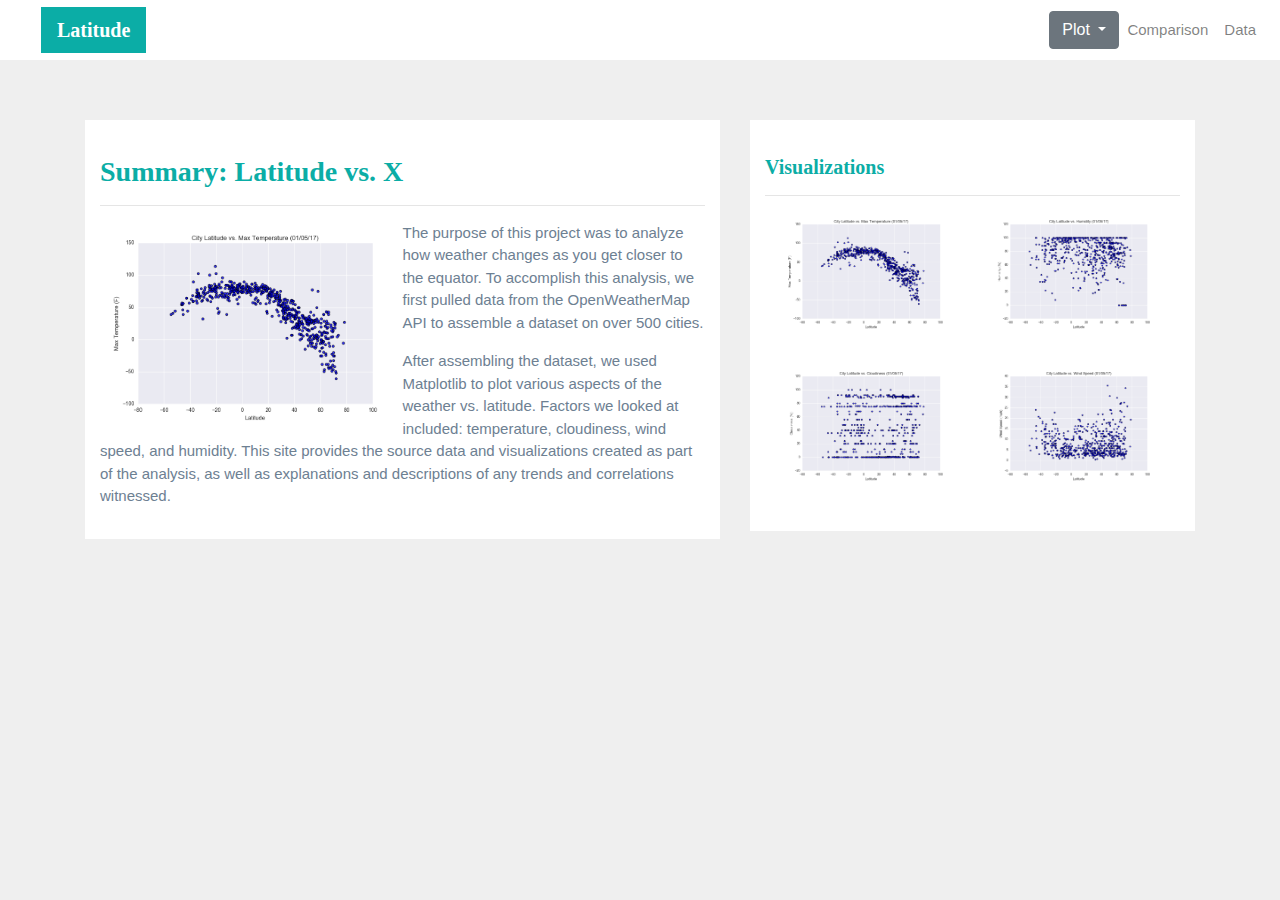
<file: HTML/index.html>
<!DOCTYPE html>
<html>

<head>
  <meta charset="utf-8" />
  <title>Bootstrap Visualization Dashboard</title>
  <meta name="viewport" content="width=device-width, initial-scale=1">

  <!-- Bootstrap CSS -->
  <link rel="stylesheet" href="https://maxcdn.bootstrapcdn.com/bootstrap/4.0.0/css/bootstrap.min.css" integrity="sha384-Gn5384xqQ1aoWXA+058RXPxPg6fy4IWvTNh0E263XmFcJlSAwiGgFAW/dAiS6JXm"
    crossorigin="anonymous">

  <!--CSS Link-->
  <link rel="stylesheet" type="text/css" href="style.css">

</head>

<body>
  <!-- Navigation Section -->
  <div class="navigation">
    <nav class="navbar navbar-expand-lg navbar-light">
      <a class="navbar-brand" style="background-color:  rgb(11, 173, 166);" href="index.html">Latitude</a>
      <button class="navbar-toggler  border border-white" type="button" data-toggle="collapse" data-target="#navbarNavDropdown"
        aria-controls="navbarNavDropdown" aria-expanded="false" aria-label="Toggle navigation">
        <span class="navbar-toggler-icon"></span>
      </button>
      <div class="collapse navbar-collapse" id="navbarNavDropdown">
        <ul class="navbar-nav ml-auto">
                <div class="dropdown">
                        <button class="btn btn-secondary dropdown-toggle" type="button" id="dropdownMenuButton" data-toggle="dropdown" aria-haspopup="true" aria-expanded="false">
                          Plot
                        </button>
                        <div class="dropdown-menu" aria-labelledby="dropdownMenuButton">
                          <a class="dropdown-item" href="maxtemp.html">Max Temperature</a>
                          <a class="dropdown-item" href="humidity.html">Humidity</a>
                          <a class="dropdown-item" href="cloud.html">Cloudiness</a>
                          <a class="dropdown-item" href="wind.html">Wind Speed</a>
                        </div>
                      </div>
          
            <!-- <li class="nav-item dropdown">
            <a class="nav-link dropdown-toggle" href="#" id="navbarDropdownMenuLink" data-toggle="dropdown"
              aria-haspopup="true" aria-expanded="false">
              Plots
              <span class="caret"></span>
            </a>
            <ul class="dropdown-menu" aria-labelledby="navbarDropdownMenuLink">
                <li>
                    <a class="dropdown-item" href="maxtemp.html">Max Temperature</a>
                </li>
                <li>
                    <a class="dropdown-item" href="humidity.html">Humidity</a>
                </li>
                <li>
                    <a class="dropdown-item" href="cloud.html">Cloudiness</a>
                </li>
                <li>
                    <a class="dropdown-item" href="wind.html">Wind Speed</a>
                </li>                              
            </ul> -->
          </li>
          <li class="nav-item">
            <a class="nav-link" href="comparisons.html">Comparison</a>
          </li>
          <li class="nav-item">
            <a class="nav-link" href="data.html">Data</a>
          </li>

        </ul>
      </div>
    </nav>
  </div>
  <!-- Content Section -->
  <div class="container">
    <div class="row">
      <div class="col-lg-7 col-md-12">
        <!-- Left box  -->
        <div class="box">
          <h3 class="title">Summary: Latitude vs. X</h3>
          <hr>
          <img src="Resources/assets/images/Fig1.png" class="vizualization rounded float-left" alt="Max Temperature Graph">
          <p>The purpose of this project was to analyze how weather changes as you get closer to the equator. To
            accomplish this analysis, we first pulled data from the OpenWeatherMap API to assemble a dataset on over
            500 cities.</p>
          <p>After assembling the dataset, we used Matplotlib to plot various aspects of the weather vs. latitude.
            Factors we looked at included: temperature, cloudiness, wind speed, and humidity. This site provides the
            source data and visualizations created as part of the analysis, as well as explanations and descriptions of
            any trends and correlations witnessed.</p>
        </div>
      </div>
      <div class="col-lg-5 col-md-12">
        <!-- Right Box -->
        <div class="box">
          <h5 class="title">Visualizations</h5>
          <hr>


          <div class="container">
            <div class="row" style="padding-bottom: 30px;">
              <div class="col-6">
                <a href="max_temperature.html">
                  <img class="panel" src="Resources/assets/images/Fig1.png" alt="Max Temperature Image">
                </a>
              </div>
              <div class="col-6">
                <a href="humidity.html">
                  <img class="panel" src="Resources/assets/images/Fig2.png" alt="Humidity Graph">
                </a>
              </div>
            </div>

            <div class="row" style="padding-bottom: 30px;">
              <div class="col-6">
                <a href="cloudiness.html">
                  <img class="panel" src="Resources/assets/images/Fig3.png" alt="Cloudiness Graph">
                </a>
              </div>
              <div class="col-6">
                <a href="wind_speed.html">
                  <img class="panel" src="Resources/assets/images/Fig4.png" alt="Wind Speed Graph">
                </a>
              </div>


            </div>
          </div>


        </div>
      </div>
    </div>
  </div>

 <!-- Bootstrap JS -->
 <script src="https://code.jquery.com/jquery-3.2.1.slim.min.js" integrity="sha384-KJ3o2DKtIkvYIK3UENzmM7KCkRr/rE9/Qpg6aAZGJwFDMVNA/GpGFF93hXpG5KkN"
 crossorigin="anonymous"></script>
<script src="https://cdnjs.cloudflare.com/ajax/libs/popper.js/1.12.9/umd/popper.min.js" integrity="sha384-ApNbgh9B+Y1QKtv3Rn7W3mgPxhU9K/ScQsAP7hUibX39j7fakFPskvXusvfa0b4Q"
 crossorigin="anonymous"></script>
<script src="https://maxcdn.bootstrapcdn.com/bootstrap/4.0.0/js/bootstrap.min.js" integrity="sha384-JZR6Spejh4U02d8jOt6vLEHfe/JQGiRRSQQxSfFWpi1MquVdAyjUar5+76PVCmYl"
 crossorigin="anonymous"></script>


</body>



</html>
</file>
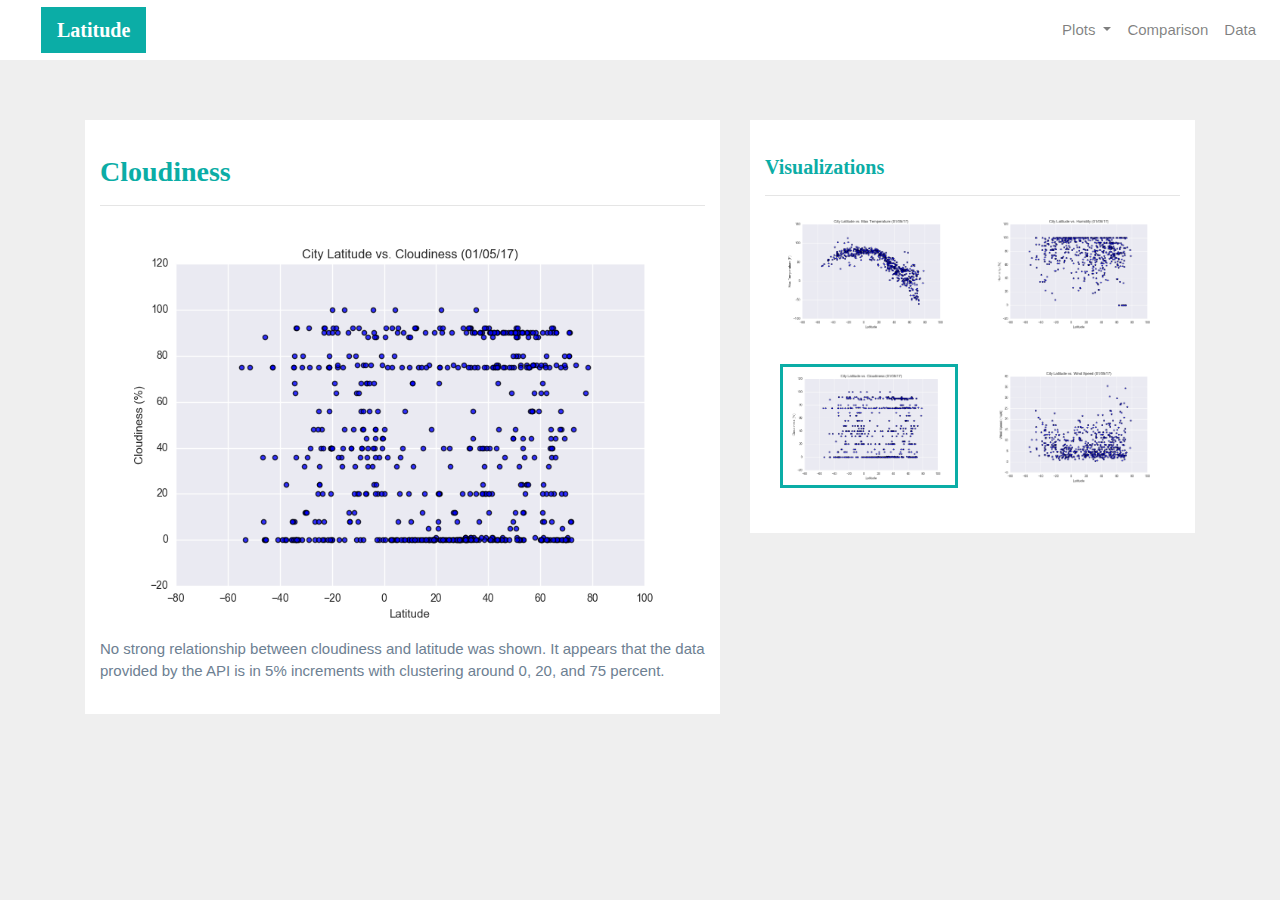
<file: HTML/cloud.html>
<!DOCTYPE html>
<html>

<head>
  <meta charset="utf-8" />
  <meta http-equiv="X-UA-Compatible" content="IE=edge">
  <title>Cloudiness</title>
  <meta name="viewport" content="width=device-width, initial-scale=1">

  <!-- Bootstrap CSS -->
  <link rel="stylesheet" href="https://maxcdn.bootstrapcdn.com/bootstrap/4.0.0/css/bootstrap.min.css" integrity="sha384-Gn5384xqQ1aoWXA+058RXPxPg6fy4IWvTNh0E263XmFcJlSAwiGgFAW/dAiS6JXm"
    crossorigin="anonymous">

  <!--CSS Link-->
  <link rel="stylesheet" type="text/css" href="style.css">

</head>

<body>
  <!-- Navigation Section -->
  <div class="navigation">
    <nav class="navbar navbar-expand-lg navbar-light">
      <a class="navbar-brand" style="background-color:  rgb(11, 173, 166);" href="index.html">Latitude</a>
      <button class="navbar-toggler border border-white" type="button" data-toggle="collapse" data-target="#navbarNavDropdown"
        aria-controls="navbarNavDropdown" aria-expanded="false" aria-label="Toggle navigation">
        <span class="navbar-toggler-icon"></span>
      </button>
      <div class="collapse navbar-collapse" id="navbarNavDropdown">
        <ul class="navbar-nav ml-auto">
          <li class="nav-item dropdown">
            <a class="nav-link dropdown-toggle" href="#" id="navbarDropdownMenuLink" data-toggle="dropdown"
              aria-haspopup="true" aria-expanded="false">
              Plots
            </a>
            <div class="dropdown-menu" aria-labelledby="navbarDropdownMenuLink">
              <a class="dropdown-item" href="maxtemp.html">Max Temperature</a>
              <a class="dropdown-item" href="humidity.html">Humidity</a>
              <a class="dropdown-item active" href="cloud.html">Cloudiness</a>
              <a class="dropdown-item" href="wind.html">Wind Speed</a>
            </div>
          </li>
          <li class="nav-item">
            <a class="nav-link" href="comparisons.html">Comparison</a>
          </li>
          <li class="nav-item">
            <a class="nav-link" href="data.html">Data</a>
          </li>

        </ul>
      </div>
    </nav>
  </div>
  <!-- Content Section -->
  <div class="container">
    <div class="row">
      <div class="col-lg-7 col-md-12">
        <!-- Left box  -->
        <div class="box">
          <h3 class="title">Cloudiness</h3>
          <hr>
          <img src="Resources/assets/images/Fig3.png" alt="Cloudines Graph">
          <p>No strong relationship between cloudiness and latitude was shown. It appears that the data provided by the API is in 5% increments with clustering around 0, 20, and 75 percent.</p>
        </div>
      </div>
      <div class="col-lg-5 col-md-12">
        <!-- Right Box -->
        <div class="box">
          <h5 class="title">Visualizations</h5>
          <hr>


          <div class="container">
            <div class="row" style="padding-bottom: 30px;">
              <div class="col-6">
                <a href="maxtemp.html">
                  <img class="panel" src="Resources/assets/images/Fig1.png" alt="Max Temperature Image">
                </a>
              </div>
              <div class="col-6">
                <a href="humidity.html">
                  <img class="panel" src="Resources/assets/images/Fig2.png" alt="Humidity Graph">
                </a>
              </div>
            </div>

            <div class="row" style="padding-bottom: 30px;">
              <div class="col-6">
                <a href="cloud.html">
                  <img class="panel active" src="Resources/assets/images/Fig3.png" alt="Cloudiness Graph">
                </a>
              </div>
              <div class="col-6">
                <a href="wind.html">
                  <img class="panel" src="Resources/assets/images/Fig4.png" alt="Wind Speed Graph">
                </a>
              </div>


            </div>
          </div>


        </div>
      </div>
    </div>
  </div>
  
  <!-- Bootstrap JS -->
  <script src="https://code.jquery.com/jquery-3.2.1.slim.min.js" integrity="sha384-KJ3o2DKtIkvYIK3UENzmM7KCkRr/rE9/Qpg6aAZGJwFDMVNA/GpGFF93hXpG5KkN"
  crossorigin="anonymous"></script>
 <script src="https://cdnjs.cloudflare.com/ajax/libs/popper.js/1.12.9/umd/popper.min.js" integrity="sha384-ApNbgh9B+Y1QKtv3Rn7W3mgPxhU9K/ScQsAP7hUibX39j7fakFPskvXusvfa0b4Q"
  crossorigin="anonymous"></script>
 <script src="https://maxcdn.bootstrapcdn.com/bootstrap/4.0.0/js/bootstrap.min.js" integrity="sha384-JZR6Spejh4U02d8jOt6vLEHfe/JQGiRRSQQxSfFWpi1MquVdAyjUar5+76PVCmYl"
  crossorigin="anonymous"></script>
</body>

</html>
</file>
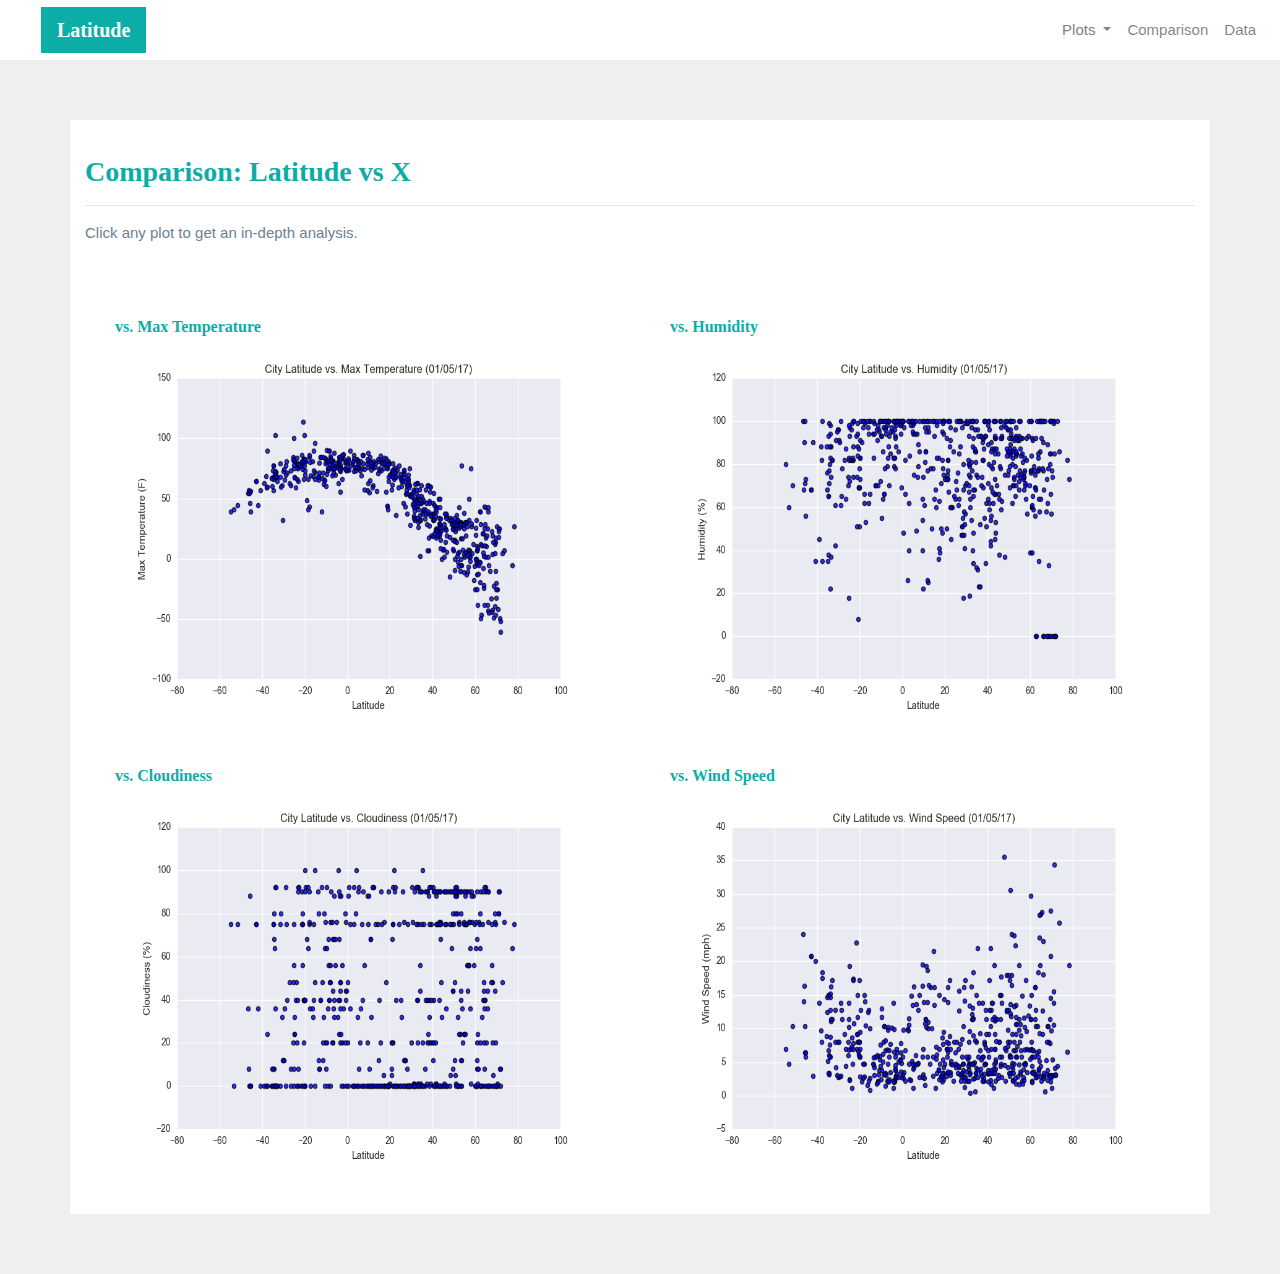
<file: HTML/comparisons.html>
<!DOCTYPE html>
<html>

<head>
  <meta charset="utf-8" />
  <meta http-equiv="X-UA-Compatible" content="IE=edge">
  <title>Comparisons</title>
  <meta name="viewport" content="width=device-width, initial-scale=1">

  <!-- Bootstrap CSS -->
  <link rel="stylesheet" href="https://maxcdn.bootstrapcdn.com/bootstrap/4.0.0/css/bootstrap.min.css" integrity="sha384-Gn5384xqQ1aoWXA+058RXPxPg6fy4IWvTNh0E263XmFcJlSAwiGgFAW/dAiS6JXm"
    crossorigin="anonymous">

  <!--CSS Link-->
  <link rel="stylesheet" type="text/css" href="style.css">

</head>

<body>
  <!-- Navigation Section -->
  <div class="navigation">
    <nav class="navbar navbar-expand-lg navbar-light">
      <a class="navbar-brand" style="background-color: rgb(11, 173, 166);" href="index.html">Latitude</a>
      <button class="navbar-toggler  border border-white" type="button" data-toggle="collapse" data-target="#navbarNavDropdown"
        aria-controls="navbarNavDropdown" aria-expanded="false" aria-label="Toggle navigation">
        <span class="navbar-toggler-icon"></span>
      </button>
      <div class="collapse navbar-collapse" id="navbarNavDropdown">
        <ul class="navbar-nav ml-auto">
          <li class="nav-item dropdown">
            <a class="nav-link dropdown-toggle" href="#" id="navbarDropdownMenuLink" data-toggle="dropdown"
              aria-haspopup="true" aria-expanded="false" style="color: gray">
              Plots
            </a>
            <div class="dropdown-menu" aria-labelledby="navbarDropdownMenuLink">
              <a class="dropdown-item" href="maxtemp.html">Max Temperature</a>
              <a class="dropdown-item" href="humidity.html">Humidity</a>
              <a class="dropdown-item" href="cloud.html">Cloudiness</a>
              <a class="dropdown-item" href="wind.html">Wind Speed</a>
            </div>
          </li>
          <li class="nav-item">
            <a class="nav-link" href="comparisons.html">Comparison</a>
          </li>
          <li class="nav-item">
            <a class="nav-link" href="data.html">Data</a>
          </li>

        </ul>
      </div>
    </nav>
  </div>
  <!-- Content Section -->
  <div class="container">
    <div class="row">
      <div>
        <!-- Left box  -->
        <div class="box">
          <h3 class="title">Comparison: Latitude vs X</h3>
          <hr>
          <p>Click any plot to get an in-depth analysis.</p>
          <div class="container" style="padding-bottom: 40px;">
            <div class="row">
              <div class="col-lg-6" style="padding: 30px;">
                <div class="title">vs. Max Temperature</div>
                <a href="maxtemp.html">
                  <img class="panel" src="Resources/assets/images/Fig1.png" alt="Max Temperature Image">
                </a>
              </div>
              <div class="col-lg-6" style="padding: 30px;">
                <div class="title">vs. Humidity</div>
                <a href="humidity.html">
                  <img class="panel" src="Resources/assets/images/Fig2.png" alt="Humidity Graph">
                </a>
              </div>
            </div>

            <div class="row">
              <div class="col-lg-6" style="padding: 30px;">
                <div class="title">vs. Cloudiness</div>
                <a href="cloud.html">
                  <img class="panel" src="Resources/assets/images/Fig3.png" alt="Cloudiness Graph">
                </a>

              </div>
              <div class="col-lg-6" style="padding: 30px;">
                <div class="title">vs. Wind Speed</div>
                <a href="wind.html">
                  <img class="panel" src="Resources/assets/images/Fig4.png" alt="Wind Speed Graph">
                </a>
              </div>
            </div>
          </div>
        </div>
      </div>
    </div>
  </div>

 <!-- Bootstrap JS -->
<script src="https://code.jquery.com/jquery-3.2.1.slim.min.js" integrity="sha384-KJ3o2DKtIkvYIK3UENzmM7KCkRr/rE9/Qpg6aAZGJwFDMVNA/GpGFF93hXpG5KkN"
 crossorigin="anonymous"></script>
<script src="https://cdnjs.cloudflare.com/ajax/libs/popper.js/1.12.9/umd/popper.min.js" integrity="sha384-ApNbgh9B+Y1QKtv3Rn7W3mgPxhU9K/ScQsAP7hUibX39j7fakFPskvXusvfa0b4Q"
 crossorigin="anonymous"></script>
<script src="https://maxcdn.bootstrapcdn.com/bootstrap/4.0.0/js/bootstrap.min.js" integrity="sha384-JZR6Spejh4U02d8jOt6vLEHfe/JQGiRRSQQxSfFWpi1MquVdAyjUar5+76PVCmYl"
 crossorigin="anonymous"></script>
</body>

</html>
</file>
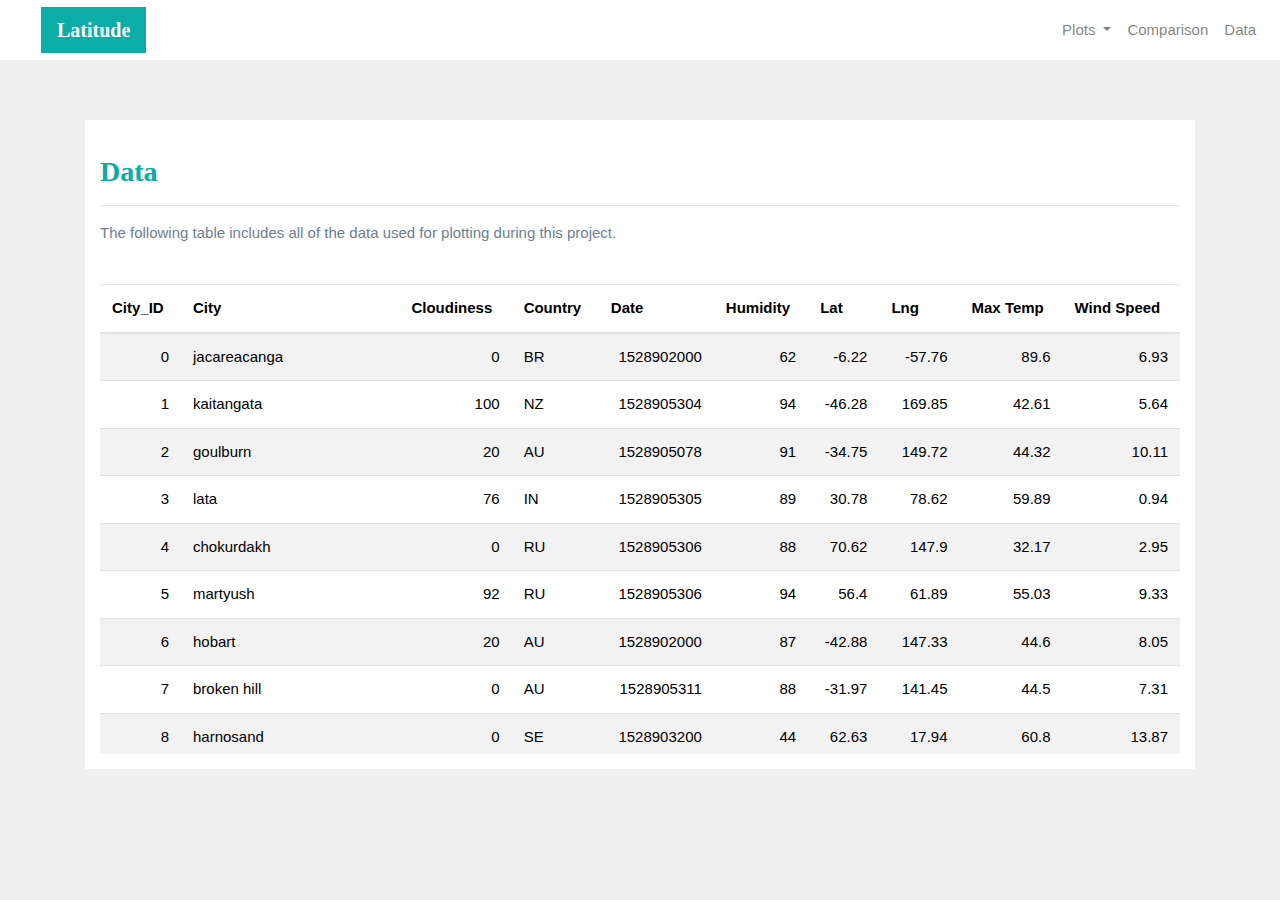
<file: HTML/data.html>
<!DOCTYPE html>
<html>

<head>
  <meta charset="utf-8" />
   <title>Data</title>
    <!-- Bootstrap CSS -->
  <link rel="stylesheet" href="https://maxcdn.bootstrapcdn.com/bootstrap/4.0.0/css/bootstrap.min.css" integrity="sha384-Gn5384xqQ1aoWXA+058RXPxPg6fy4IWvTNh0E263XmFcJlSAwiGgFAW/dAiS6JXm"
    crossorigin="anonymous">

  <!--CSS Link-->
  <link rel="stylesheet" type="text/css" href="style.css">

</head>

<body>
  <!-- Navigation Section -->
  <div class="navigation">
    <nav class="navbar navbar-expand-lg navbar-light">
      <a class="navbar-brand" style="background-color: rgb(11, 173, 166);" href="index.html">Latitude</a>
      <button class="navbar-toggler border border-white" type="button" data-toggle="collapse" data-target="#navbarNavDropdown"
        aria-controls="navbarNavDropdown" aria-expanded="false" aria-label="Toggle navigation">
        <span class="navbar-toggler-icon"></span>
      </button>
      <div class="collapse navbar-collapse" id="navbarNavDropdown">
        <ul class="navbar-nav ml-auto">
          <li class="nav-item dropdown">
            <a class="nav-link dropdown-toggle" href="#" id="navbarDropdownMenuLink" data-toggle="dropdown"
              aria-haspopup="true" aria-expanded="false">
              Plots
            </a>
            <div class="dropdown-menu" aria-labelledby="navbarDropdownMenuLink">
              <a class="dropdown-item" href="max_temperature.html">Max Temperature</a>
              <a class="dropdown-item" href="humidity.html">Humidity</a>
              <a class="dropdown-item" href="cloudiness.html">Cloudiness</a>
              <a class="dropdown-item" href="wind_speed.html">Wind Speed</a>
            </div>
          </li>
          <li class="nav-item">
            <a class="nav-link" href="comparisons.html">Comparison</a>
          </li>
          <li class="nav-item">
            <a class="nav-link" href="data.html">Data</a>
          </li>

        </ul>
      </div>
    </nav>
  </div>
  <!-- Content Section -->
  <div class="container">
    <div class="box">
      <h3 class="title">Data</h3>
      <hr>
      <p>The following table includes all of the data used for plotting during this project.</p>
      <br>
      <div class="table-responsive" style="overflow-x:auto; overflow-y:auto; max-height:470px; max-width: auto;">
        <table class="table table-striped">
          <thead>
            <tr>
              <th title="Field #1">City_ID</th>
              <th title="Field #2">City</th>
              <th title="Field #3">Cloudiness</th>
              <th title="Field #4">Country</th>
              <th title="Field #5">Date</th>
              <th title="Field #6">Humidity</th>
              <th title="Field #7">Lat</th>
              <th title="Field #8">Lng</th>
              <th title="Field #9">Max Temp</th>
              <th title="Field #10">Wind Speed</th>
            </tr>
          </thead>
          <tbody>
            <tr>
              <td align="right">0</td>
              <td>jacareacanga</td>
              <td align="right">0</td>
              <td>BR</td>
              <td align="right">1528902000</td>
              <td align="right">62</td>
              <td align="right">-6.22</td>
              <td align="right">-57.76</td>
              <td align="right">89.6</td>
              <td align="right">6.93</td>
            </tr>
            <tr>
              <td align="right">1</td>
              <td>kaitangata</td>
              <td align="right">100</td>
              <td>NZ</td>
              <td align="right">1528905304</td>
              <td align="right">94</td>
              <td align="right">-46.28</td>
              <td align="right">169.85</td>
              <td align="right">42.61</td>
              <td align="right">5.64</td>
            </tr>
            <tr>
              <td align="right">2</td>
              <td>goulburn</td>
              <td align="right">20</td>
              <td>AU</td>
              <td align="right">1528905078</td>
              <td align="right">91</td>
              <td align="right">-34.75</td>
              <td align="right">149.72</td>
              <td align="right">44.32</td>
              <td align="right">10.11</td>
            </tr>
            <tr>
              <td align="right">3</td>
              <td>lata</td>
              <td align="right">76</td>
              <td>IN</td>
              <td align="right">1528905305</td>
              <td align="right">89</td>
              <td align="right">30.78</td>
              <td align="right">78.62</td>
              <td align="right">59.89</td>
              <td align="right">0.94</td>
            </tr>
            <tr>
              <td align="right">4</td>
              <td>chokurdakh</td>
              <td align="right">0</td>
              <td>RU</td>
              <td align="right">1528905306</td>
              <td align="right">88</td>
              <td align="right">70.62</td>
              <td align="right">147.9</td>
              <td align="right">32.17</td>
              <td align="right">2.95</td>
            </tr>
            <tr>
              <td align="right">5</td>
              <td>martyush</td>
              <td align="right">92</td>
              <td>RU</td>
              <td align="right">1528905306</td>
              <td align="right">94</td>
              <td align="right">56.4</td>
              <td align="right">61.89</td>
              <td align="right">55.03</td>
              <td align="right">9.33</td>
            </tr>
            <tr>
              <td align="right">6</td>
              <td>hobart</td>
              <td align="right">20</td>
              <td>AU</td>
              <td align="right">1528902000</td>
              <td align="right">87</td>
              <td align="right">-42.88</td>
              <td align="right">147.33</td>
              <td align="right">44.6</td>
              <td align="right">8.05</td>
            </tr>
            <tr>
              <td align="right">7</td>
              <td>broken hill</td>
              <td align="right">0</td>
              <td>AU</td>
              <td align="right">1528905311</td>
              <td align="right">88</td>
              <td align="right">-31.97</td>
              <td align="right">141.45</td>
              <td align="right">44.5</td>
              <td align="right">7.31</td>
            </tr>
            <tr>
              <td align="right">8</td>
              <td>harnosand</td>
              <td align="right">0</td>
              <td>SE</td>
              <td align="right">1528903200</td>
              <td align="right">44</td>
              <td align="right">62.63</td>
              <td align="right">17.94</td>
              <td align="right">60.8</td>
              <td align="right">13.87</td>
            </tr>
            <tr>
              <td align="right">9</td>
              <td>tuatapere</td>
              <td align="right">0</td>
              <td>NZ</td>
              <td align="right">1528905312</td>
              <td align="right">100</td>
              <td align="right">-46.13</td>
              <td align="right">167.69</td>
              <td align="right">38.92</td>
              <td align="right">3.4</td>
            </tr>
            <tr>
              <td align="right">10</td>
              <td>puerto ayora</td>
              <td align="right">90</td>
              <td>EC</td>
              <td align="right">1528902000</td>
              <td align="right">69</td>
              <td align="right">-0.74</td>
              <td align="right">-90.35</td>
              <td align="right">77.0</td>
              <td align="right">13.87</td>
            </tr>
            <tr>
              <td align="right">11</td>
              <td>havre-saint-pierre</td>
              <td align="right">75</td>
              <td>CA</td>
              <td align="right">1528902000</td>
              <td align="right">58</td>
              <td align="right">50.23</td>
              <td align="right">-63.6</td>
              <td align="right">53.6</td>
              <td align="right">19.46</td>
            </tr>
            <tr>
              <td align="right">12</td>
              <td>punta arenas</td>
              <td align="right">0</td>
              <td>CL</td>
              <td align="right">1528902000</td>
              <td align="right">100</td>
              <td align="right">-53.16</td>
              <td align="right">-70.91</td>
              <td align="right">35.6</td>
              <td align="right">9.17</td>
            </tr>
            <tr>
              <td align="right">13</td>
              <td>tasiilaq</td>
              <td align="right">75</td>
              <td>GL</td>
              <td align="right">1528901400</td>
              <td align="right">60</td>
              <td align="right">65.61</td>
              <td align="right">-37.64</td>
              <td align="right">39.2</td>
              <td align="right">2.24</td>
            </tr>
            <tr>
              <td align="right">14</td>
              <td>chapais</td>
              <td align="right">40</td>
              <td>CA</td>
              <td align="right">1528902000</td>
              <td align="right">38</td>
              <td align="right">49.78</td>
              <td align="right">-74.86</td>
              <td align="right">59.0</td>
              <td align="right">10.29</td>
            </tr>
            <tr>
              <td align="right">15</td>
              <td>avarua</td>
              <td align="right">40</td>
              <td>CK</td>
              <td align="right">1528902000</td>
              <td align="right">56</td>
              <td align="right">-21.21</td>
              <td align="right">-159.78</td>
              <td align="right">73.4</td>
              <td align="right">10.29</td>
            </tr>
            <tr>
              <td align="right">16</td>
              <td>hofn</td>
              <td align="right">75</td>
              <td>IS</td>
              <td align="right">1528902000</td>
              <td align="right">87</td>
              <td align="right">64.25</td>
              <td align="right">-15.21</td>
              <td align="right">51.8</td>
              <td align="right">8.05</td>
            </tr>
            <tr>
              <td align="right">17</td>
              <td>yukamenskoye</td>
              <td align="right">92</td>
              <td>RU</td>
              <td align="right">1528905315</td>
              <td align="right">98</td>
              <td align="right">57.89</td>
              <td align="right">52.24</td>
              <td align="right">56.65</td>
              <td align="right">10.22</td>
            </tr>
            <tr>
              <td align="right">18</td>
              <td>khandbari</td>
              <td align="right">80</td>
              <td>NP</td>
              <td align="right">1528905315</td>
              <td align="right">67</td>
              <td align="right">27.38</td>
              <td align="right">87.21</td>
              <td align="right">44.59</td>
              <td align="right">1.39</td>
            </tr>
            <tr>
              <td align="right">19</td>
              <td>bethel</td>
              <td align="right">1</td>
              <td>US</td>
              <td align="right">1528901580</td>
              <td align="right">93</td>
              <td align="right">60.79</td>
              <td align="right">-161.76</td>
              <td align="right">44.6</td>
              <td align="right">8.05</td>
            </tr>
            <tr>
              <td align="right">20</td>
              <td>ushuaia</td>
              <td align="right">75</td>
              <td>AR</td>
              <td align="right">1528902000</td>
              <td align="right">64</td>
              <td align="right">-54.81</td>
              <td align="right">-68.31</td>
              <td align="right">41.0</td>
              <td align="right">3.36</td>
            </tr>
            <tr>
              <td align="right">21</td>
              <td>east london</td>
              <td align="right">0</td>
              <td>ZA</td>
              <td align="right">1528902000</td>
              <td align="right">37</td>
              <td align="right">-33.02</td>
              <td align="right">27.91</td>
              <td align="right">69.8</td>
              <td align="right">5.82</td>
            </tr>
            <tr>
              <td align="right">22</td>
              <td>bluff</td>
              <td align="right">76</td>
              <td>AU</td>
              <td align="right">1528905321</td>
              <td align="right">76</td>
              <td align="right">-23.58</td>
              <td align="right">149.07</td>
              <td align="right">61.96</td>
              <td align="right">4.74</td>
            </tr>
            <tr>
              <td align="right">23</td>
              <td>mount isa</td>
              <td align="right">75</td>
              <td>AU</td>
              <td align="right">1528902000</td>
              <td align="right">100</td>
              <td align="right">-20.73</td>
              <td align="right">139.49</td>
              <td align="right">64.4</td>
              <td align="right">3.29</td>
            </tr>
            <tr>
              <td align="right">24</td>
              <td>pevek</td>
              <td align="right">0</td>
              <td>RU</td>
              <td align="right">1528905321</td>
              <td align="right">71</td>
              <td align="right">69.7</td>
              <td align="right">170.27</td>
              <td align="right">36.94</td>
              <td align="right">6.98</td>
            </tr>
            <tr>
              <td align="right">25</td>
              <td>gao</td>
              <td align="right">24</td>
              <td>ML</td>
              <td align="right">1528905321</td>
              <td align="right">16</td>
              <td align="right">16.28</td>
              <td align="right">-0.04</td>
              <td align="right">110.02</td>
              <td align="right">4.97</td>
            </tr>
            <tr>
              <td align="right">26</td>
              <td>cabo san lucas</td>
              <td align="right">75</td>
              <td>MX</td>
              <td align="right">1528901160</td>
              <td align="right">74</td>
              <td align="right">22.89</td>
              <td align="right">-109.91</td>
              <td align="right">84.2</td>
              <td align="right">10.29</td>
            </tr>
            <tr>
              <td align="right">27</td>
              <td>sao filipe</td>
              <td align="right">0</td>
              <td>CV</td>
              <td align="right">1528905323</td>
              <td align="right">88</td>
              <td align="right">14.9</td>
              <td align="right">-24.5</td>
              <td align="right">75.73</td>
              <td align="right">13.02</td>
            </tr>
            <tr>
              <td align="right">28</td>
              <td>tiksi</td>
              <td align="right">44</td>
              <td>RU</td>
              <td align="right">1528905298</td>
              <td align="right">58</td>
              <td align="right">71.64</td>
              <td align="right">128.87</td>
              <td align="right">57.73</td>
              <td align="right">10.11</td>
            </tr>
            <tr>
              <td align="right">29</td>
              <td>busselton</td>
              <td align="right">92</td>
              <td>AU</td>
              <td align="right">1528905323</td>
              <td align="right">100</td>
              <td align="right">-33.64</td>
              <td align="right">115.35</td>
              <td align="right">60.43</td>
              <td align="right">10.56</td>
            </tr>
            <tr>
              <td align="right">30</td>
              <td>alofi</td>
              <td align="right">76</td>
              <td>NU</td>
              <td align="right">1528902000</td>
              <td align="right">88</td>
              <td align="right">-19.06</td>
              <td align="right">-169.92</td>
              <td align="right">71.6</td>
              <td align="right">3.36</td>
            </tr>
            <tr>
              <td align="right">31</td>
              <td>ola</td>
              <td align="right">75</td>
              <td>RU</td>
              <td align="right">1528902000</td>
              <td align="right">100</td>
              <td align="right">59.58</td>
              <td align="right">151.3</td>
              <td align="right">42.8</td>
              <td align="right">7.76</td>
            </tr>
            <tr>
              <td align="right">32</td>
              <td>atar</td>
              <td align="right">20</td>
              <td>MR</td>
              <td align="right">1528902000</td>
              <td align="right">19</td>
              <td align="right">20.52</td>
              <td align="right">-13.05</td>
              <td align="right">91.4</td>
              <td align="right">9.17</td>
            </tr>
            <tr>
              <td align="right">33</td>
              <td>rikitea</td>
              <td align="right">0</td>
              <td>PF</td>
              <td align="right">1528905325</td>
              <td align="right">100</td>
              <td align="right">-23.12</td>
              <td align="right">-134.97</td>
              <td align="right">73.57</td>
              <td align="right">8.66</td>
            </tr>
            <tr>
              <td align="right">34</td>
              <td>hermanus</td>
              <td align="right">0</td>
              <td>ZA</td>
              <td align="right">1528905325</td>
              <td align="right">24</td>
              <td align="right">-34.42</td>
              <td align="right">19.24</td>
              <td align="right">77.17</td>
              <td align="right">8.66</td>
            </tr>
            <tr>
              <td align="right">35</td>
              <td>ponta delgada</td>
              <td align="right">75</td>
              <td>PT</td>
              <td align="right">1528903800</td>
              <td align="right">88</td>
              <td align="right">37.73</td>
              <td align="right">-25.67</td>
              <td align="right">71.6</td>
              <td align="right">12.75</td>
            </tr>
            <tr>
              <td align="right">36</td>
              <td>bambari</td>
              <td align="right">24</td>
              <td>CF</td>
              <td align="right">1528905326</td>
              <td align="right">84</td>
              <td align="right">5.77</td>
              <td align="right">20.68</td>
              <td align="right">81.85</td>
              <td align="right">7.65</td>
            </tr>
            <tr>
              <td align="right">37</td>
              <td>cap malheureux</td>
              <td align="right">75</td>
              <td>MU</td>
              <td align="right">1528902000</td>
              <td align="right">69</td>
              <td align="right">-19.98</td>
              <td align="right">57.61</td>
              <td align="right">75.2</td>
              <td align="right">14.99</td>
            </tr>
            <tr>
              <td align="right">38</td>
              <td>puerto escondido</td>
              <td align="right">75</td>
              <td>MX</td>
              <td align="right">1528901100</td>
              <td align="right">65</td>
              <td align="right">15.86</td>
              <td align="right">-97.07</td>
              <td align="right">80.6</td>
              <td align="right">3.36</td>
            </tr>
            <tr>
              <td align="right">39</td>
              <td>qaanaaq</td>
              <td align="right">32</td>
              <td>GL</td>
              <td align="right">1528905330</td>
              <td align="right">100</td>
              <td align="right">77.48</td>
              <td align="right">-69.36</td>
              <td align="right">31.45</td>
              <td align="right">6.31</td>
            </tr>
            <tr>
              <td align="right">40</td>
              <td>new norfolk</td>
              <td align="right">20</td>
              <td>AU</td>
              <td align="right">1528902000</td>
              <td align="right">87</td>
              <td align="right">-42.78</td>
              <td align="right">147.06</td>
              <td align="right">44.6</td>
              <td align="right">8.05</td>
            </tr>
            <tr>
              <td align="right">41</td>
              <td>najran</td>
              <td align="right">40</td>
              <td>SA</td>
              <td align="right">1528902000</td>
              <td align="right">13</td>
              <td align="right">17.54</td>
              <td align="right">44.22</td>
              <td align="right">98.6</td>
              <td align="right">11.41</td>
            </tr>
            <tr>
              <td align="right">42</td>
              <td>isla mujeres</td>
              <td align="right">90</td>
              <td>MX</td>
              <td align="right">1528904340</td>
              <td align="right">100</td>
              <td align="right">21.23</td>
              <td align="right">-86.73</td>
              <td align="right">75.2</td>
              <td align="right">16.11</td>
            </tr>
            <tr>
              <td align="right">43</td>
              <td>mar del plata</td>
              <td align="right">0</td>
              <td>AR</td>
              <td align="right">1528905297</td>
              <td align="right">100</td>
              <td align="right">-46.43</td>
              <td align="right">-67.52</td>
              <td align="right">32.53</td>
              <td align="right">7.31</td>
            </tr>
            <tr>
              <td align="right">44</td>
              <td>provideniya</td>
              <td align="right">0</td>
              <td>RU</td>
              <td align="right">1528905332</td>
              <td align="right">91</td>
              <td align="right">64.42</td>
              <td align="right">-173.23</td>
              <td align="right">40.63</td>
              <td align="right">10.78</td>
            </tr>
            <tr>
              <td align="right">45</td>
              <td>jamestown</td>
              <td align="right">12</td>
              <td>AU</td>
              <td align="right">1528905333</td>
              <td align="right">88</td>
              <td align="right">-33.21</td>
              <td align="right">138.6</td>
              <td align="right">43.15</td>
              <td align="right">10.89</td>
            </tr>
            <tr>
              <td align="right">46</td>
              <td>medicine hat</td>
              <td align="right">20</td>
              <td>CA</td>
              <td align="right">1528902000</td>
              <td align="right">34</td>
              <td align="right">50.04</td>
              <td align="right">-110.68</td>
              <td align="right">66.2</td>
              <td align="right">14.99</td>
            </tr>
            <tr>
              <td align="right">47</td>
              <td>katsuura</td>
              <td align="right">8</td>
              <td>JP</td>
              <td align="right">1528905334</td>
              <td align="right">88</td>
              <td align="right">33.93</td>
              <td align="right">134.5</td>
              <td align="right">62.05</td>
              <td align="right">7.54</td>
            </tr>
            <tr>
              <td align="right">48</td>
              <td>aklavik</td>
              <td align="right">20</td>
              <td>CA</td>
              <td align="right">1528902000</td>
              <td align="right">53</td>
              <td align="right">68.22</td>
              <td align="right">-135.01</td>
              <td align="right">51.8</td>
              <td align="right">11.41</td>
            </tr>
            <tr>
              <td align="right">49</td>
              <td>tuktoyaktuk</td>
              <td align="right">20</td>
              <td>CA</td>
              <td align="right">1528902000</td>
              <td align="right">61</td>
              <td align="right">69.44</td>
              <td align="right">-133.03</td>
              <td align="right">46.4</td>
              <td align="right">6.93</td>
            </tr>
            <tr>
              <td align="right">50</td>
              <td>kapaa</td>
              <td align="right">90</td>
              <td>US</td>
              <td align="right">1528901760</td>
              <td align="right">88</td>
              <td align="right">22.08</td>
              <td align="right">-159.32</td>
              <td align="right">75.2</td>
              <td align="right">14.99</td>
            </tr>
            <tr>
              <td align="right">51</td>
              <td>mildura</td>
              <td align="right">0</td>
              <td>AU</td>
              <td align="right">1528905300</td>
              <td align="right">92</td>
              <td align="right">-34.18</td>
              <td align="right">142.16</td>
              <td align="right">45.67</td>
              <td align="right">9.66</td>
            </tr>
            <tr>
              <td align="right">52</td>
              <td>souillac</td>
              <td align="right">75</td>
              <td>FR</td>
              <td align="right">1528903800</td>
              <td align="right">49</td>
              <td align="right">45.6</td>
              <td align="right">-0.6</td>
              <td align="right">73.4</td>
              <td align="right">10.29</td>
            </tr>
            <tr>
              <td align="right">53</td>
              <td>lorengau</td>
              <td align="right">100</td>
              <td>PG</td>
              <td align="right">1528905336</td>
              <td align="right">100</td>
              <td align="right">-2.02</td>
              <td align="right">147.27</td>
              <td align="right">80.59</td>
              <td align="right">3.85</td>
            </tr>
            <tr>
              <td align="right">54</td>
              <td>praia</td>
              <td align="right">20</td>
              <td>BR</td>
              <td align="right">1528902000</td>
              <td align="right">47</td>
              <td align="right">-20.25</td>
              <td align="right">-43.81</td>
              <td align="right">82.4</td>
              <td align="right">3.36</td>
            </tr>
            <tr>
              <td align="right">55</td>
              <td>port alfred</td>
              <td align="right">0</td>
              <td>ZA</td>
              <td align="right">1528905338</td>
              <td align="right">50</td>
              <td align="right">-33.59</td>
              <td align="right">26.89</td>
              <td align="right">76.54</td>
              <td align="right">7.2</td>
            </tr>
            <tr>
              <td align="right">56</td>
              <td>barranca</td>
              <td align="right">0</td>
              <td>PE</td>
              <td align="right">1528905339</td>
              <td align="right">98</td>
              <td align="right">-10.75</td>
              <td align="right">-77.76</td>
              <td align="right">61.87</td>
              <td align="right">9.89</td>
            </tr>
            <tr>
              <td align="right">57</td>
              <td>nome</td>
              <td align="right">40</td>
              <td>US</td>
              <td align="right">1528902900</td>
              <td align="right">70</td>
              <td align="right">30.04</td>
              <td align="right">-94.42</td>
              <td align="right">87.8</td>
              <td align="right">3.36</td>
            </tr>
            <tr>
              <td align="right">58</td>
              <td>matay</td>
              <td align="right">0</td>
              <td>EG</td>
              <td align="right">1528905339</td>
              <td align="right">23</td>
              <td align="right">28.42</td>
              <td align="right">30.79</td>
              <td align="right">97.69</td>
              <td align="right">6.98</td>
            </tr>
            <tr>
              <td align="right">59</td>
              <td>saskylakh</td>
              <td align="right">48</td>
              <td>RU</td>
              <td align="right">1528905339</td>
              <td align="right">55</td>
              <td align="right">71.97</td>
              <td align="right">114.09</td>
              <td align="right">59.53</td>
              <td align="right">5.86</td>
            </tr>
            <tr>
              <td align="right">60</td>
              <td>itarema</td>
              <td align="right">0</td>
              <td>BR</td>
              <td align="right">1528905340</td>
              <td align="right">61</td>
              <td align="right">-2.92</td>
              <td align="right">-39.92</td>
              <td align="right">88.33</td>
              <td align="right">12.57</td>
            </tr>
            <tr>
              <td align="right">61</td>
              <td>butaritari</td>
              <td align="right">56</td>
              <td>KI</td>
              <td align="right">1528905340</td>
              <td align="right">100</td>
              <td align="right">3.07</td>
              <td align="right">172.79</td>
              <td align="right">81.13</td>
              <td align="right">7.31</td>
            </tr>
            <tr>
              <td align="right">62</td>
              <td>peniche</td>
              <td align="right">20</td>
              <td>PT</td>
              <td align="right">1528903800</td>
              <td align="right">64</td>
              <td align="right">39.36</td>
              <td align="right">-9.38</td>
              <td align="right">75.2</td>
              <td align="right">12.75</td>
            </tr>
            <tr>
              <td align="right">63</td>
              <td>beloha</td>
              <td align="right">0</td>
              <td>MG</td>
              <td align="right">1528905340</td>
              <td align="right">57</td>
              <td align="right">-25.17</td>
              <td align="right">45.06</td>
              <td align="right">71.95</td>
              <td align="right">16.37</td>
            </tr>
            <tr>
              <td align="right">64</td>
              <td>anadyr</td>
              <td align="right">0</td>
              <td>RU</td>
              <td align="right">1528902000</td>
              <td align="right">57</td>
              <td align="right">64.73</td>
              <td align="right">177.51</td>
              <td align="right">48.2</td>
              <td align="right">4.47</td>
            </tr>
            <tr>
              <td align="right">65</td>
              <td>luderitz</td>
              <td align="right">12</td>
              <td>NA</td>
              <td align="right">1528905342</td>
              <td align="right">64</td>
              <td align="right">-26.65</td>
              <td align="right">15.16</td>
              <td align="right">64.03</td>
              <td align="right">17.38</td>
            </tr>
            <tr>
              <td align="right">66</td>
              <td>rochester</td>
              <td align="right">1</td>
              <td>US</td>
              <td align="right">1528902960</td>
              <td align="right">37</td>
              <td align="right">44.02</td>
              <td align="right">-92.46</td>
              <td align="right">73.4</td>
              <td align="right">6.93</td>
            </tr>
            <tr>
              <td align="right">67</td>
              <td>bosaso</td>
              <td align="right">0</td>
              <td>SO</td>
              <td align="right">1528905347</td>
              <td align="right">86</td>
              <td align="right">11.28</td>
              <td align="right">49.18</td>
              <td align="right">89.77</td>
              <td align="right">3.96</td>
            </tr>
            <tr>
              <td align="right">68</td>
              <td>faanui</td>
              <td align="right">0</td>
              <td>PF</td>
              <td align="right">1528905347</td>
              <td align="right">100</td>
              <td align="right">-16.48</td>
              <td align="right">-151.75</td>
              <td align="right">79.96</td>
              <td align="right">11.79</td>
            </tr>
            <tr>
              <td align="right">69</td>
              <td>grindavik</td>
              <td align="right">75</td>
              <td>IS</td>
              <td align="right">1528902000</td>
              <td align="right">70</td>
              <td align="right">63.84</td>
              <td align="right">-22.43</td>
              <td align="right">48.2</td>
              <td align="right">5.82</td>
            </tr>
            <tr>
              <td align="right">70</td>
              <td>margate</td>
              <td align="right">20</td>
              <td>AU</td>
              <td align="right">1528902000</td>
              <td align="right">87</td>
              <td align="right">-43.03</td>
              <td align="right">147.26</td>
              <td align="right">44.6</td>
              <td align="right">8.05</td>
            </tr>
            <tr>
              <td align="right">71</td>
              <td>marsh harbour</td>
              <td align="right">88</td>
              <td>BS</td>
              <td align="right">1528905349</td>
              <td align="right">95</td>
              <td align="right">26.54</td>
              <td align="right">-77.06</td>
              <td align="right">82.39</td>
              <td align="right">10.0</td>
            </tr>
            <tr>
              <td align="right">72</td>
              <td>comodoro rivadavia</td>
              <td align="right">40</td>
              <td>AR</td>
              <td align="right">1528902000</td>
              <td align="right">60</td>
              <td align="right">-45.87</td>
              <td align="right">-67.48</td>
              <td align="right">42.8</td>
              <td align="right">9.17</td>
            </tr>
            <tr>
              <td align="right">73</td>
              <td>upernavik</td>
              <td align="right">92</td>
              <td>GL</td>
              <td align="right">1528905350</td>
              <td align="right">100</td>
              <td align="right">72.79</td>
              <td align="right">-56.15</td>
              <td align="right">29.29</td>
              <td align="right">3.74</td>
            </tr>
            <tr>
              <td align="right">74</td>
              <td>uige</td>
              <td align="right">0</td>
              <td>AO</td>
              <td align="right">1528905350</td>
              <td align="right">29</td>
              <td align="right">-7.61</td>
              <td align="right">15.06</td>
              <td align="right">86.8</td>
              <td align="right">3.18</td>
            </tr>
            <tr>
              <td align="right">75</td>
              <td>bredasdorp</td>
              <td align="right">0</td>
              <td>ZA</td>
              <td align="right">1528902000</td>
              <td align="right">23</td>
              <td align="right">-34.53</td>
              <td align="right">20.04</td>
              <td align="right">82.4</td>
              <td align="right">5.82</td>
            </tr>
            <tr>
              <td align="right">76</td>
              <td>bodden town</td>
              <td align="right">40</td>
              <td>KY</td>
              <td align="right">1528902000</td>
              <td align="right">78</td>
              <td align="right">19.28</td>
              <td align="right">-81.25</td>
              <td align="right">80.6</td>
              <td align="right">16.11</td>
            </tr>
            <tr>
              <td align="right">77</td>
              <td>guerrero negro</td>
              <td align="right">44</td>
              <td>MX</td>
              <td align="right">1528905350</td>
              <td align="right">88</td>
              <td align="right">27.97</td>
              <td align="right">-114.04</td>
              <td align="right">63.85</td>
              <td align="right">3.74</td>
            </tr>
            <tr>
              <td align="right">78</td>
              <td>bilma</td>
              <td align="right">0</td>
              <td>NE</td>
              <td align="right">1528905351</td>
              <td align="right">12</td>
              <td align="right">18.69</td>
              <td align="right">12.92</td>
              <td align="right">110.47</td>
              <td align="right">4.63</td>
            </tr>
            <tr>
              <td align="right">79</td>
              <td>carnarvon</td>
              <td align="right">0</td>
              <td>ZA</td>
              <td align="right">1528905351</td>
              <td align="right">30</td>
              <td align="right">-30.97</td>
              <td align="right">22.13</td>
              <td align="right">60.43</td>
              <td align="right">14.25</td>
            </tr>
            <tr>
              <td align="right">80</td>
              <td>ponta do sol</td>
              <td align="right">12</td>
              <td>BR</td>
              <td align="right">1528905352</td>
              <td align="right">72</td>
              <td align="right">-20.63</td>
              <td align="right">-46.0</td>
              <td align="right">78.25</td>
              <td align="right">3.96</td>
            </tr>
            <tr>
              <td align="right">81</td>
              <td>vila franca do campo</td>
              <td align="right">75</td>
              <td>PT</td>
              <td align="right">1528903800</td>
              <td align="right">88</td>
              <td align="right">37.72</td>
              <td align="right">-25.43</td>
              <td align="right">71.6</td>
              <td align="right">12.75</td>
            </tr>
            <tr>
              <td align="right">82</td>
              <td>puerto del rosario</td>
              <td align="right">20</td>
              <td>ES</td>
              <td align="right">1528903800</td>
              <td align="right">60</td>
              <td align="right">28.5</td>
              <td align="right">-13.86</td>
              <td align="right">73.4</td>
              <td align="right">17.22</td>
            </tr>
            <tr>
              <td align="right">83</td>
              <td>sitka</td>
              <td align="right">20</td>
              <td>US</td>
              <td align="right">1528905353</td>
              <td align="right">92</td>
              <td align="right">37.17</td>
              <td align="right">-99.65</td>
              <td align="right">74.02</td>
              <td align="right">5.97</td>
            </tr>
            <tr>
              <td align="right">84</td>
              <td>camacha</td>
              <td align="right">75</td>
              <td>PT</td>
              <td align="right">1528903800</td>
              <td align="right">72</td>
              <td align="right">33.08</td>
              <td align="right">-16.33</td>
              <td align="right">68.0</td>
              <td align="right">16.11</td>
            </tr>
            <tr>
              <td align="right">85</td>
              <td>saint-philippe</td>
              <td align="right">1</td>
              <td>CA</td>
              <td align="right">1528902900</td>
              <td align="right">54</td>
              <td align="right">45.36</td>
              <td align="right">-73.48</td>
              <td align="right">78.8</td>
              <td align="right">11.41</td>
            </tr>
            <tr>
              <td align="right">86</td>
              <td>port blair</td>
              <td align="right">92</td>
              <td>IN</td>
              <td align="right">1528905357</td>
              <td align="right">97</td>
              <td align="right">11.67</td>
              <td align="right">92.75</td>
              <td align="right">84.37</td>
              <td align="right">25.1</td>
            </tr>
            <tr>
              <td align="right">87</td>
              <td>albany</td>
              <td align="right">90</td>
              <td>US</td>
              <td align="right">1528903860</td>
              <td align="right">68</td>
              <td align="right">42.65</td>
              <td align="right">-73.75</td>
              <td align="right">69.8</td>
              <td align="right">3.36</td>
            </tr>
            <tr>
              <td align="right">88</td>
              <td>barrow</td>
              <td align="right">88</td>
              <td>AR</td>
              <td align="right">1528905182</td>
              <td align="right">72</td>
              <td align="right">-38.31</td>
              <td align="right">-60.23</td>
              <td align="right">50.26</td>
              <td align="right">8.21</td>
            </tr>
            <tr>
              <td align="right">89</td>
              <td>qorveh</td>
              <td align="right">92</td>
              <td>IR</td>
              <td align="right">1528905357</td>
              <td align="right">22</td>
              <td align="right">35.17</td>
              <td align="right">47.8</td>
              <td align="right">76.72</td>
              <td align="right">3.18</td>
            </tr>
            <tr>
              <td align="right">90</td>
              <td>san jeronimo</td>
              <td align="right">90</td>
              <td>PE</td>
              <td align="right">1528902000</td>
              <td align="right">81</td>
              <td align="right">-13.65</td>
              <td align="right">-73.37</td>
              <td align="right">46.4</td>
              <td align="right">2.39</td>
            </tr>
            <tr>
              <td align="right">91</td>
              <td>mataura</td>
              <td align="right">24</td>
              <td>NZ</td>
              <td align="right">1528905299</td>
              <td align="right">79</td>
              <td align="right">-46.19</td>
              <td align="right">168.86</td>
              <td align="right">25.69</td>
              <td align="right">3.18</td>
            </tr>
            <tr>
              <td align="right">92</td>
              <td>buala</td>
              <td align="right">64</td>
              <td>SB</td>
              <td align="right">1528905359</td>
              <td align="right">100</td>
              <td align="right">-8.15</td>
              <td align="right">159.59</td>
              <td align="right">78.7</td>
              <td align="right">4.18</td>
            </tr>
            <tr>
              <td align="right">93</td>
              <td>eyl</td>
              <td align="right">20</td>
              <td>SO</td>
              <td align="right">1528905359</td>
              <td align="right">57</td>
              <td align="right">7.98</td>
              <td align="right">49.82</td>
              <td align="right">86.62</td>
              <td align="right">22.41</td>
            </tr>
            <tr>
              <td align="right">94</td>
              <td>abu dhabi</td>
              <td align="right">0</td>
              <td>AE</td>
              <td align="right">1528902000</td>
              <td align="right">29</td>
              <td align="right">24.47</td>
              <td align="right">54.37</td>
              <td align="right">98.6</td>
              <td align="right">16.11</td>
            </tr>
            <tr>
              <td align="right">95</td>
              <td>tahe</td>
              <td align="right">92</td>
              <td>CN</td>
              <td align="right">1528905359</td>
              <td align="right">98</td>
              <td align="right">52.34</td>
              <td align="right">124.71</td>
              <td align="right">51.43</td>
              <td align="right">2.17</td>
            </tr>
            <tr>
              <td align="right">96</td>
              <td>chuy</td>
              <td align="right">80</td>
              <td>UY</td>
              <td align="right">1528905099</td>
              <td align="right">93</td>
              <td align="right">-33.69</td>
              <td align="right">-53.46</td>
              <td align="right">52.87</td>
              <td align="right">28.9</td>
            </tr>
            <tr>
              <td align="right">97</td>
              <td>dzerzhinskoye</td>
              <td align="right">8</td>
              <td>RU</td>
              <td align="right">1528905360</td>
              <td align="right">69</td>
              <td align="right">56.84</td>
              <td align="right">95.22</td>
              <td align="right">65.11</td>
              <td align="right">3.85</td>
            </tr>
            <tr>
              <td align="right">98</td>
              <td>vanavara</td>
              <td align="right">0</td>
              <td>RU</td>
              <td align="right">1528905360</td>
              <td align="right">50</td>
              <td align="right">60.35</td>
              <td align="right">102.28</td>
              <td align="right">64.21</td>
              <td align="right">5.64</td>
            </tr>
            <tr>
              <td align="right">99</td>
              <td>muros</td>
              <td align="right">40</td>
              <td>ES</td>
              <td align="right">1528903800</td>
              <td align="right">72</td>
              <td align="right">42.77</td>
              <td align="right">-9.06</td>
              <td align="right">66.2</td>
              <td align="right">10.29</td>
            </tr>
            <tr>
              <td align="right">100</td>
              <td>auchel</td>
              <td align="right">0</td>
              <td>FR</td>
              <td align="right">1528903800</td>
              <td align="right">49</td>
              <td align="right">50.51</td>
              <td align="right">2.47</td>
              <td align="right">68.0</td>
              <td align="right">3.36</td>
            </tr>
            <tr>
              <td align="right">101</td>
              <td>bubaque</td>
              <td align="right">40</td>
              <td>GW</td>
              <td align="right">1528902000</td>
              <td align="right">55</td>
              <td align="right">11.28</td>
              <td align="right">-15.83</td>
              <td align="right">91.4</td>
              <td align="right">11.41</td>
            </tr>
            <tr>
              <td align="right">102</td>
              <td>khatanga</td>
              <td align="right">8</td>
              <td>RU</td>
              <td align="right">1528905361</td>
              <td align="right">65</td>
              <td align="right">71.98</td>
              <td align="right">102.47</td>
              <td align="right">60.97</td>
              <td align="right">4.63</td>
            </tr>
            <tr>
              <td align="right">103</td>
              <td>los banos</td>
              <td align="right">1</td>
              <td>US</td>
              <td align="right">1528904100</td>
              <td align="right">67</td>
              <td align="right">37.06</td>
              <td align="right">-120.85</td>
              <td align="right">75.2</td>
              <td align="right">4.74</td>
            </tr>
            <tr>
              <td align="right">104</td>
              <td>labuhan</td>
              <td align="right">12</td>
              <td>ID</td>
              <td align="right">1528905361</td>
              <td align="right">95</td>
              <td align="right">-2.54</td>
              <td align="right">115.51</td>
              <td align="right">72.94</td>
              <td align="right">1.83</td>
            </tr>
            <tr>
              <td align="right">105</td>
              <td>saint-paul</td>
              <td align="right">75</td>
              <td>FR</td>
              <td align="right">1528903800</td>
              <td align="right">56</td>
              <td align="right">45.22</td>
              <td align="right">1.9</td>
              <td align="right">68.0</td>
              <td align="right">14.99</td>
            </tr>
            <tr>
              <td align="right">106</td>
              <td>petatlan</td>
              <td align="right">90</td>
              <td>MX</td>
              <td align="right">1528901220</td>
              <td align="right">74</td>
              <td align="right">17.52</td>
              <td align="right">-101.27</td>
              <td align="right">84.2</td>
              <td align="right">1.83</td>
            </tr>
            <tr>
              <td align="right">107</td>
              <td>baykit</td>
              <td align="right">36</td>
              <td>RU</td>
              <td align="right">1528905366</td>
              <td align="right">68</td>
              <td align="right">61.68</td>
              <td align="right">96.39</td>
              <td align="right">63.94</td>
              <td align="right">4.29</td>
            </tr>
            <tr>
              <td align="right">108</td>
              <td>dalby</td>
              <td align="right">75</td>
              <td>AU</td>
              <td align="right">1528902000</td>
              <td align="right">93</td>
              <td align="right">-27.18</td>
              <td align="right">151.26</td>
              <td align="right">53.6</td>
              <td align="right">2.24</td>
            </tr>
            <tr>
              <td align="right">109</td>
              <td>yellowknife</td>
              <td align="right">90</td>
              <td>CA</td>
              <td align="right">1528902540</td>
              <td align="right">93</td>
              <td align="right">62.45</td>
              <td align="right">-114.38</td>
              <td align="right">46.4</td>
              <td align="right">8.05</td>
            </tr>
            <tr>
              <td align="right">110</td>
              <td>hilo</td>
              <td align="right">75</td>
              <td>US</td>
              <td align="right">1528901580</td>
              <td align="right">88</td>
              <td align="right">19.71</td>
              <td align="right">-155.08</td>
              <td align="right">66.2</td>
              <td align="right">5.82</td>
            </tr>
            <tr>
              <td align="right">111</td>
              <td>turukhansk</td>
              <td align="right">36</td>
              <td>RU</td>
              <td align="right">1528905297</td>
              <td align="right">76</td>
              <td align="right">65.8</td>
              <td align="right">87.96</td>
              <td align="right">66.37</td>
              <td align="right">6.42</td>
            </tr>
            <tr>
              <td align="right">112</td>
              <td>dingle</td>
              <td align="right">68</td>
              <td>PH</td>
              <td align="right">1528905368</td>
              <td align="right">82</td>
              <td align="right">11.0</td>
              <td align="right">122.67</td>
              <td align="right">79.96</td>
              <td align="right">8.21</td>
            </tr>
            <tr>
              <td align="right">113</td>
              <td>dillon</td>
              <td align="right">1</td>
              <td>US</td>
              <td align="right">1528901580</td>
              <td align="right">44</td>
              <td align="right">45.22</td>
              <td align="right">-112.64</td>
              <td align="right">57.2</td>
              <td align="right">5.82</td>
            </tr>
            <tr>
              <td align="right">114</td>
              <td>labytnangi</td>
              <td align="right">64</td>
              <td>RU</td>
              <td align="right">1528905370</td>
              <td align="right">75</td>
              <td align="right">66.66</td>
              <td align="right">66.39</td>
              <td align="right">47.11</td>
              <td align="right">17.49</td>
            </tr>
            <tr>
              <td align="right">115</td>
              <td>gigmoto</td>
              <td align="right">36</td>
              <td>PH</td>
              <td align="right">1528905370</td>
              <td align="right">98</td>
              <td align="right">13.78</td>
              <td align="right">124.39</td>
              <td align="right">83.56</td>
              <td align="right">17.6</td>
            </tr>
            <tr>
              <td align="right">116</td>
              <td>nouakchott</td>
              <td align="right">68</td>
              <td>MR</td>
              <td align="right">1528905371</td>
              <td align="right">76</td>
              <td align="right">18.08</td>
              <td align="right">-15.98</td>
              <td align="right">76.72</td>
              <td align="right">1.39</td>
            </tr>
            <tr>
              <td align="right">117</td>
              <td>rumoi</td>
              <td align="right">92</td>
              <td>JP</td>
              <td align="right">1528905371</td>
              <td align="right">100</td>
              <td align="right">43.93</td>
              <td align="right">141.67</td>
              <td align="right">44.41</td>
              <td align="right">8.1</td>
            </tr>
            <tr>
              <td align="right">118</td>
              <td>dikson</td>
              <td align="right">32</td>
              <td>RU</td>
              <td align="right">1528905373</td>
              <td align="right">100</td>
              <td align="right">73.51</td>
              <td align="right">80.55</td>
              <td align="right">31.09</td>
              <td align="right">13.13</td>
            </tr>
            <tr>
              <td align="right">119</td>
              <td>chinsali</td>
              <td align="right">0</td>
              <td>ZM</td>
              <td align="right">1528905377</td>
              <td align="right">36</td>
              <td align="right">-10.55</td>
              <td align="right">32.07</td>
              <td align="right">73.39</td>
              <td align="right">9.22</td>
            </tr>
            <tr>
              <td align="right">120</td>
              <td>georgetown</td>
              <td align="right">75</td>
              <td>GY</td>
              <td align="right">1528902000</td>
              <td align="right">78</td>
              <td align="right">6.8</td>
              <td align="right">-58.16</td>
              <td align="right">82.4</td>
              <td align="right">9.17</td>
            </tr>
            <tr>
              <td align="right">121</td>
              <td>tooele</td>
              <td align="right">1</td>
              <td>US</td>
              <td align="right">1528902900</td>
              <td align="right">35</td>
              <td align="right">40.53</td>
              <td align="right">-112.3</td>
              <td align="right">73.4</td>
              <td align="right">9.17</td>
            </tr>
            <tr>
              <td align="right">122</td>
              <td>nikolskoye</td>
              <td align="right">40</td>
              <td>RU</td>
              <td align="right">1528902000</td>
              <td align="right">41</td>
              <td align="right">59.7</td>
              <td align="right">30.79</td>
              <td align="right">60.8</td>
              <td align="right">4.47</td>
            </tr>
            <tr>
              <td align="right">123</td>
              <td>bodo</td>
              <td align="right">80</td>
              <td>CI</td>
              <td align="right">1528905379</td>
              <td align="right">66</td>
              <td align="right">5.91</td>
              <td align="right">-4.68</td>
              <td align="right">87.7</td>
              <td align="right">8.21</td>
            </tr>
            <tr>
              <td align="right">124</td>
              <td>minador do negrao</td>
              <td align="right">32</td>
              <td>BR</td>
              <td align="right">1528905379</td>
              <td align="right">80</td>
              <td align="right">-9.31</td>
              <td align="right">-36.86</td>
              <td align="right">76.81</td>
              <td align="right">13.24</td>
            </tr>
            <tr>
              <td align="right">125</td>
              <td>sambava</td>
              <td align="right">88</td>
              <td>MG</td>
              <td align="right">1528905379</td>
              <td align="right">100</td>
              <td align="right">-14.27</td>
              <td align="right">50.17</td>
              <td align="right">77.35</td>
              <td align="right">19.73</td>
            </tr>
            <tr>
              <td align="right">126</td>
              <td>yerbogachen</td>
              <td align="right">0</td>
              <td>RU</td>
              <td align="right">1528905380</td>
              <td align="right">44</td>
              <td align="right">61.28</td>
              <td align="right">108.01</td>
              <td align="right">64.93</td>
              <td align="right">7.43</td>
            </tr>
            <tr>
              <td align="right">127</td>
              <td>kahului</td>
              <td align="right">1</td>
              <td>US</td>
              <td align="right">1528901760</td>
              <td align="right">93</td>
              <td align="right">20.89</td>
              <td align="right">-156.47</td>
              <td align="right">66.2</td>
              <td align="right">3.36</td>
            </tr>
            <tr>
              <td align="right">128</td>
              <td>clyde river</td>
              <td align="right">75</td>
              <td>CA</td>
              <td align="right">1528902660</td>
              <td align="right">100</td>
              <td align="right">70.47</td>
              <td align="right">-68.59</td>
              <td align="right">35.6</td>
              <td align="right">21.92</td>
            </tr>
            <tr>
              <td align="right">129</td>
              <td>ancud</td>
              <td align="right">20</td>
              <td>CL</td>
              <td align="right">1528905381</td>
              <td align="right">90</td>
              <td align="right">-41.87</td>
              <td align="right">-73.83</td>
              <td align="right">39.1</td>
              <td align="right">2.73</td>
            </tr>
            <tr>
              <td align="right">130</td>
              <td>beringovskiy</td>
              <td align="right">0</td>
              <td>RU</td>
              <td align="right">1528905381</td>
              <td align="right">88</td>
              <td align="right">63.05</td>
              <td align="right">179.32</td>
              <td align="right">39.37</td>
              <td align="right">3.4</td>
            </tr>
            <tr>
              <td align="right">131</td>
              <td>majene</td>
              <td align="right">32</td>
              <td>ID</td>
              <td align="right">1528905382</td>
              <td align="right">100</td>
              <td align="right">-3.54</td>
              <td align="right">118.97</td>
              <td align="right">81.85</td>
              <td align="right">11.01</td>
            </tr>
            <tr>
              <td align="right">132</td>
              <td>ahar</td>
              <td align="right">36</td>
              <td>IR</td>
              <td align="right">1528905382</td>
              <td align="right">62</td>
              <td align="right">38.48</td>
              <td align="right">47.07</td>
              <td align="right">62.77</td>
              <td align="right">3.74</td>
            </tr>
            <tr>
              <td align="right">133</td>
              <td>ilhabela</td>
              <td align="right">80</td>
              <td>BR</td>
              <td align="right">1528905382</td>
              <td align="right">98</td>
              <td align="right">-23.78</td>
              <td align="right">-45.36</td>
              <td align="right">72.85</td>
              <td align="right">2.28</td>
            </tr>
            <tr>
              <td align="right">134</td>
              <td>listvyagi</td>
              <td align="right">0</td>
              <td>RU</td>
              <td align="right">1528905382</td>
              <td align="right">78</td>
              <td align="right">53.68</td>
              <td align="right">86.95</td>
              <td align="right">65.11</td>
              <td align="right">2.06</td>
            </tr>
            <tr>
              <td align="right">135</td>
              <td>skjervoy</td>
              <td align="right">40</td>
              <td>NO</td>
              <td align="right">1528903200</td>
              <td align="right">65</td>
              <td align="right">70.03</td>
              <td align="right">20.97</td>
              <td align="right">44.6</td>
              <td align="right">10.29</td>
            </tr>
            <tr>
              <td align="right">136</td>
              <td>cape town</td>
              <td align="right">0</td>
              <td>ZA</td>
              <td align="right">1528902000</td>
              <td align="right">35</td>
              <td align="right">-33.93</td>
              <td align="right">18.42</td>
              <td align="right">73.4</td>
              <td align="right">9.17</td>
            </tr>
            <tr>
              <td align="right">137</td>
              <td>iqaluit</td>
              <td align="right">90</td>
              <td>CA</td>
              <td align="right">1528902000</td>
              <td align="right">96</td>
              <td align="right">63.75</td>
              <td align="right">-68.52</td>
              <td align="right">35.6</td>
              <td align="right">20.8</td>
            </tr>
            <tr>
              <td align="right">138</td>
              <td>fort-shevchenko</td>
              <td align="right">0</td>
              <td>KZ</td>
              <td align="right">1528905387</td>
              <td align="right">59</td>
              <td align="right">44.51</td>
              <td align="right">50.26</td>
              <td align="right">74.2</td>
              <td align="right">3.62</td>
            </tr>
            <tr>
              <td align="right">139</td>
              <td>severo-kurilsk</td>
              <td align="right">92</td>
              <td>RU</td>
              <td align="right">1528905387</td>
              <td align="right">100</td>
              <td align="right">50.68</td>
              <td align="right">156.12</td>
              <td align="right">38.02</td>
              <td align="right">16.26</td>
            </tr>
            <tr>
              <td align="right">140</td>
              <td>arraial do cabo</td>
              <td align="right">0</td>
              <td>BR</td>
              <td align="right">1528905600</td>
              <td align="right">65</td>
              <td align="right">-22.97</td>
              <td align="right">-42.02</td>
              <td align="right">80.6</td>
              <td align="right">4.7</td>
            </tr>
            <tr>
              <td align="right">141</td>
              <td>torbay</td>
              <td align="right">90</td>
              <td>CA</td>
              <td align="right">1528903560</td>
              <td align="right">93</td>
              <td align="right">47.66</td>
              <td align="right">-52.73</td>
              <td align="right">50.0</td>
              <td align="right">19.46</td>
            </tr>
            <tr>
              <td align="right">142</td>
              <td>ahipara</td>
              <td align="right">88</td>
              <td>NZ</td>
              <td align="right">1528905388</td>
              <td align="right">91</td>
              <td align="right">-35.17</td>
              <td align="right">173.16</td>
              <td align="right">56.65</td>
              <td align="right">9.66</td>
            </tr>
            <tr>
              <td align="right">143</td>
              <td>bandarbeyla</td>
              <td align="right">0</td>
              <td>SO</td>
              <td align="right">1528905389</td>
              <td align="right">79</td>
              <td align="right">9.49</td>
              <td align="right">50.81</td>
              <td align="right">79.15</td>
              <td align="right">32.93</td>
            </tr>
            <tr>
              <td align="right">144</td>
              <td>vuktyl</td>
              <td align="right">92</td>
              <td>RU</td>
              <td align="right">1528905389</td>
              <td align="right">96</td>
              <td align="right">63.86</td>
              <td align="right">57.31</td>
              <td align="right">52.6</td>
              <td align="right">7.43</td>
            </tr>
            <tr>
              <td align="right">145</td>
              <td>caravelas</td>
              <td align="right">0</td>
              <td>BR</td>
              <td align="right">1528905390</td>
              <td align="right">98</td>
              <td align="right">-17.73</td>
              <td align="right">-39.27</td>
              <td align="right">77.62</td>
              <td align="right">10.45</td>
            </tr>
            <tr>
              <td align="right">146</td>
              <td>waipawa</td>
              <td align="right">92</td>
              <td>NZ</td>
              <td align="right">1528905390</td>
              <td align="right">94</td>
              <td align="right">-39.94</td>
              <td align="right">176.59</td>
              <td align="right">50.89</td>
              <td align="right">9.44</td>
            </tr>
            <tr>
              <td align="right">147</td>
              <td>khomutovo</td>
              <td align="right">0</td>
              <td>RU</td>
              <td align="right">1528905390</td>
              <td align="right">65</td>
              <td align="right">52.85</td>
              <td align="right">37.45</td>
              <td align="right">72.31</td>
              <td align="right">5.97</td>
            </tr>
            <tr>
              <td align="right">148</td>
              <td>acajutla</td>
              <td align="right">40</td>
              <td>SV</td>
              <td align="right">1528901400</td>
              <td align="right">79</td>
              <td align="right">13.59</td>
              <td align="right">-89.83</td>
              <td align="right">84.2</td>
              <td align="right">1.12</td>
            </tr>
            <tr>
              <td align="right">149</td>
              <td>buritis</td>
              <td align="right">0</td>
              <td>BR</td>
              <td align="right">1528905391</td>
              <td align="right">53</td>
              <td align="right">-15.62</td>
              <td align="right">-46.42</td>
              <td align="right">83.74</td>
              <td align="right">6.87</td>
            </tr>
            <tr>
              <td align="right">150</td>
              <td>meulaboh</td>
              <td align="right">48</td>
              <td>ID</td>
              <td align="right">1528905392</td>
              <td align="right">100</td>
              <td align="right">4.14</td>
              <td align="right">96.13</td>
              <td align="right">82.03</td>
              <td align="right">3.4</td>
            </tr>
            <tr>
              <td align="right">151</td>
              <td>vaini</td>
              <td align="right">100</td>
              <td>IN</td>
              <td align="right">1528905392</td>
              <td align="right">98</td>
              <td align="right">15.34</td>
              <td align="right">74.49</td>
              <td align="right">70.42</td>
              <td align="right">4.29</td>
            </tr>
            <tr>
              <td align="right">152</td>
              <td>teya</td>
              <td align="right">75</td>
              <td>MX</td>
              <td align="right">1528901400</td>
              <td align="right">66</td>
              <td align="right">21.05</td>
              <td align="right">-89.07</td>
              <td align="right">86.0</td>
              <td align="right">13.87</td>
            </tr>
            <tr>
              <td align="right">153</td>
              <td>bambous virieux</td>
              <td align="right">75</td>
              <td>MU</td>
              <td align="right">1528902000</td>
              <td align="right">69</td>
              <td align="right">-20.34</td>
              <td align="right">57.76</td>
              <td align="right">75.2</td>
              <td align="right">14.99</td>
            </tr>
            <tr>
              <td align="right">154</td>
              <td>zaragoza</td>
              <td align="right">20</td>
              <td>ES</td>
              <td align="right">1528903800</td>
              <td align="right">49</td>
              <td align="right">41.65</td>
              <td align="right">-0.88</td>
              <td align="right">77.0</td>
              <td align="right">28.86</td>
            </tr>
            <tr>
              <td align="right">155</td>
              <td>thompson</td>
              <td align="right">75</td>
              <td>CA</td>
              <td align="right">1528902600</td>
              <td align="right">76</td>
              <td align="right">55.74</td>
              <td align="right">-97.86</td>
              <td align="right">57.2</td>
              <td align="right">3.36</td>
            </tr>
            <tr>
              <td align="right">156</td>
              <td>kodiak</td>
              <td align="right">1</td>
              <td>US</td>
              <td align="right">1528901580</td>
              <td align="right">50</td>
              <td align="right">39.95</td>
              <td align="right">-94.76</td>
              <td align="right">75.2</td>
              <td align="right">13.87</td>
            </tr>
            <tr>
              <td align="right">157</td>
              <td>nsanje</td>
              <td align="right">92</td>
              <td>MZ</td>
              <td align="right">1528905397</td>
              <td align="right">84</td>
              <td align="right">-16.92</td>
              <td align="right">35.26</td>
              <td align="right">70.33</td>
              <td align="right">4.18</td>
            </tr>
            <tr>
              <td align="right">158</td>
              <td>the pas</td>
              <td align="right">1</td>
              <td>CA</td>
              <td align="right">1528902000</td>
              <td align="right">63</td>
              <td align="right">53.82</td>
              <td align="right">-101.24</td>
              <td align="right">60.8</td>
              <td align="right">10.29</td>
            </tr>
            <tr>
              <td align="right">159</td>
              <td>masalli</td>
              <td align="right">12</td>
              <td>KR</td>
              <td align="right">1528902000</td>
              <td align="right">77</td>
              <td align="right">34.8</td>
              <td align="right">126.66</td>
              <td align="right">68.0</td>
              <td align="right">9.17</td>
            </tr>
            <tr>
              <td align="right">160</td>
              <td>talnakh</td>
              <td align="right">20</td>
              <td>RU</td>
              <td align="right">1528905398</td>
              <td align="right">100</td>
              <td align="right">69.49</td>
              <td align="right">88.39</td>
              <td align="right">42.79</td>
              <td align="right">3.18</td>
            </tr>
            <tr>
              <td align="right">161</td>
              <td>ilulissat</td>
              <td align="right">90</td>
              <td>GL</td>
              <td align="right">1528901400</td>
              <td align="right">97</td>
              <td align="right">69.22</td>
              <td align="right">-51.1</td>
              <td align="right">32.0</td>
              <td align="right">4.7</td>
            </tr>
            <tr>
              <td align="right">162</td>
              <td>vallenar</td>
              <td align="right">0</td>
              <td>CL</td>
              <td align="right">1528905399</td>
              <td align="right">56</td>
              <td align="right">-28.58</td>
              <td align="right">-70.76</td>
              <td align="right">54.4</td>
              <td align="right">1.28</td>
            </tr>
            <tr>
              <td align="right">163</td>
              <td>cap-aux-meules</td>
              <td align="right">40</td>
              <td>CA</td>
              <td align="right">1528902000</td>
              <td align="right">62</td>
              <td align="right">47.38</td>
              <td align="right">-61.86</td>
              <td align="right">51.8</td>
              <td align="right">20.8</td>
            </tr>
            <tr>
              <td align="right">164</td>
              <td>san quintin</td>
              <td align="right">90</td>
              <td>PH</td>
              <td align="right">1528902000</td>
              <td align="right">100</td>
              <td align="right">17.54</td>
              <td align="right">120.52</td>
              <td align="right">77.0</td>
              <td align="right">13.87</td>
            </tr>
            <tr>
              <td align="right">165</td>
              <td>victoria</td>
              <td align="right">75</td>
              <td>BN</td>
              <td align="right">1528902000</td>
              <td align="right">94</td>
              <td align="right">5.28</td>
              <td align="right">115.24</td>
              <td align="right">80.6</td>
              <td align="right">1.12</td>
            </tr>
            <tr>
              <td align="right">166</td>
              <td>okhotsk</td>
              <td align="right">12</td>
              <td>RU</td>
              <td align="right">1528905400</td>
              <td align="right">100</td>
              <td align="right">59.36</td>
              <td align="right">143.24</td>
              <td align="right">38.02</td>
              <td align="right">2.17</td>
            </tr>
            <tr>
              <td align="right">167</td>
              <td>bonavista</td>
              <td align="right">92</td>
              <td>CA</td>
              <td align="right">1528905401</td>
              <td align="right">82</td>
              <td align="right">48.65</td>
              <td align="right">-53.11</td>
              <td align="right">46.57</td>
              <td align="right">22.97</td>
            </tr>
            <tr>
              <td align="right">168</td>
              <td>manokwari</td>
              <td align="right">80</td>
              <td>ID</td>
              <td align="right">1528905401</td>
              <td align="right">100</td>
              <td align="right">-0.87</td>
              <td align="right">134.08</td>
              <td align="right">78.07</td>
              <td align="right">8.1</td>
            </tr>
            <tr>
              <td align="right">169</td>
              <td>lebu</td>
              <td align="right">92</td>
              <td>ET</td>
              <td align="right">1528905404</td>
              <td align="right">100</td>
              <td align="right">8.96</td>
              <td align="right">38.73</td>
              <td align="right">55.3</td>
              <td align="right">0.72</td>
            </tr>
            <tr>
              <td align="right">170</td>
              <td>qostanay</td>
              <td align="right">75</td>
              <td>KZ</td>
              <td align="right">1528902000</td>
              <td align="right">54</td>
              <td align="right">53.17</td>
              <td align="right">63.58</td>
              <td align="right">59.0</td>
              <td align="right">6.71</td>
            </tr>
            <tr>
              <td align="right">171</td>
              <td>victor harbor</td>
              <td align="right">75</td>
              <td>AU</td>
              <td align="right">1528902000</td>
              <td align="right">82</td>
              <td align="right">-35.55</td>
              <td align="right">138.62</td>
              <td align="right">55.4</td>
              <td align="right">17.22</td>
            </tr>
            <tr>
              <td align="right">172</td>
              <td>kamenka</td>
              <td align="right">12</td>
              <td>RU</td>
              <td align="right">1528905405</td>
              <td align="right">98</td>
              <td align="right">53.19</td>
              <td align="right">44.05</td>
              <td align="right">61.6</td>
              <td align="right">9.44</td>
            </tr>
            <tr>
              <td align="right">173</td>
              <td>cherskiy</td>
              <td align="right">8</td>
              <td>RU</td>
              <td align="right">1528905405</td>
              <td align="right">48</td>
              <td align="right">68.75</td>
              <td align="right">161.3</td>
              <td align="right">55.21</td>
              <td align="right">3.18</td>
            </tr>
            <tr>
              <td align="right">174</td>
              <td>kimbe</td>
              <td align="right">92</td>
              <td>PG</td>
              <td align="right">1528905405</td>
              <td align="right">100</td>
              <td align="right">-5.56</td>
              <td align="right">150.15</td>
              <td align="right">78.43</td>
              <td align="right">6.64</td>
            </tr>
            <tr>
              <td align="right">175</td>
              <td>guba</td>
              <td align="right">75</td>
              <td>PH</td>
              <td align="right">1528902000</td>
              <td align="right">74</td>
              <td align="right">10.43</td>
              <td align="right">123.89</td>
              <td align="right">84.2</td>
              <td align="right">8.05</td>
            </tr>
            <tr>
              <td align="right">176</td>
              <td>inuvik</td>
              <td align="right">40</td>
              <td>CA</td>
              <td align="right">1528902000</td>
              <td align="right">53</td>
              <td align="right">68.36</td>
              <td align="right">-133.71</td>
              <td align="right">51.8</td>
              <td align="right">3.36</td>
            </tr>
            <tr>
              <td align="right">177</td>
              <td>jiazi</td>
              <td align="right">20</td>
              <td>CN</td>
              <td align="right">1528902000</td>
              <td align="right">78</td>
              <td align="right">19.61</td>
              <td align="right">110.49</td>
              <td align="right">82.4</td>
              <td align="right">4.47</td>
            </tr>
            <tr>
              <td align="right">178</td>
              <td>namatanai</td>
              <td align="right">76</td>
              <td>PG</td>
              <td align="right">1528905407</td>
              <td align="right">100</td>
              <td align="right">-3.66</td>
              <td align="right">152.44</td>
              <td align="right">78.07</td>
              <td align="right">11.68</td>
            </tr>
            <tr>
              <td align="right">179</td>
              <td>port elizabeth</td>
              <td align="right">90</td>
              <td>US</td>
              <td align="right">1528903500</td>
              <td align="right">83</td>
              <td align="right">39.31</td>
              <td align="right">-74.98</td>
              <td align="right">75.2</td>
              <td align="right">9.17</td>
            </tr>
            <tr>
              <td align="right">180</td>
              <td>chilca</td>
              <td align="right">75</td>
              <td>PE</td>
              <td align="right">1528903800</td>
              <td align="right">47</td>
              <td align="right">-13.22</td>
              <td align="right">-72.34</td>
              <td align="right">55.4</td>
              <td align="right">3.36</td>
            </tr>
            <tr>
              <td align="right">181</td>
              <td>tual</td>
              <td align="right">68</td>
              <td>ID</td>
              <td align="right">1528905408</td>
              <td align="right">100</td>
              <td align="right">-5.67</td>
              <td align="right">132.75</td>
              <td align="right">79.78</td>
              <td align="right">12.12</td>
            </tr>
            <tr>
              <td align="right">182</td>
              <td>puerto colombia</td>
              <td align="right">40</td>
              <td>CO</td>
              <td align="right">1528902000</td>
              <td align="right">74</td>
              <td align="right">10.99</td>
              <td align="right">-74.96</td>
              <td align="right">87.8</td>
              <td align="right">6.93</td>
            </tr>
            <tr>
              <td align="right">183</td>
              <td>muzhi</td>
              <td align="right">0</td>
              <td>RU</td>
              <td align="right">1528905409</td>
              <td align="right">63</td>
              <td align="right">65.4</td>
              <td align="right">64.7</td>
              <td align="right">55.57</td>
              <td align="right">10.67</td>
            </tr>
            <tr>
              <td align="right">184</td>
              <td>tabuk</td>
              <td align="right">92</td>
              <td>PH</td>
              <td align="right">1528905413</td>
              <td align="right">86</td>
              <td align="right">17.41</td>
              <td align="right">121.44</td>
              <td align="right">72.4</td>
              <td align="right">1.83</td>
            </tr>
            <tr>
              <td align="right">185</td>
              <td>palauig</td>
              <td align="right">92</td>
              <td>PH</td>
              <td align="right">1528905413</td>
              <td align="right">100</td>
              <td align="right">15.44</td>
              <td align="right">119.9</td>
              <td align="right">74.11</td>
              <td align="right">10.67</td>
            </tr>
            <tr>
              <td align="right">186</td>
              <td>komsomolskiy</td>
              <td align="right">0</td>
              <td>RU</td>
              <td align="right">1528905413</td>
              <td align="right">84</td>
              <td align="right">67.55</td>
              <td align="right">63.78</td>
              <td align="right">37.39</td>
              <td align="right">9.22</td>
            </tr>
            <tr>
              <td align="right">187</td>
              <td>atuona</td>
              <td align="right">44</td>
              <td>PF</td>
              <td align="right">1528905298</td>
              <td align="right">100</td>
              <td align="right">-9.8</td>
              <td align="right">-139.03</td>
              <td align="right">79.6</td>
              <td align="right">12.91</td>
            </tr>
            <tr>
              <td align="right">188</td>
              <td>sinnamary</td>
              <td align="right">92</td>
              <td>GF</td>
              <td align="right">1528905414</td>
              <td align="right">100</td>
              <td align="right">5.38</td>
              <td align="right">-52.96</td>
              <td align="right">75.19</td>
              <td align="right">3.4</td>
            </tr>
            <tr>
              <td align="right">189</td>
              <td>kavieng</td>
              <td align="right">92</td>
              <td>PG</td>
              <td align="right">1528905414</td>
              <td align="right">100</td>
              <td align="right">-2.57</td>
              <td align="right">150.8</td>
              <td align="right">78.97</td>
              <td align="right">5.41</td>
            </tr>
            <tr>
              <td align="right">190</td>
              <td>moron</td>
              <td align="right">0</td>
              <td>VE</td>
              <td align="right">1528905415</td>
              <td align="right">70</td>
              <td align="right">10.49</td>
              <td align="right">-68.2</td>
              <td align="right">81.67</td>
              <td align="right">3.06</td>
            </tr>
            <tr>
              <td align="right">191</td>
              <td>fortuna</td>
              <td align="right">20</td>
              <td>ES</td>
              <td align="right">1528903800</td>
              <td align="right">64</td>
              <td align="right">38.18</td>
              <td align="right">-1.13</td>
              <td align="right">86.0</td>
              <td align="right">12.75</td>
            </tr>
            <tr>
              <td align="right">192</td>
              <td>pangnirtung</td>
              <td align="right">90</td>
              <td>CA</td>
              <td align="right">1528902000</td>
              <td align="right">93</td>
              <td align="right">66.15</td>
              <td align="right">-65.72</td>
              <td align="right">35.6</td>
              <td align="right">4.7</td>
            </tr>
            <tr>
              <td align="right">193</td>
              <td>paamiut</td>
              <td align="right">68</td>
              <td>GL</td>
              <td align="right">1528905416</td>
              <td align="right">100</td>
              <td align="right">61.99</td>
              <td align="right">-49.67</td>
              <td align="right">35.32</td>
              <td align="right">12.46</td>
            </tr>
            <tr>
              <td align="right">194</td>
              <td>juegang</td>
              <td align="right">36</td>
              <td>CN</td>
              <td align="right">1528905417</td>
              <td align="right">76</td>
              <td align="right">32.31</td>
              <td align="right">121.18</td>
              <td align="right">75.28</td>
              <td align="right">16.6</td>
            </tr>
            <tr>
              <td align="right">195</td>
              <td>kiama</td>
              <td align="right">0</td>
              <td>AU</td>
              <td align="right">1528905418</td>
              <td align="right">86</td>
              <td align="right">-34.67</td>
              <td align="right">150.86</td>
              <td align="right">50.44</td>
              <td align="right">6.87</td>
            </tr>
            <tr>
              <td align="right">196</td>
              <td>yamada</td>
              <td align="right">20</td>
              <td>JP</td>
              <td align="right">1528902000</td>
              <td align="right">72</td>
              <td align="right">36.58</td>
              <td align="right">137.08</td>
              <td align="right">60.8</td>
              <td align="right">14.99</td>
            </tr>
            <tr>
              <td align="right">197</td>
              <td>russell</td>
              <td align="right">0</td>
              <td>AR</td>
              <td align="right">1528902000</td>
              <td align="right">48</td>
              <td align="right">-33.01</td>
              <td align="right">-68.8</td>
              <td align="right">42.8</td>
              <td align="right">3.36</td>
            </tr>
            <tr>
              <td align="right">198</td>
              <td>port hawkesbury</td>
              <td align="right">1</td>
              <td>CA</td>
              <td align="right">1528902000</td>
              <td align="right">63</td>
              <td align="right">45.62</td>
              <td align="right">-61.36</td>
              <td align="right">64.4</td>
              <td align="right">16.11</td>
            </tr>
            <tr>
              <td align="right">199</td>
              <td>naze</td>
              <td align="right">75</td>
              <td>NG</td>
              <td align="right">1528902000</td>
              <td align="right">62</td>
              <td align="right">5.43</td>
              <td align="right">7.07</td>
              <td align="right">89.6</td>
              <td align="right">9.17</td>
            </tr>
            <tr>
              <td align="right">200</td>
              <td>namibe</td>
              <td align="right">0</td>
              <td>AO</td>
              <td align="right">1528905419</td>
              <td align="right">89</td>
              <td align="right">-15.19</td>
              <td align="right">12.15</td>
              <td align="right">74.02</td>
              <td align="right">17.49</td>
            </tr>
            <tr>
              <td align="right">201</td>
              <td>lodja</td>
              <td align="right">0</td>
              <td>CD</td>
              <td align="right">1528905419</td>
              <td align="right">20</td>
              <td align="right">-3.52</td>
              <td align="right">23.6</td>
              <td align="right">94.36</td>
              <td align="right">4.97</td>
            </tr>
            <tr>
              <td align="right">202</td>
              <td>basco</td>
              <td align="right">1</td>
              <td>US</td>
              <td align="right">1528904100</td>
              <td align="right">44</td>
              <td align="right">40.33</td>
              <td align="right">-91.2</td>
              <td align="right">77.0</td>
              <td align="right">13.87</td>
            </tr>
            <tr>
              <td align="right">203</td>
              <td>suleja</td>
              <td align="right">20</td>
              <td>NG</td>
              <td align="right">1528905420</td>
              <td align="right">74</td>
              <td align="right">9.18</td>
              <td align="right">7.18</td>
              <td align="right">87.34</td>
              <td align="right">2.95</td>
            </tr>
            <tr>
              <td align="right">204</td>
              <td>tazovskiy</td>
              <td align="right">12</td>
              <td>RU</td>
              <td align="right">1528905420</td>
              <td align="right">60</td>
              <td align="right">67.47</td>
              <td align="right">78.7</td>
              <td align="right">67.72</td>
              <td align="right">14.81</td>
            </tr>
            <tr>
              <td align="right">205</td>
              <td>waterloo</td>
              <td align="right">75</td>
              <td>CA</td>
              <td align="right">1528902000</td>
              <td align="right">78</td>
              <td align="right">43.47</td>
              <td align="right">-80.52</td>
              <td align="right">75.2</td>
              <td align="right">12.75</td>
            </tr>
            <tr>
              <td align="right">206</td>
              <td>kruisfontein</td>
              <td align="right">0</td>
              <td>ZA</td>
              <td align="right">1528905421</td>
              <td align="right">47</td>
              <td align="right">-34.0</td>
              <td align="right">24.73</td>
              <td align="right">75.82</td>
              <td align="right">8.43</td>
            </tr>
            <tr>
              <td align="right">207</td>
              <td>hithadhoo</td>
              <td align="right">12</td>
              <td>MV</td>
              <td align="right">1528905421</td>
              <td align="right">100</td>
              <td align="right">-0.6</td>
              <td align="right">73.08</td>
              <td align="right">83.65</td>
              <td align="right">6.42</td>
            </tr>
            <tr>
              <td align="right">208</td>
              <td>aqtobe</td>
              <td align="right">0</td>
              <td>KZ</td>
              <td align="right">1528902000</td>
              <td align="right">24</td>
              <td align="right">50.28</td>
              <td align="right">57.21</td>
              <td align="right">71.6</td>
              <td align="right">6.71</td>
            </tr>
            <tr>
              <td align="right">209</td>
              <td>trinidad</td>
              <td align="right">75</td>
              <td>UY</td>
              <td align="right">1528902000</td>
              <td align="right">76</td>
              <td align="right">-33.52</td>
              <td align="right">-56.9</td>
              <td align="right">50.0</td>
              <td align="right">17.22</td>
            </tr>
            <tr>
              <td align="right">210</td>
              <td>jasper</td>
              <td align="right">12</td>
              <td>US</td>
              <td align="right">1528904100</td>
              <td align="right">83</td>
              <td align="right">33.83</td>
              <td align="right">-87.28</td>
              <td align="right">78.8</td>
              <td align="right">5.19</td>
            </tr>
            <tr>
              <td align="right">211</td>
              <td>tempio pausania</td>
              <td align="right">40</td>
              <td>IT</td>
              <td align="right">1528903800</td>
              <td align="right">77</td>
              <td align="right">40.9</td>
              <td align="right">9.1</td>
              <td align="right">69.8</td>
              <td align="right">11.41</td>
            </tr>
            <tr>
              <td align="right">212</td>
              <td>kununurra</td>
              <td align="right">75</td>
              <td>AU</td>
              <td align="right">1528902000</td>
              <td align="right">73</td>
              <td align="right">-15.77</td>
              <td align="right">128.74</td>
              <td align="right">73.4</td>
              <td align="right">5.82</td>
            </tr>
            <tr>
              <td align="right">213</td>
              <td>zhob</td>
              <td align="right">0</td>
              <td>PK</td>
              <td align="right">1528905423</td>
              <td align="right">10</td>
              <td align="right">31.34</td>
              <td align="right">69.45</td>
              <td align="right">80.95</td>
              <td align="right">5.64</td>
            </tr>
            <tr>
              <td align="right">214</td>
              <td>los llanos de aridane</td>
              <td align="right">20</td>
              <td>ES</td>
              <td align="right">1528903800</td>
              <td align="right">60</td>
              <td align="right">28.66</td>
              <td align="right">-17.92</td>
              <td align="right">73.4</td>
              <td align="right">12.75</td>
            </tr>
            <tr>
              <td align="right">215</td>
              <td>nohar</td>
              <td align="right">0</td>
              <td>IN</td>
              <td align="right">1528905423</td>
              <td align="right">22</td>
              <td align="right">29.18</td>
              <td align="right">74.77</td>
              <td align="right">98.5</td>
              <td align="right">9.55</td>
            </tr>
            <tr>
              <td align="right">216</td>
              <td>sainte-suzanne</td>
              <td align="right">76</td>
              <td>CH</td>
              <td align="right">1528903800</td>
              <td align="right">48</td>
              <td align="right">47.51</td>
              <td align="right">6.77</td>
              <td align="right">66.2</td>
              <td align="right">10.29</td>
            </tr>
            <tr>
              <td align="right">217</td>
              <td>crotone</td>
              <td align="right">0</td>
              <td>IT</td>
              <td align="right">1528901400</td>
              <td align="right">42</td>
              <td align="right">39.09</td>
              <td align="right">17.12</td>
              <td align="right">82.4</td>
              <td align="right">23.04</td>
            </tr>
            <tr>
              <td align="right">218</td>
              <td>gambela</td>
              <td align="right">92</td>
              <td>ET</td>
              <td align="right">1528905424</td>
              <td align="right">94</td>
              <td align="right">8.25</td>
              <td align="right">34.59</td>
              <td align="right">68.62</td>
              <td align="right">2.95</td>
            </tr>
            <tr>
              <td align="right">219</td>
              <td>kavaratti</td>
              <td align="right">80</td>
              <td>IN</td>
              <td align="right">1528905424</td>
              <td align="right">100</td>
              <td align="right">10.57</td>
              <td align="right">72.64</td>
              <td align="right">81.67</td>
              <td align="right">22.64</td>
            </tr>
            <tr>
              <td align="right">220</td>
              <td>ust-ilimsk</td>
              <td align="right">12</td>
              <td>RU</td>
              <td align="right">1528905425</td>
              <td align="right">87</td>
              <td align="right">57.96</td>
              <td align="right">102.73</td>
              <td align="right">60.61</td>
              <td align="right">1.95</td>
            </tr>
            <tr>
              <td align="right">221</td>
              <td>leo</td>
              <td align="right">0</td>
              <td>BF</td>
              <td align="right">1528905429</td>
              <td align="right">66</td>
              <td align="right">11.1</td>
              <td align="right">-2.1</td>
              <td align="right">94.72</td>
              <td align="right">4.63</td>
            </tr>
            <tr>
              <td align="right">222</td>
              <td>totolapan</td>
              <td align="right">75</td>
              <td>MX</td>
              <td align="right">1528902840</td>
              <td align="right">77</td>
              <td align="right">18.99</td>
              <td align="right">-98.92</td>
              <td align="right">59.0</td>
              <td align="right">5.82</td>
            </tr>
            <tr>
              <td align="right">223</td>
              <td>funtua</td>
              <td align="right">44</td>
              <td>NG</td>
              <td align="right">1528905429</td>
              <td align="right">50</td>
              <td align="right">11.52</td>
              <td align="right">7.31</td>
              <td align="right">90.67</td>
              <td align="right">2.17</td>
            </tr>
            <tr>
              <td align="right">224</td>
              <td>salalah</td>
              <td align="right">75</td>
              <td>OM</td>
              <td align="right">1528901400</td>
              <td align="right">89</td>
              <td align="right">17.01</td>
              <td align="right">54.1</td>
              <td align="right">84.2</td>
              <td align="right">10.29</td>
            </tr>
            <tr>
              <td align="right">225</td>
              <td>burnie</td>
              <td align="right">92</td>
              <td>AU</td>
              <td align="right">1528905430</td>
              <td align="right">100</td>
              <td align="right">-41.05</td>
              <td align="right">145.91</td>
              <td align="right">51.88</td>
              <td align="right">21.07</td>
            </tr>
            <tr>
              <td align="right">226</td>
              <td>boulder city</td>
              <td align="right">1</td>
              <td>US</td>
              <td align="right">1528902900</td>
              <td align="right">11</td>
              <td align="right">35.98</td>
              <td align="right">-114.83</td>
              <td align="right">89.6</td>
              <td align="right">3.51</td>
            </tr>
            <tr>
              <td align="right">227</td>
              <td>massakory</td>
              <td align="right">0</td>
              <td>TD</td>
              <td align="right">1528905431</td>
              <td align="right">46</td>
              <td align="right">13.0</td>
              <td align="right">15.73</td>
              <td align="right">100.21</td>
              <td align="right">6.98</td>
            </tr>
            <tr>
              <td align="right">228</td>
              <td>arlit</td>
              <td align="right">0</td>
              <td>NE</td>
              <td align="right">1528905432</td>
              <td align="right">14</td>
              <td align="right">18.74</td>
              <td align="right">7.39</td>
              <td align="right">110.92</td>
              <td align="right">4.74</td>
            </tr>
            <tr>
              <td align="right">229</td>
              <td>zhigansk</td>
              <td align="right">0</td>
              <td>RU</td>
              <td align="right">1528905432</td>
              <td align="right">56</td>
              <td align="right">66.77</td>
              <td align="right">123.37</td>
              <td align="right">56.83</td>
              <td align="right">4.97</td>
            </tr>
            <tr>
              <td align="right">230</td>
              <td>florianopolis</td>
              <td align="right">40</td>
              <td>BR</td>
              <td align="right">1528902000</td>
              <td align="right">64</td>
              <td align="right">-27.6</td>
              <td align="right">-48.55</td>
              <td align="right">69.8</td>
              <td align="right">3.36</td>
            </tr>
            <tr>
              <td align="right">231</td>
              <td>lavrentiya</td>
              <td align="right">0</td>
              <td>RU</td>
              <td align="right">1528905432</td>
              <td align="right">76</td>
              <td align="right">65.58</td>
              <td align="right">-170.99</td>
              <td align="right">35.95</td>
              <td align="right">8.43</td>
            </tr>
            <tr>
              <td align="right">232</td>
              <td>bluefield</td>
              <td align="right">90</td>
              <td>US</td>
              <td align="right">1528902900</td>
              <td align="right">78</td>
              <td align="right">37.27</td>
              <td align="right">-81.22</td>
              <td align="right">78.8</td>
              <td align="right">11.41</td>
            </tr>
            <tr>
              <td align="right">233</td>
              <td>te anau</td>
              <td align="right">8</td>
              <td>NZ</td>
              <td align="right">1528905433</td>
              <td align="right">80</td>
              <td align="right">-45.41</td>
              <td align="right">167.72</td>
              <td align="right">27.22</td>
              <td align="right">2.84</td>
            </tr>
            <tr>
              <td align="right">234</td>
              <td>marawi</td>
              <td align="right">44</td>
              <td>PH</td>
              <td align="right">1528905433</td>
              <td align="right">99</td>
              <td align="right">8.0</td>
              <td align="right">124.29</td>
              <td align="right">66.73</td>
              <td align="right">2.28</td>
            </tr>
            <tr>
              <td align="right">235</td>
              <td>amapa</td>
              <td align="right">75</td>
              <td>HN</td>
              <td align="right">1528905600</td>
              <td align="right">83</td>
              <td align="right">15.09</td>
              <td align="right">-87.97</td>
              <td align="right">84.2</td>
              <td align="right">4.7</td>
            </tr>
            <tr>
              <td align="right">236</td>
              <td>palmer</td>
              <td align="right">75</td>
              <td>AU</td>
              <td align="right">1528902000</td>
              <td align="right">82</td>
              <td align="right">-34.85</td>
              <td align="right">139.16</td>
              <td align="right">55.4</td>
              <td align="right">17.22</td>
            </tr>
            <tr>
              <td align="right">237</td>
              <td>cidreira</td>
              <td align="right">0</td>
              <td>BR</td>
              <td align="right">1528905434</td>
              <td align="right">81</td>
              <td align="right">-30.17</td>
              <td align="right">-50.22</td>
              <td align="right">51.97</td>
              <td align="right">26.33</td>
            </tr>
            <tr>
              <td align="right">238</td>
              <td>saint-pierre</td>
              <td align="right">90</td>
              <td>FR</td>
              <td align="right">1528903800</td>
              <td align="right">67</td>
              <td align="right">48.95</td>
              <td align="right">4.24</td>
              <td align="right">66.2</td>
              <td align="right">12.75</td>
            </tr>
            <tr>
              <td align="right">239</td>
              <td>aykhal</td>
              <td align="right">32</td>
              <td>RU</td>
              <td align="right">1528905439</td>
              <td align="right">57</td>
              <td align="right">65.95</td>
              <td align="right">111.51</td>
              <td align="right">62.23</td>
              <td align="right">4.74</td>
            </tr>
            <tr>
              <td align="right">240</td>
              <td>ondangwa</td>
              <td align="right">0</td>
              <td>NA</td>
              <td align="right">1528902000</td>
              <td align="right">13</td>
              <td align="right">-17.91</td>
              <td align="right">15.98</td>
              <td align="right">84.2</td>
              <td align="right">2.24</td>
            </tr>
            <tr>
              <td align="right">241</td>
              <td>pitimbu</td>
              <td align="right">40</td>
              <td>BR</td>
              <td align="right">1528902000</td>
              <td align="right">54</td>
              <td align="right">-7.47</td>
              <td align="right">-34.81</td>
              <td align="right">84.2</td>
              <td align="right">17.22</td>
            </tr>
            <tr>
              <td align="right">242</td>
              <td>grandview</td>
              <td align="right">1</td>
              <td>US</td>
              <td align="right">1528905300</td>
              <td align="right">65</td>
              <td align="right">38.89</td>
              <td align="right">-94.53</td>
              <td align="right">80.6</td>
              <td align="right">10.29</td>
            </tr>
            <tr>
              <td align="right">243</td>
              <td>williston</td>
              <td align="right">1</td>
              <td>US</td>
              <td align="right">1528902900</td>
              <td align="right">36</td>
              <td align="right">48.15</td>
              <td align="right">-103.62</td>
              <td align="right">71.6</td>
              <td align="right">8.05</td>
            </tr>
            <tr>
              <td align="right">244</td>
              <td>maniitsoq</td>
              <td align="right">68</td>
              <td>GL</td>
              <td align="right">1528905442</td>
              <td align="right">97</td>
              <td align="right">65.42</td>
              <td align="right">-52.9</td>
              <td align="right">36.31</td>
              <td align="right">5.53</td>
            </tr>
            <tr>
              <td align="right">245</td>
              <td>krasnyy yar</td>
              <td align="right">92</td>
              <td>RU</td>
              <td align="right">1528905443</td>
              <td align="right">86</td>
              <td align="right">50.7</td>
              <td align="right">44.73</td>
              <td align="right">64.03</td>
              <td align="right">8.21</td>
            </tr>
            <tr>
              <td align="right">246</td>
              <td>nouadhibou</td>
              <td align="right">20</td>
              <td>MR</td>
              <td align="right">1528902000</td>
              <td align="right">47</td>
              <td align="right">20.93</td>
              <td align="right">-17.03</td>
              <td align="right">80.6</td>
              <td align="right">14.99</td>
            </tr>
            <tr>
              <td align="right">247</td>
              <td>buritama</td>
              <td align="right">68</td>
              <td>BR</td>
              <td align="right">1528905444</td>
              <td align="right">95</td>
              <td align="right">-21.07</td>
              <td align="right">-50.14</td>
              <td align="right">75.1</td>
              <td align="right">6.31</td>
            </tr>
            <tr>
              <td align="right">248</td>
              <td>longyearbyen</td>
              <td align="right">90</td>
              <td>NO</td>
              <td align="right">1528901400</td>
              <td align="right">86</td>
              <td align="right">78.22</td>
              <td align="right">15.63</td>
              <td align="right">33.8</td>
              <td align="right">18.34</td>
            </tr>
            <tr>
              <td align="right">249</td>
              <td>lasa</td>
              <td align="right">20</td>
              <td>CY</td>
              <td align="right">1528903800</td>
              <td align="right">74</td>
              <td align="right">34.92</td>
              <td align="right">32.53</td>
              <td align="right">80.6</td>
              <td align="right">6.93</td>
            </tr>
            <tr>
              <td align="right">250</td>
              <td>college</td>
              <td align="right">1</td>
              <td>US</td>
              <td align="right">1528901880</td>
              <td align="right">75</td>
              <td align="right">64.86</td>
              <td align="right">-147.8</td>
              <td align="right">42.8</td>
              <td align="right">3.36</td>
            </tr>
            <tr>
              <td align="right">251</td>
              <td>ust-tsilma</td>
              <td align="right">12</td>
              <td>RU</td>
              <td align="right">1528905445</td>
              <td align="right">84</td>
              <td align="right">65.44</td>
              <td align="right">52.15</td>
              <td align="right">54.4</td>
              <td align="right">3.62</td>
            </tr>
            <tr>
              <td align="right">252</td>
              <td>saint-augustin</td>
              <td align="right">64</td>
              <td>FR</td>
              <td align="right">1528903800</td>
              <td align="right">82</td>
              <td align="right">44.83</td>
              <td align="right">-0.61</td>
              <td align="right">69.8</td>
              <td align="right">12.75</td>
            </tr>
            <tr>
              <td align="right">253</td>
              <td>berlevag</td>
              <td align="right">75</td>
              <td>NO</td>
              <td align="right">1528901400</td>
              <td align="right">70</td>
              <td align="right">70.86</td>
              <td align="right">29.09</td>
              <td align="right">42.8</td>
              <td align="right">13.87</td>
            </tr>
            <tr>
              <td align="right">254</td>
              <td>havoysund</td>
              <td align="right">75</td>
              <td>NO</td>
              <td align="right">1528903200</td>
              <td align="right">87</td>
              <td align="right">71.0</td>
              <td align="right">24.66</td>
              <td align="right">42.8</td>
              <td align="right">13.87</td>
            </tr>
            <tr>
              <td align="right">255</td>
              <td>kamina</td>
              <td align="right">0</td>
              <td>CD</td>
              <td align="right">1528905450</td>
              <td align="right">23</td>
              <td align="right">-8.74</td>
              <td align="right">25.0</td>
              <td align="right">85.0</td>
              <td align="right">7.99</td>
            </tr>
            <tr>
              <td align="right">256</td>
              <td>yaan</td>
              <td align="right">48</td>
              <td>NG</td>
              <td align="right">1528905450</td>
              <td align="right">100</td>
              <td align="right">7.38</td>
              <td align="right">8.57</td>
              <td align="right">85.9</td>
              <td align="right">7.09</td>
            </tr>
            <tr>
              <td align="right">257</td>
              <td>makakilo city</td>
              <td align="right">1</td>
              <td>US</td>
              <td align="right">1528901820</td>
              <td align="right">83</td>
              <td align="right">21.35</td>
              <td align="right">-158.09</td>
              <td align="right">77.0</td>
              <td align="right">4.7</td>
            </tr>
            <tr>
              <td align="right">258</td>
              <td>along</td>
              <td align="right">100</td>
              <td>IN</td>
              <td align="right">1528905450</td>
              <td align="right">98</td>
              <td align="right">28.17</td>
              <td align="right">94.8</td>
              <td align="right">68.89</td>
              <td align="right">1.5</td>
            </tr>
            <tr>
              <td align="right">259</td>
              <td>vanimo</td>
              <td align="right">88</td>
              <td>PG</td>
              <td align="right">1528905451</td>
              <td align="right">100</td>
              <td align="right">-2.67</td>
              <td align="right">141.3</td>
              <td align="right">83.65</td>
              <td align="right">4.29</td>
            </tr>
            <tr>
              <td align="right">260</td>
              <td>hovd</td>
              <td align="right">75</td>
              <td>NO</td>
              <td align="right">1528903200</td>
              <td align="right">48</td>
              <td align="right">63.83</td>
              <td align="right">10.7</td>
              <td align="right">62.6</td>
              <td align="right">4.7</td>
            </tr>
            <tr>
              <td align="right">261</td>
              <td>la maddalena</td>
              <td align="right">40</td>
              <td>IT</td>
              <td align="right">1528903200</td>
              <td align="right">57</td>
              <td align="right">39.15</td>
              <td align="right">9.02</td>
              <td align="right">75.2</td>
              <td align="right">17.22</td>
            </tr>
            <tr>
              <td align="right">262</td>
              <td>grand gaube</td>
              <td align="right">75</td>
              <td>MU</td>
              <td align="right">1528902000</td>
              <td align="right">69</td>
              <td align="right">-20.01</td>
              <td align="right">57.66</td>
              <td align="right">75.2</td>
              <td align="right">14.99</td>
            </tr>
            <tr>
              <td align="right">263</td>
              <td>novoagansk</td>
              <td align="right">20</td>
              <td>RU</td>
              <td align="right">1528905453</td>
              <td align="right">37</td>
              <td align="right">61.94</td>
              <td align="right">76.66</td>
              <td align="right">67.81</td>
              <td align="right">8.43</td>
            </tr>
            <tr>
              <td align="right">264</td>
              <td>kearney</td>
              <td align="right">90</td>
              <td>US</td>
              <td align="right">1528902900</td>
              <td align="right">64</td>
              <td align="right">40.7</td>
              <td align="right">-99.08</td>
              <td align="right">71.6</td>
              <td align="right">14.99</td>
            </tr>
            <tr>
              <td align="right">265</td>
              <td>geraldton</td>
              <td align="right">75</td>
              <td>CA</td>
              <td align="right">1528902000</td>
              <td align="right">63</td>
              <td align="right">49.72</td>
              <td align="right">-86.95</td>
              <td align="right">62.6</td>
              <td align="right">8.05</td>
            </tr>
            <tr>
              <td align="right">266</td>
              <td>castro</td>
              <td align="right">0</td>
              <td>CL</td>
              <td align="right">1528905454</td>
              <td align="right">99</td>
              <td align="right">-42.48</td>
              <td align="right">-73.76</td>
              <td align="right">39.73</td>
              <td align="right">2.73</td>
            </tr>
            <tr>
              <td align="right">267</td>
              <td>luganville</td>
              <td align="right">92</td>
              <td>VU</td>
              <td align="right">1528905455</td>
              <td align="right">100</td>
              <td align="right">-15.51</td>
              <td align="right">167.18</td>
              <td align="right">75.19</td>
              <td align="right">4.85</td>
            </tr>
            <tr>
              <td align="right">268</td>
              <td>mahebourg</td>
              <td align="right">75</td>
              <td>MU</td>
              <td align="right">1528902000</td>
              <td align="right">69</td>
              <td align="right">-20.41</td>
              <td align="right">57.7</td>
              <td align="right">75.2</td>
              <td align="right">14.99</td>
            </tr>
            <tr>
              <td align="right">269</td>
              <td>vostok</td>
              <td align="right">44</td>
              <td>RU</td>
              <td align="right">1528905455</td>
              <td align="right">83</td>
              <td align="right">46.45</td>
              <td align="right">135.83</td>
              <td align="right">45.04</td>
              <td align="right">1.95</td>
            </tr>
            <tr>
              <td align="right">270</td>
              <td>esperance</td>
              <td align="right">75</td>
              <td>TT</td>
              <td align="right">1528902000</td>
              <td align="right">88</td>
              <td align="right">10.24</td>
              <td align="right">-61.45</td>
              <td align="right">80.6</td>
              <td align="right">12.75</td>
            </tr>
            <tr>
              <td align="right">271</td>
              <td>fare</td>
              <td align="right">0</td>
              <td>PF</td>
              <td align="right">1528905456</td>
              <td align="right">100</td>
              <td align="right">-16.7</td>
              <td align="right">-151.02</td>
              <td align="right">79.42</td>
              <td align="right">13.91</td>
            </tr>
            <tr>
              <td align="right">272</td>
              <td>toora-khem</td>
              <td align="right">92</td>
              <td>RU</td>
              <td align="right">1528905456</td>
              <td align="right">83</td>
              <td align="right">52.47</td>
              <td align="right">96.11</td>
              <td align="right">57.82</td>
              <td align="right">2.84</td>
            </tr>
            <tr>
              <td align="right">273</td>
              <td>santa rita</td>
              <td align="right">36</td>
              <td>VE</td>
              <td align="right">1528905458</td>
              <td align="right">64</td>
              <td align="right">10.21</td>
              <td align="right">-67.56</td>
              <td align="right">83.65</td>
              <td align="right">2.73</td>
            </tr>
            <tr>
              <td align="right">274</td>
              <td>west bay</td>
              <td align="right">40</td>
              <td>GB</td>
              <td align="right">1528903200</td>
              <td align="right">77</td>
              <td align="right">50.71</td>
              <td align="right">-2.76</td>
              <td align="right">68.0</td>
              <td align="right">12.75</td>
            </tr>
            <tr>
              <td align="right">275</td>
              <td>gamba</td>
              <td align="right">92</td>
              <td>CN</td>
              <td align="right">1528905459</td>
              <td align="right">91</td>
              <td align="right">28.28</td>
              <td align="right">88.52</td>
              <td align="right">32.35</td>
              <td align="right">2.28</td>
            </tr>
            <tr>
              <td align="right">276</td>
              <td>rudnya</td>
              <td align="right">92</td>
              <td>RU</td>
              <td align="right">1528905459</td>
              <td align="right">88</td>
              <td align="right">50.8</td>
              <td align="right">44.56</td>
              <td align="right">63.31</td>
              <td align="right">7.65</td>
            </tr>
            <tr>
              <td align="right">277</td>
              <td>norman wells</td>
              <td align="right">90</td>
              <td>CA</td>
              <td align="right">1528902000</td>
              <td align="right">65</td>
              <td align="right">65.28</td>
              <td align="right">-126.83</td>
              <td align="right">44.6</td>
              <td align="right">5.82</td>
            </tr>
            <tr>
              <td align="right">278</td>
              <td>salinas</td>
              <td align="right">1</td>
              <td>US</td>
              <td align="right">1528904100</td>
              <td align="right">67</td>
              <td align="right">36.67</td>
              <td align="right">-121.66</td>
              <td align="right">60.8</td>
              <td align="right">3.62</td>
            </tr>
            <tr>
              <td align="right">279</td>
              <td>ugoofaaru</td>
              <td align="right">80</td>
              <td>MV</td>
              <td align="right">1528905461</td>
              <td align="right">100</td>
              <td align="right">5.67</td>
              <td align="right">73.0</td>
              <td align="right">82.93</td>
              <td align="right">8.77</td>
            </tr>
            <tr>
              <td align="right">280</td>
              <td>kiunga</td>
              <td align="right">88</td>
              <td>PG</td>
              <td align="right">1528905464</td>
              <td align="right">94</td>
              <td align="right">-6.12</td>
              <td align="right">141.3</td>
              <td align="right">74.29</td>
              <td align="right">2.06</td>
            </tr>
            <tr>
              <td align="right">281</td>
              <td>koumac</td>
              <td align="right">76</td>
              <td>NC</td>
              <td align="right">1528905465</td>
              <td align="right">96</td>
              <td align="right">-20.56</td>
              <td align="right">164.28</td>
              <td align="right">67.9</td>
              <td align="right">4.07</td>
            </tr>
            <tr>
              <td align="right">282</td>
              <td>adre</td>
              <td align="right">20</td>
              <td>TD</td>
              <td align="right">1528905465</td>
              <td align="right">16</td>
              <td align="right">13.47</td>
              <td align="right">22.2</td>
              <td align="right">103.27</td>
              <td align="right">8.66</td>
            </tr>
            <tr>
              <td align="right">283</td>
              <td>ahtopol</td>
              <td align="right">0</td>
              <td>BG</td>
              <td align="right">1528903800</td>
              <td align="right">57</td>
              <td align="right">42.1</td>
              <td align="right">27.94</td>
              <td align="right">77.0</td>
              <td align="right">13.87</td>
            </tr>
            <tr>
              <td align="right">284</td>
              <td>slantsy</td>
              <td align="right">0</td>
              <td>RU</td>
              <td align="right">1528905466</td>
              <td align="right">55</td>
              <td align="right">59.12</td>
              <td align="right">28.09</td>
              <td align="right">62.5</td>
              <td align="right">4.18</td>
            </tr>
            <tr>
              <td align="right">285</td>
              <td>mallaig</td>
              <td align="right">92</td>
              <td>GB</td>
              <td align="right">1528905466</td>
              <td align="right">99</td>
              <td align="right">57.01</td>
              <td align="right">-5.83</td>
              <td align="right">53.95</td>
              <td align="right">24.09</td>
            </tr>
            <tr>
              <td align="right">286</td>
              <td>auch</td>
              <td align="right">40</td>
              <td>FR</td>
              <td align="right">1528903800</td>
              <td align="right">56</td>
              <td align="right">43.65</td>
              <td align="right">0.59</td>
              <td align="right">73.4</td>
              <td align="right">10.29</td>
            </tr>
            <tr>
              <td align="right">287</td>
              <td>pathein</td>
              <td align="right">92</td>
              <td>MM</td>
              <td align="right">1528905467</td>
              <td align="right">96</td>
              <td align="right">16.78</td>
              <td align="right">94.73</td>
              <td align="right">76.9</td>
              <td align="right">14.81</td>
            </tr>
            <tr>
              <td align="right">288</td>
              <td>maceio</td>
              <td align="right">75</td>
              <td>BR</td>
              <td align="right">1528905600</td>
              <td align="right">88</td>
              <td align="right">-9.67</td>
              <td align="right">-35.74</td>
              <td align="right">75.2</td>
              <td align="right">6.93</td>
            </tr>
            <tr>
              <td align="right">289</td>
              <td>oloron-sainte-marie</td>
              <td align="right">88</td>
              <td>FR</td>
              <td align="right">1528903800</td>
              <td align="right">93</td>
              <td align="right">43.19</td>
              <td align="right">-0.61</td>
              <td align="right">68.0</td>
              <td align="right">11.41</td>
            </tr>
            <tr>
              <td align="right">290</td>
              <td>isangel</td>
              <td align="right">68</td>
              <td>VU</td>
              <td align="right">1528905468</td>
              <td align="right">100</td>
              <td align="right">-19.55</td>
              <td align="right">169.27</td>
              <td align="right">74.2</td>
              <td align="right">14.36</td>
            </tr>
            <tr>
              <td align="right">291</td>
              <td>manglaur</td>
              <td align="right">0</td>
              <td>IN</td>
              <td align="right">1528905468</td>
              <td align="right">64</td>
              <td align="right">29.79</td>
              <td align="right">77.88</td>
              <td align="right">82.57</td>
              <td align="right">2.39</td>
            </tr>
            <tr>
              <td align="right">292</td>
              <td>wenling</td>
              <td align="right">92</td>
              <td>CN</td>
              <td align="right">1528905468</td>
              <td align="right">95</td>
              <td align="right">28.38</td>
              <td align="right">121.38</td>
              <td align="right">74.56</td>
              <td align="right">3.96</td>
            </tr>
            <tr>
              <td align="right">293</td>
              <td>pak phanang</td>
              <td align="right">48</td>
              <td>TH</td>
              <td align="right">1528905469</td>
              <td align="right">93</td>
              <td align="right">8.35</td>
              <td align="right">100.2</td>
              <td align="right">85.99</td>
              <td align="right">10.22</td>
            </tr>
            <tr>
              <td align="right">294</td>
              <td>aksay</td>
              <td align="right">0</td>
              <td>RU</td>
              <td align="right">1528905469</td>
              <td align="right">21</td>
              <td align="right">47.27</td>
              <td align="right">39.86</td>
              <td align="right">87.43</td>
              <td align="right">3.74</td>
            </tr>
            <tr>
              <td align="right">295</td>
              <td>baghdad</td>
              <td align="right">0</td>
              <td>IQ</td>
              <td align="right">1528902000</td>
              <td align="right">14</td>
              <td align="right">33.3</td>
              <td align="right">44.38</td>
              <td align="right">104.0</td>
              <td align="right">4.7</td>
            </tr>
            <tr>
              <td align="right">296</td>
              <td>fort nelson</td>
              <td align="right">90</td>
              <td>CA</td>
              <td align="right">1528902000</td>
              <td align="right">86</td>
              <td align="right">58.81</td>
              <td align="right">-122.69</td>
              <td align="right">41.0</td>
              <td align="right">9.17</td>
            </tr>
            <tr>
              <td align="right">297</td>
              <td>fuerte olimpo</td>
              <td align="right">92</td>
              <td>BR</td>
              <td align="right">1528905470</td>
              <td align="right">75</td>
              <td align="right">-21.04</td>
              <td align="right">-57.87</td>
              <td align="right">60.97</td>
              <td align="right">12.8</td>
            </tr>
            <tr>
              <td align="right">298</td>
              <td>bandarban</td>
              <td align="right">90</td>
              <td>BD</td>
              <td align="right">1528902000</td>
              <td align="right">94</td>
              <td align="right">22.2</td>
              <td align="right">92.22</td>
              <td align="right">80.6</td>
              <td align="right">13.87</td>
            </tr>
            <tr>
              <td align="right">299</td>
              <td>mao</td>
              <td align="right">40</td>
              <td>DO</td>
              <td align="right">1528902000</td>
              <td align="right">62</td>
              <td align="right">19.55</td>
              <td align="right">-71.08</td>
              <td align="right">89.6</td>
              <td align="right">12.75</td>
            </tr>
            <tr>
              <td align="right">300</td>
              <td>christchurch</td>
              <td align="right">100</td>
              <td>NZ</td>
              <td align="right">1528903800</td>
              <td align="right">93</td>
              <td align="right">-43.53</td>
              <td align="right">172.64</td>
              <td align="right">48.2</td>
              <td align="right">8.05</td>
            </tr>
            <tr>
              <td align="right">301</td>
              <td>goderich</td>
              <td align="right">32</td>
              <td>CA</td>
              <td align="right">1528905435</td>
              <td align="right">88</td>
              <td align="right">43.74</td>
              <td align="right">-81.71</td>
              <td align="right">68.17</td>
              <td align="right">11.45</td>
            </tr>
            <tr>
              <td align="right">302</td>
              <td>kizema</td>
              <td align="right">56</td>
              <td>RU</td>
              <td align="right">1528905476</td>
              <td align="right">66</td>
              <td align="right">61.11</td>
              <td align="right">44.83</td>
              <td align="right">53.86</td>
              <td align="right">18.39</td>
            </tr>
            <tr>
              <td align="right">303</td>
              <td>quatre cocos</td>
              <td align="right">75</td>
              <td>MU</td>
              <td align="right">1528902000</td>
              <td align="right">69</td>
              <td align="right">-20.21</td>
              <td align="right">57.76</td>
              <td align="right">75.2</td>
              <td align="right">14.99</td>
            </tr>
            <tr>
              <td align="right">304</td>
              <td>kalur kot</td>
              <td align="right">44</td>
              <td>PK</td>
              <td align="right">1528905476</td>
              <td align="right">41</td>
              <td align="right">32.16</td>
              <td align="right">71.27</td>
              <td align="right">91.03</td>
              <td align="right">1.95</td>
            </tr>
            <tr>
              <td align="right">305</td>
              <td>singaraja</td>
              <td align="right">64</td>
              <td>ID</td>
              <td align="right">1528905476</td>
              <td align="right">100</td>
              <td align="right">-8.11</td>
              <td align="right">115.08</td>
              <td align="right">66.73</td>
              <td align="right">1.95</td>
            </tr>
            <tr>
              <td align="right">306</td>
              <td>coquimbo</td>
              <td align="right">0</td>
              <td>CL</td>
              <td align="right">1528902000</td>
              <td align="right">62</td>
              <td align="right">-29.95</td>
              <td align="right">-71.34</td>
              <td align="right">53.6</td>
              <td align="right">8.05</td>
            </tr>
            <tr>
              <td align="right">307</td>
              <td>urengoy</td>
              <td align="right">12</td>
              <td>RU</td>
              <td align="right">1528905477</td>
              <td align="right">59</td>
              <td align="right">65.96</td>
              <td align="right">78.37</td>
              <td align="right">69.25</td>
              <td align="right">12.24</td>
            </tr>
            <tr>
              <td align="right">308</td>
              <td>yaypan</td>
              <td align="right">24</td>
              <td>UZ</td>
              <td align="right">1528905477</td>
              <td align="right">43</td>
              <td align="right">40.38</td>
              <td align="right">70.82</td>
              <td align="right">76.54</td>
              <td align="right">3.62</td>
            </tr>
            <tr>
              <td align="right">309</td>
              <td>seoul</td>
              <td align="right">75</td>
              <td>KR</td>
              <td align="right">1528902000</td>
              <td align="right">68</td>
              <td align="right">37.57</td>
              <td align="right">126.98</td>
              <td align="right">71.6</td>
              <td align="right">3.36</td>
            </tr>
            <tr>
              <td align="right">310</td>
              <td>acopiara</td>
              <td align="right">0</td>
              <td>BR</td>
              <td align="right">1528905477</td>
              <td align="right">51</td>
              <td align="right">-6.09</td>
              <td align="right">-39.45</td>
              <td align="right">83.2</td>
              <td align="right">11.23</td>
            </tr>
            <tr>
              <td align="right">311</td>
              <td>warrnambool</td>
              <td align="right">76</td>
              <td>AU</td>
              <td align="right">1528905363</td>
              <td align="right">100</td>
              <td align="right">-38.38</td>
              <td align="right">142.48</td>
              <td align="right">51.43</td>
              <td align="right">17.72</td>
            </tr>
            <tr>
              <td align="right">312</td>
              <td>phan thiet</td>
              <td align="right">36</td>
              <td>VN</td>
              <td align="right">1528905478</td>
              <td align="right">100</td>
              <td align="right">10.93</td>
              <td align="right">108.1</td>
              <td align="right">78.61</td>
              <td align="right">10.0</td>
            </tr>
            <tr>
              <td align="right">313</td>
              <td>ilebo</td>
              <td align="right">12</td>
              <td>CD</td>
              <td align="right">1528905478</td>
              <td align="right">22</td>
              <td align="right">-4.33</td>
              <td align="right">20.59</td>
              <td align="right">94.72</td>
              <td align="right">5.19</td>
            </tr>
            <tr>
              <td align="right">314</td>
              <td>kijang</td>
              <td align="right">40</td>
              <td>KR</td>
              <td align="right">1528902000</td>
              <td align="right">72</td>
              <td align="right">35.24</td>
              <td align="right">129.21</td>
              <td align="right">68.0</td>
              <td align="right">13.87</td>
            </tr>
            <tr>
              <td align="right">315</td>
              <td>krasnogorsk</td>
              <td align="right">75</td>
              <td>RU</td>
              <td align="right">1528902000</td>
              <td align="right">59</td>
              <td align="right">55.82</td>
              <td align="right">37.34</td>
              <td align="right">69.8</td>
              <td align="right">13.42</td>
            </tr>
            <tr>
              <td align="right">316</td>
              <td>husavik</td>
              <td align="right">44</td>
              <td>CA</td>
              <td align="right">1528905479</td>
              <td align="right">72</td>
              <td align="right">50.56</td>
              <td align="right">-96.99</td>
              <td align="right">67.27</td>
              <td align="right">7.31</td>
            </tr>
            <tr>
              <td align="right">317</td>
              <td>araouane</td>
              <td align="right">0</td>
              <td>ML</td>
              <td align="right">1528905479</td>
              <td align="right">15</td>
              <td align="right">18.9</td>
              <td align="right">-3.53</td>
              <td align="right">111.46</td>
              <td align="right">5.75</td>
            </tr>
            <tr>
              <td align="right">318</td>
              <td>tilichiki</td>
              <td align="right">0</td>
              <td>RU</td>
              <td align="right">1528905480</td>
              <td align="right">88</td>
              <td align="right">60.47</td>
              <td align="right">166.1</td>
              <td align="right">37.93</td>
              <td align="right">2.62</td>
            </tr>
            <tr>
              <td align="right">319</td>
              <td>bosobolo</td>
              <td align="right">20</td>
              <td>CD</td>
              <td align="right">1528905481</td>
              <td align="right">70</td>
              <td align="right">4.19</td>
              <td align="right">19.88</td>
              <td align="right">84.19</td>
              <td align="right">6.42</td>
            </tr>
            <tr>
              <td align="right">320</td>
              <td>villarrobledo</td>
              <td align="right">0</td>
              <td>ES</td>
              <td align="right">1528905482</td>
              <td align="right">28</td>
              <td align="right">39.27</td>
              <td align="right">-2.6</td>
              <td align="right">76.99</td>
              <td align="right">12.01</td>
            </tr>
            <tr>
              <td align="right">321</td>
              <td>ribeira grande</td>
              <td align="right">40</td>
              <td>PT</td>
              <td align="right">1528903800</td>
              <td align="right">83</td>
              <td align="right">38.52</td>
              <td align="right">-28.7</td>
              <td align="right">75.2</td>
              <td align="right">11.41</td>
            </tr>
            <tr>
              <td align="right">322</td>
              <td>shakawe</td>
              <td align="right">0</td>
              <td>BW</td>
              <td align="right">1528905485</td>
              <td align="right">23</td>
              <td align="right">-18.36</td>
              <td align="right">21.84</td>
              <td align="right">73.93</td>
              <td align="right">5.19</td>
            </tr>
            <tr>
              <td align="right">323</td>
              <td>nemuro</td>
              <td align="right">80</td>
              <td>JP</td>
              <td align="right">1528905486</td>
              <td align="right">100</td>
              <td align="right">43.32</td>
              <td align="right">145.57</td>
              <td align="right">48.64</td>
              <td align="right">17.83</td>
            </tr>
            <tr>
              <td align="right">324</td>
              <td>miramar</td>
              <td align="right">0</td>
              <td>CR</td>
              <td align="right">1528902000</td>
              <td align="right">61</td>
              <td align="right">10.09</td>
              <td align="right">-84.73</td>
              <td align="right">80.6</td>
              <td align="right">3.36</td>
            </tr>
            <tr>
              <td align="right">325</td>
              <td>kerman</td>
              <td align="right">20</td>
              <td>IR</td>
              <td align="right">1528902000</td>
              <td align="right">5</td>
              <td align="right">30.29</td>
              <td align="right">57.06</td>
              <td align="right">91.4</td>
              <td align="right">13.87</td>
            </tr>
            <tr>
              <td align="right">326</td>
              <td>davidson</td>
              <td align="right">40</td>
              <td>US</td>
              <td align="right">1528905600</td>
              <td align="right">65</td>
              <td align="right">35.5</td>
              <td align="right">-80.85</td>
              <td align="right">78.8</td>
              <td align="right">4.7</td>
            </tr>
            <tr>
              <td align="right">327</td>
              <td>oksfjord</td>
              <td align="right">40</td>
              <td>NO</td>
              <td align="right">1528903200</td>
              <td align="right">65</td>
              <td align="right">70.24</td>
              <td align="right">22.35</td>
              <td align="right">46.4</td>
              <td align="right">10.29</td>
            </tr>
            <tr>
              <td align="right">328</td>
              <td>wattegama</td>
              <td align="right">92</td>
              <td>LK</td>
              <td align="right">1528905487</td>
              <td align="right">97</td>
              <td align="right">7.35</td>
              <td align="right">80.68</td>
              <td align="right">71.41</td>
              <td align="right">5.75</td>
            </tr>
            <tr>
              <td align="right">329</td>
              <td>inyonga</td>
              <td align="right">0</td>
              <td>TZ</td>
              <td align="right">1528905487</td>
              <td align="right">32</td>
              <td align="right">-6.72</td>
              <td align="right">32.06</td>
              <td align="right">79.42</td>
              <td align="right">3.18</td>
            </tr>
            <tr>
              <td align="right">330</td>
              <td>saint george</td>
              <td align="right">40</td>
              <td>GR</td>
              <td align="right">1528903200</td>
              <td align="right">54</td>
              <td align="right">39.45</td>
              <td align="right">22.34</td>
              <td align="right">80.6</td>
              <td align="right">8.05</td>
            </tr>
            <tr>
              <td align="right">331</td>
              <td>jabinyanah</td>
              <td align="right">0</td>
              <td>TN</td>
              <td align="right">1528902000</td>
              <td align="right">47</td>
              <td align="right">35.03</td>
              <td align="right">10.91</td>
              <td align="right">80.6</td>
              <td align="right">13.87</td>
            </tr>
            <tr>
              <td align="right">332</td>
              <td>siddipet</td>
              <td align="right">56</td>
              <td>IN</td>
              <td align="right">1528905488</td>
              <td align="right">58</td>
              <td align="right">18.1</td>
              <td align="right">78.85</td>
              <td align="right">84.1</td>
              <td align="right">11.68</td>
            </tr>
            <tr>
              <td align="right">333</td>
              <td>praia da vitoria</td>
              <td align="right">40</td>
              <td>PT</td>
              <td align="right">1528902000</td>
              <td align="right">78</td>
              <td align="right">38.73</td>
              <td align="right">-27.07</td>
              <td align="right">75.2</td>
              <td align="right">10.22</td>
            </tr>
            <tr>
              <td align="right">334</td>
              <td>duluth</td>
              <td align="right">1</td>
              <td>US</td>
              <td align="right">1528904100</td>
              <td align="right">46</td>
              <td align="right">46.77</td>
              <td align="right">-92.13</td>
              <td align="right">73.4</td>
              <td align="right">8.05</td>
            </tr>
            <tr>
              <td align="right">335</td>
              <td>oistins</td>
              <td align="right">20</td>
              <td>BB</td>
              <td align="right">1528902000</td>
              <td align="right">66</td>
              <td align="right">13.07</td>
              <td align="right">-59.53</td>
              <td align="right">86.0</td>
              <td align="right">25.28</td>
            </tr>
            <tr>
              <td align="right">336</td>
              <td>san onofre</td>
              <td align="right">0</td>
              <td>CO</td>
              <td align="right">1528905495</td>
              <td align="right">93</td>
              <td align="right">9.74</td>
              <td align="right">-75.52</td>
              <td align="right">86.44</td>
              <td align="right">5.3</td>
            </tr>
            <tr>
              <td align="right">337</td>
              <td>avera</td>
              <td align="right">90</td>
              <td>US</td>
              <td align="right">1528904100</td>
              <td align="right">83</td>
              <td align="right">33.19</td>
              <td align="right">-82.53</td>
              <td align="right">78.8</td>
              <td align="right">3.74</td>
            </tr>
            <tr>
              <td align="right">338</td>
              <td>alizai</td>
              <td align="right">0</td>
              <td>PK</td>
              <td align="right">1528905496</td>
              <td align="right">30</td>
              <td align="right">33.94</td>
              <td align="right">71.55</td>
              <td align="right">89.77</td>
              <td align="right">3.29</td>
            </tr>
            <tr>
              <td align="right">339</td>
              <td>bela</td>
              <td align="right">36</td>
              <td>PK</td>
              <td align="right">1528905496</td>
              <td align="right">29</td>
              <td align="right">26.23</td>
              <td align="right">66.31</td>
              <td align="right">93.37</td>
              <td align="right">10.33</td>
            </tr>
            <tr>
              <td align="right">340</td>
              <td>kalas</td>
              <td align="right">0</td>
              <td>PK</td>
              <td align="right">1528903800</td>
              <td align="right">25</td>
              <td align="right">33.49</td>
              <td align="right">72.96</td>
              <td align="right">98.6</td>
              <td align="right">4.97</td>
            </tr>
            <tr>
              <td align="right">341</td>
              <td>gisborne</td>
              <td align="right">12</td>
              <td>NZ</td>
              <td align="right">1528905498</td>
              <td align="right">86</td>
              <td align="right">-38.66</td>
              <td align="right">178.02</td>
              <td align="right">52.6</td>
              <td align="right">10.67</td>
            </tr>
            <tr>
              <td align="right">342</td>
              <td>yuryevets</td>
              <td align="right">24</td>
              <td>RU</td>
              <td align="right">1528905498</td>
              <td align="right">69</td>
              <td align="right">57.32</td>
              <td align="right">43.11</td>
              <td align="right">60.7</td>
              <td align="right">15.03</td>
            </tr>
            <tr>
              <td align="right">343</td>
              <td>bundaberg</td>
              <td align="right">88</td>
              <td>AU</td>
              <td align="right">1528905498</td>
              <td align="right">100</td>
              <td align="right">-24.87</td>
              <td align="right">152.35</td>
              <td align="right">64.66</td>
              <td align="right">12.01</td>
            </tr>
            <tr>
              <td align="right">344</td>
              <td>griffith</td>
              <td align="right">80</td>
              <td>AU</td>
              <td align="right">1528905499</td>
              <td align="right">90</td>
              <td align="right">-34.29</td>
              <td align="right">146.06</td>
              <td align="right">50.62</td>
              <td align="right">8.88</td>
            </tr>
            <tr>
              <td align="right">345</td>
              <td>raudeberg</td>
              <td align="right">75</td>
              <td>NO</td>
              <td align="right">1528903200</td>
              <td align="right">71</td>
              <td align="right">61.99</td>
              <td align="right">5.14</td>
              <td align="right">60.8</td>
              <td align="right">11.41</td>
            </tr>
            <tr>
              <td align="right">346</td>
              <td>rio gallegos</td>
              <td align="right">20</td>
              <td>AR</td>
              <td align="right">1528902000</td>
              <td align="right">86</td>
              <td align="right">-51.62</td>
              <td align="right">-69.22</td>
              <td align="right">33.8</td>
              <td align="right">5.82</td>
            </tr>
            <tr>
              <td align="right">347</td>
              <td>antalaha</td>
              <td align="right">88</td>
              <td>MG</td>
              <td align="right">1528905500</td>
              <td align="right">85</td>
              <td align="right">-14.9</td>
              <td align="right">50.28</td>
              <td align="right">75.01</td>
              <td align="right">14.14</td>
            </tr>
            <tr>
              <td align="right">348</td>
              <td>houma</td>
              <td align="right">0</td>
              <td>CN</td>
              <td align="right">1528905500</td>
              <td align="right">58</td>
              <td align="right">35.63</td>
              <td align="right">111.36</td>
              <td align="right">62.32</td>
              <td align="right">2.51</td>
            </tr>
            <tr>
              <td align="right">349</td>
              <td>verkhoyansk</td>
              <td align="right">0</td>
              <td>RU</td>
              <td align="right">1528905500</td>
              <td align="right">63</td>
              <td align="right">67.55</td>
              <td align="right">133.39</td>
              <td align="right">56.29</td>
              <td align="right">2.62</td>
            </tr>
            <tr>
              <td align="right">350</td>
              <td>donskoye</td>
              <td align="right">0</td>
              <td>RU</td>
              <td align="right">1528902000</td>
              <td align="right">30</td>
              <td align="right">45.45</td>
              <td align="right">41.98</td>
              <td align="right">80.6</td>
              <td align="right">6.71</td>
            </tr>
            <tr>
              <td align="right">351</td>
              <td>mogadishu</td>
              <td align="right">64</td>
              <td>SO</td>
              <td align="right">1528905402</td>
              <td align="right">100</td>
              <td align="right">2.04</td>
              <td align="right">45.34</td>
              <td align="right">78.25</td>
              <td align="right">22.08</td>
            </tr>
            <tr>
              <td align="right">352</td>
              <td>lewistown</td>
              <td align="right">1</td>
              <td>US</td>
              <td align="right">1528904100</td>
              <td align="right">53</td>
              <td align="right">40.39</td>
              <td align="right">-90.15</td>
              <td align="right">78.8</td>
              <td align="right">12.75</td>
            </tr>
            <tr>
              <td align="right">353</td>
              <td>leningradskiy</td>
              <td align="right">0</td>
              <td>RU</td>
              <td align="right">1528905501</td>
              <td align="right">88</td>
              <td align="right">69.38</td>
              <td align="right">178.42</td>
              <td align="right">33.79</td>
              <td align="right">21.74</td>
            </tr>
            <tr>
              <td align="right">354</td>
              <td>airai</td>
              <td align="right">76</td>
              <td>TL</td>
              <td align="right">1528905503</td>
              <td align="right">93</td>
              <td align="right">-8.93</td>
              <td align="right">125.41</td>
              <td align="right">68.98</td>
              <td align="right">1.72</td>
            </tr>
            <tr>
              <td align="right">355</td>
              <td>nantucket</td>
              <td align="right">90</td>
              <td>US</td>
              <td align="right">1528904100</td>
              <td align="right">77</td>
              <td align="right">41.28</td>
              <td align="right">-70.1</td>
              <td align="right">69.8</td>
              <td align="right">17.22</td>
            </tr>
            <tr>
              <td align="right">356</td>
              <td>mount gambier</td>
              <td align="right">92</td>
              <td>AU</td>
              <td align="right">1528905506</td>
              <td align="right">81</td>
              <td align="right">-37.83</td>
              <td align="right">140.78</td>
              <td align="right">49.72</td>
              <td align="right">6.87</td>
            </tr>
            <tr>
              <td align="right">357</td>
              <td>katobu</td>
              <td align="right">24</td>
              <td>ID</td>
              <td align="right">1528905506</td>
              <td align="right">100</td>
              <td align="right">-4.94</td>
              <td align="right">122.53</td>
              <td align="right">77.98</td>
              <td align="right">2.62</td>
            </tr>
            <tr>
              <td align="right">358</td>
              <td>baiyin</td>
              <td align="right">0</td>
              <td>CN</td>
              <td align="right">1528902000</td>
              <td align="right">31</td>
              <td align="right">36.55</td>
              <td align="right">104.13</td>
              <td align="right">60.8</td>
              <td align="right">4.47</td>
            </tr>
            <tr>
              <td align="right">359</td>
              <td>jumla</td>
              <td align="right">88</td>
              <td>NP</td>
              <td align="right">1528905507</td>
              <td align="right">95</td>
              <td align="right">29.28</td>
              <td align="right">82.18</td>
              <td align="right">37.75</td>
              <td align="right">2.51</td>
            </tr>
            <tr>
              <td align="right">360</td>
              <td>voh</td>
              <td align="right">8</td>
              <td>NC</td>
              <td align="right">1528905507</td>
              <td align="right">100</td>
              <td align="right">-20.95</td>
              <td align="right">164.69</td>
              <td align="right">71.59</td>
              <td align="right">14.81</td>
            </tr>
            <tr>
              <td align="right">361</td>
              <td>kamaishi</td>
              <td align="right">0</td>
              <td>JP</td>
              <td align="right">1528905507</td>
              <td align="right">78</td>
              <td align="right">39.28</td>
              <td align="right">141.86</td>
              <td align="right">53.95</td>
              <td align="right">12.8</td>
            </tr>
            <tr>
              <td align="right">362</td>
              <td>jurm</td>
              <td align="right">56</td>
              <td>AF</td>
              <td align="right">1528905508</td>
              <td align="right">100</td>
              <td align="right">36.86</td>
              <td align="right">70.83</td>
              <td align="right">40.09</td>
              <td align="right">1.61</td>
            </tr>
            <tr>
              <td align="right">363</td>
              <td>la ronge</td>
              <td align="right">75</td>
              <td>CA</td>
              <td align="right">1528902000</td>
              <td align="right">76</td>
              <td align="right">55.1</td>
              <td align="right">-105.3</td>
              <td align="right">53.6</td>
              <td align="right">8.05</td>
            </tr>
            <tr>
              <td align="right">364</td>
              <td>paragominas</td>
              <td align="right">20</td>
              <td>BR</td>
              <td align="right">1528905508</td>
              <td align="right">56</td>
              <td align="right">-3.0</td>
              <td align="right">-47.35</td>
              <td align="right">91.93</td>
              <td align="right">5.41</td>
            </tr>
            <tr>
              <td align="right">365</td>
              <td>fairbanks</td>
              <td align="right">1</td>
              <td>US</td>
              <td align="right">1528901880</td>
              <td align="right">75</td>
              <td align="right">64.84</td>
              <td align="right">-147.72</td>
              <td align="right">42.8</td>
              <td align="right">3.36</td>
            </tr>
            <tr>
              <td align="right">366</td>
              <td>poum</td>
              <td align="right">40</td>
              <td>MK</td>
              <td align="right">1528903800</td>
              <td align="right">47</td>
              <td align="right">41.28</td>
              <td align="right">20.71</td>
              <td align="right">78.8</td>
              <td align="right">8.05</td>
            </tr>
            <tr>
              <td align="right">367</td>
              <td>boyle</td>
              <td align="right">75</td>
              <td>IE</td>
              <td align="right">1528902000</td>
              <td align="right">100</td>
              <td align="right">53.97</td>
              <td align="right">-8.3</td>
              <td align="right">55.4</td>
              <td align="right">18.34</td>
            </tr>
            <tr>
              <td align="right">368</td>
              <td>klaksvik</td>
              <td align="right">92</td>
              <td>FO</td>
              <td align="right">1528903200</td>
              <td align="right">93</td>
              <td align="right">62.23</td>
              <td align="right">-6.59</td>
              <td align="right">48.2</td>
              <td align="right">19.46</td>
            </tr>
            <tr>
              <td align="right">369</td>
              <td>aleksandro-nevskiy</td>
              <td align="right">0</td>
              <td>RU</td>
              <td align="right">1528905510</td>
              <td align="right">49</td>
              <td align="right">53.48</td>
              <td align="right">40.21</td>
              <td align="right">74.2</td>
              <td align="right">9.78</td>
            </tr>
            <tr>
              <td align="right">370</td>
              <td>graham</td>
              <td align="right">75</td>
              <td>US</td>
              <td align="right">1528905240</td>
              <td align="right">78</td>
              <td align="right">36.07</td>
              <td align="right">-79.4</td>
              <td align="right">75.2</td>
              <td align="right">9.17</td>
            </tr>
            <tr>
              <td align="right">371</td>
              <td>paraiso</td>
              <td align="right">75</td>
              <td>MX</td>
              <td align="right">1528901040</td>
              <td align="right">68</td>
              <td align="right">24.01</td>
              <td align="right">-104.61</td>
              <td align="right">66.2</td>
              <td align="right">3.36</td>
            </tr>
            <tr>
              <td align="right">372</td>
              <td>nishihara</td>
              <td align="right">75</td>
              <td>JP</td>
              <td align="right">1528902000</td>
              <td align="right">68</td>
              <td align="right">35.74</td>
              <td align="right">139.53</td>
              <td align="right">69.8</td>
              <td align="right">3.36</td>
            </tr>
            <tr>
              <td align="right">373</td>
              <td>charyshskoye</td>
              <td align="right">8</td>
              <td>RU</td>
              <td align="right">1528905511</td>
              <td align="right">37</td>
              <td align="right">51.4</td>
              <td align="right">83.56</td>
              <td align="right">69.7</td>
              <td align="right">3.4</td>
            </tr>
            <tr>
              <td align="right">374</td>
              <td>struer</td>
              <td align="right">8</td>
              <td>DK</td>
              <td align="right">1528903200</td>
              <td align="right">63</td>
              <td align="right">56.48</td>
              <td align="right">8.6</td>
              <td align="right">60.8</td>
              <td align="right">17.22</td>
            </tr>
            <tr>
              <td align="right">375</td>
              <td>hualmay</td>
              <td align="right">12</td>
              <td>PE</td>
              <td align="right">1528905511</td>
              <td align="right">77</td>
              <td align="right">-11.1</td>
              <td align="right">-77.61</td>
              <td align="right">65.02</td>
              <td align="right">3.62</td>
            </tr>
            <tr>
              <td align="right">376</td>
              <td>ystad</td>
              <td align="right">75</td>
              <td>SE</td>
              <td align="right">1528903200</td>
              <td align="right">60</td>
              <td align="right">55.43</td>
              <td align="right">13.82</td>
              <td align="right">68.0</td>
              <td align="right">13.87</td>
            </tr>
            <tr>
              <td align="right">377</td>
              <td>buin</td>
              <td align="right">0</td>
              <td>CL</td>
              <td align="right">1528905600</td>
              <td align="right">65</td>
              <td align="right">-33.73</td>
              <td align="right">-70.74</td>
              <td align="right">46.4</td>
              <td align="right">3.36</td>
            </tr>
            <tr>
              <td align="right">378</td>
              <td>gamboma</td>
              <td align="right">0</td>
              <td>CG</td>
              <td align="right">1528905516</td>
              <td align="right">64</td>
              <td align="right">-1.87</td>
              <td align="right">15.88</td>
              <td align="right">87.34</td>
              <td align="right">6.53</td>
            </tr>
            <tr>
              <td align="right">379</td>
              <td>bristol</td>
              <td align="right">75</td>
              <td>GB</td>
              <td align="right">1528903200</td>
              <td align="right">77</td>
              <td align="right">51.45</td>
              <td align="right">-2.6</td>
              <td align="right">68.0</td>
              <td align="right">10.29</td>
            </tr>
            <tr>
              <td align="right">380</td>
              <td>imbituba</td>
              <td align="right">40</td>
              <td>BR</td>
              <td align="right">1528902000</td>
              <td align="right">64</td>
              <td align="right">-28.24</td>
              <td align="right">-48.67</td>
              <td align="right">69.8</td>
              <td align="right">3.36</td>
            </tr>
            <tr>
              <td align="right">381</td>
              <td>comrie</td>
              <td align="right">40</td>
              <td>GB</td>
              <td align="right">1528903200</td>
              <td align="right">72</td>
              <td align="right">56.09</td>
              <td align="right">-3.58</td>
              <td align="right">60.8</td>
              <td align="right">14.99</td>
            </tr>
            <tr>
              <td align="right">382</td>
              <td>esil</td>
              <td align="right">0</td>
              <td>KZ</td>
              <td align="right">1528905517</td>
              <td align="right">50</td>
              <td align="right">51.96</td>
              <td align="right">66.41</td>
              <td align="right">60.25</td>
              <td align="right">7.65</td>
            </tr>
            <tr>
              <td align="right">383</td>
              <td>lompoc</td>
              <td align="right">1</td>
              <td>US</td>
              <td align="right">1528904100</td>
              <td align="right">63</td>
              <td align="right">34.64</td>
              <td align="right">-120.46</td>
              <td align="right">62.6</td>
              <td align="right">2.51</td>
            </tr>
            <tr>
              <td align="right">384</td>
              <td>coihaique</td>
              <td align="right">80</td>
              <td>CL</td>
              <td align="right">1528902000</td>
              <td align="right">85</td>
              <td align="right">-45.58</td>
              <td align="right">-72.07</td>
              <td align="right">33.8</td>
              <td align="right">2.24</td>
            </tr>
            <tr>
              <td align="right">385</td>
              <td>hamilton</td>
              <td align="right">40</td>
              <td>BM</td>
              <td align="right">1528901700</td>
              <td align="right">73</td>
              <td align="right">32.3</td>
              <td align="right">-64.78</td>
              <td align="right">77.0</td>
              <td align="right">10.29</td>
            </tr>
            <tr>
              <td align="right">386</td>
              <td>hasaki</td>
              <td align="right">75</td>
              <td>JP</td>
              <td align="right">1528902000</td>
              <td align="right">93</td>
              <td align="right">35.73</td>
              <td align="right">140.83</td>
              <td align="right">64.4</td>
              <td align="right">3.36</td>
            </tr>
            <tr>
              <td align="right">387</td>
              <td>kajaani</td>
              <td align="right">0</td>
              <td>FI</td>
              <td align="right">1528903200</td>
              <td align="right">52</td>
              <td align="right">64.22</td>
              <td align="right">27.73</td>
              <td align="right">53.6</td>
              <td align="right">4.7</td>
            </tr>
            <tr>
              <td align="right">388</td>
              <td>tupik</td>
              <td align="right">0</td>
              <td>RU</td>
              <td align="right">1528905520</td>
              <td align="right">63</td>
              <td align="right">54.43</td>
              <td align="right">119.94</td>
              <td align="right">51.25</td>
              <td align="right">4.63</td>
            </tr>
            <tr>
              <td align="right">389</td>
              <td>kloulklubed</td>
              <td align="right">90</td>
              <td>PW</td>
              <td align="right">1528901700</td>
              <td align="right">83</td>
              <td align="right">7.04</td>
              <td align="right">134.26</td>
              <td align="right">82.4</td>
              <td align="right">9.17</td>
            </tr>
            <tr>
              <td align="right">390</td>
              <td>kieta</td>
              <td align="right">32</td>
              <td>PG</td>
              <td align="right">1528905520</td>
              <td align="right">100</td>
              <td align="right">-6.22</td>
              <td align="right">155.63</td>
              <td align="right">76.81</td>
              <td align="right">2.73</td>
            </tr>
            <tr>
              <td align="right">391</td>
              <td>maldonado</td>
              <td align="right">75</td>
              <td>UY</td>
              <td align="right">1528902000</td>
              <td align="right">76</td>
              <td align="right">-34.91</td>
              <td align="right">-54.96</td>
              <td align="right">51.8</td>
              <td align="right">19.46</td>
            </tr>
            <tr>
              <td align="right">392</td>
              <td>smithers</td>
              <td align="right">75</td>
              <td>CA</td>
              <td align="right">1528902000</td>
              <td align="right">81</td>
              <td align="right">54.78</td>
              <td align="right">-127.17</td>
              <td align="right">48.2</td>
              <td align="right">2.62</td>
            </tr>
            <tr>
              <td align="right">393</td>
              <td>mareeba</td>
              <td align="right">0</td>
              <td>AU</td>
              <td align="right">1528902000</td>
              <td align="right">93</td>
              <td align="right">-16.99</td>
              <td align="right">145.42</td>
              <td align="right">60.8</td>
              <td align="right">3.4</td>
            </tr>
            <tr>
              <td align="right">394</td>
              <td>kaputa</td>
              <td align="right">0</td>
              <td>ZM</td>
              <td align="right">1528905521</td>
              <td align="right">29</td>
              <td align="right">-8.47</td>
              <td align="right">29.66</td>
              <td align="right">78.88</td>
              <td align="right">3.62</td>
            </tr>
            <tr>
              <td align="right">395</td>
              <td>lira</td>
              <td align="right">68</td>
              <td>UG</td>
              <td align="right">1528905521</td>
              <td align="right">45</td>
              <td align="right">2.25</td>
              <td align="right">32.9</td>
              <td align="right">82.39</td>
              <td align="right">8.21</td>
            </tr>
            <tr>
              <td align="right">396</td>
              <td>constitucion</td>
              <td align="right">75</td>
              <td>MX</td>
              <td align="right">1528901040</td>
              <td align="right">68</td>
              <td align="right">23.99</td>
              <td align="right">-104.67</td>
              <td align="right">66.2</td>
              <td align="right">3.36</td>
            </tr>
            <tr>
              <td align="right">397</td>
              <td>ternate</td>
              <td align="right">90</td>
              <td>PH</td>
              <td align="right">1528902000</td>
              <td align="right">100</td>
              <td align="right">14.29</td>
              <td align="right">120.72</td>
              <td align="right">77.0</td>
              <td align="right">10.29</td>
            </tr>
            <tr>
              <td align="right">398</td>
              <td>haines junction</td>
              <td align="right">68</td>
              <td>CA</td>
              <td align="right">1528905526</td>
              <td align="right">52</td>
              <td align="right">60.75</td>
              <td align="right">-137.51</td>
              <td align="right">42.79</td>
              <td align="right">2.62</td>
            </tr>
            <tr>
              <td align="right">399</td>
              <td>zagora</td>
              <td align="right">75</td>
              <td>HR</td>
              <td align="right">1528903800</td>
              <td align="right">73</td>
              <td align="right">46.19</td>
              <td align="right">15.87</td>
              <td align="right">71.6</td>
              <td align="right">2.24</td>
            </tr>
            <tr>
              <td align="right">400</td>
              <td>zhongxing</td>
              <td align="right">8</td>
              <td>CN</td>
              <td align="right">1528905527</td>
              <td align="right">69</td>
              <td align="right">32.02</td>
              <td align="right">116.14</td>
              <td align="right">74.29</td>
              <td align="right">7.99</td>
            </tr>
            <tr>
              <td align="right">401</td>
              <td>snezhnogorsk</td>
              <td align="right">75</td>
              <td>RU</td>
              <td align="right">1528903800</td>
              <td align="right">70</td>
              <td align="right">69.19</td>
              <td align="right">33.23</td>
              <td align="right">42.8</td>
              <td align="right">2.24</td>
            </tr>
            <tr>
              <td align="right">402</td>
              <td>sola</td>
              <td align="right">75</td>
              <td>FI</td>
              <td align="right">1528903200</td>
              <td align="right">76</td>
              <td align="right">62.78</td>
              <td align="right">29.36</td>
              <td align="right">50.0</td>
              <td align="right">10.29</td>
            </tr>
            <tr>
              <td align="right">403</td>
              <td>sioux lookout</td>
              <td align="right">20</td>
              <td>CA</td>
              <td align="right">1528902000</td>
              <td align="right">59</td>
              <td align="right">50.1</td>
              <td align="right">-91.92</td>
              <td align="right">66.2</td>
              <td align="right">4.7</td>
            </tr>
            <tr>
              <td align="right">404</td>
              <td>sur</td>
              <td align="right">0</td>
              <td>OM</td>
              <td align="right">1528905530</td>
              <td align="right">82</td>
              <td align="right">22.57</td>
              <td align="right">59.53</td>
              <td align="right">89.32</td>
              <td align="right">4.85</td>
            </tr>
            <tr>
              <td align="right">405</td>
              <td>utete</td>
              <td align="right">12</td>
              <td>TZ</td>
              <td align="right">1528905531</td>
              <td align="right">51</td>
              <td align="right">-7.99</td>
              <td align="right">38.76</td>
              <td align="right">81.76</td>
              <td align="right">6.08</td>
            </tr>
            <tr>
              <td align="right">406</td>
              <td>saint-joseph</td>
              <td align="right">75</td>
              <td>FR</td>
              <td align="right">1528903800</td>
              <td align="right">60</td>
              <td align="right">43.56</td>
              <td align="right">6.97</td>
              <td align="right">71.6</td>
              <td align="right">4.7</td>
            </tr>
            <tr>
              <td align="right">407</td>
              <td>sadao</td>
              <td align="right">75</td>
              <td>TH</td>
              <td align="right">1528902000</td>
              <td align="right">83</td>
              <td align="right">6.63</td>
              <td align="right">100.42</td>
              <td align="right">82.4</td>
              <td align="right">2.24</td>
            </tr>
            <tr>
              <td align="right">408</td>
              <td>petropavlovsk-kamchatskiy</td>
              <td align="right">90</td>
              <td>RU</td>
              <td align="right">1528902000</td>
              <td align="right">86</td>
              <td align="right">53.05</td>
              <td align="right">158.65</td>
              <td align="right">41.0</td>
              <td align="right">2.24</td>
            </tr>
            <tr>
              <td align="right">409</td>
              <td>vestmanna</td>
              <td align="right">92</td>
              <td>FO</td>
              <td align="right">1528903200</td>
              <td align="right">93</td>
              <td align="right">62.16</td>
              <td align="right">-7.17</td>
              <td align="right">48.2</td>
              <td align="right">19.46</td>
            </tr>
            <tr>
              <td align="right">410</td>
              <td>chifeng</td>
              <td align="right">8</td>
              <td>CN</td>
              <td align="right">1528905536</td>
              <td align="right">90</td>
              <td align="right">42.27</td>
              <td align="right">118.96</td>
              <td align="right">52.42</td>
              <td align="right">0.72</td>
            </tr>
            <tr>
              <td align="right">411</td>
              <td>grants pass</td>
              <td align="right">90</td>
              <td>US</td>
              <td align="right">1528901760</td>
              <td align="right">50</td>
              <td align="right">42.44</td>
              <td align="right">-123.33</td>
              <td align="right">59.0</td>
              <td align="right">2.62</td>
            </tr>
            <tr>
              <td align="right">412</td>
              <td>lampazos de naranjo</td>
              <td align="right">0</td>
              <td>MX</td>
              <td align="right">1528905536</td>
              <td align="right">57</td>
              <td align="right">27.02</td>
              <td align="right">-100.51</td>
              <td align="right">82.93</td>
              <td align="right">6.76</td>
            </tr>
            <tr>
              <td align="right">413</td>
              <td>salym</td>
              <td align="right">48</td>
              <td>RU</td>
              <td align="right">1528905536</td>
              <td align="right">51</td>
              <td align="right">60.06</td>
              <td align="right">71.48</td>
              <td align="right">60.61</td>
              <td align="right">5.08</td>
            </tr>
            <tr>
              <td align="right">414</td>
              <td>verkh-chebula</td>
              <td align="right">0</td>
              <td>RU</td>
              <td align="right">1528905536</td>
              <td align="right">75</td>
              <td align="right">56.03</td>
              <td align="right">87.61</td>
              <td align="right">67.36</td>
              <td align="right">2.73</td>
            </tr>
            <tr>
              <td align="right">415</td>
              <td>tsiroanomandidy</td>
              <td align="right">64</td>
              <td>MG</td>
              <td align="right">1528905537</td>
              <td align="right">36</td>
              <td align="right">-18.77</td>
              <td align="right">46.05</td>
              <td align="right">71.86</td>
              <td align="right">4.97</td>
            </tr>
            <tr>
              <td align="right">416</td>
              <td>lagoa</td>
              <td align="right">20</td>
              <td>PT</td>
              <td align="right">1528903800</td>
              <td align="right">56</td>
              <td align="right">37.14</td>
              <td align="right">-8.45</td>
              <td align="right">71.6</td>
              <td align="right">10.29</td>
            </tr>
            <tr>
              <td align="right">417</td>
              <td>les cayes</td>
              <td align="right">88</td>
              <td>HT</td>
              <td align="right">1528905538</td>
              <td align="right">92</td>
              <td align="right">18.19</td>
              <td align="right">-73.75</td>
              <td align="right">82.93</td>
              <td align="right">22.41</td>
            </tr>
            <tr>
              <td align="right">418</td>
              <td>mackay</td>
              <td align="right">75</td>
              <td>CA</td>
              <td align="right">1528902000</td>
              <td align="right">81</td>
              <td align="right">53.65</td>
              <td align="right">-115.58</td>
              <td align="right">50.0</td>
              <td align="right">3.36</td>
            </tr>
            <tr>
              <td align="right">419</td>
              <td>treuchtlingen</td>
              <td align="right">75</td>
              <td>DE</td>
              <td align="right">1528903200</td>
              <td align="right">67</td>
              <td align="right">48.96</td>
              <td align="right">10.91</td>
              <td align="right">60.8</td>
              <td align="right">8.05</td>
            </tr>
            <tr>
              <td align="right">420</td>
              <td>witney</td>
              <td align="right">40</td>
              <td>GB</td>
              <td align="right">1528903200</td>
              <td align="right">56</td>
              <td align="right">51.78</td>
              <td align="right">-1.49</td>
              <td align="right">69.8</td>
              <td align="right">16.11</td>
            </tr>
            <tr>
              <td align="right">421</td>
              <td>tabou</td>
              <td align="right">0</td>
              <td>CI</td>
              <td align="right">1528905538</td>
              <td align="right">100</td>
              <td align="right">4.42</td>
              <td align="right">-7.36</td>
              <td align="right">80.86</td>
              <td align="right">9.78</td>
            </tr>
            <tr>
              <td align="right">422</td>
              <td>koson</td>
              <td align="right">0</td>
              <td>UZ</td>
              <td align="right">1528902000</td>
              <td align="right">19</td>
              <td align="right">39.04</td>
              <td align="right">65.59</td>
              <td align="right">89.6</td>
              <td align="right">9.17</td>
            </tr>
            <tr>
              <td align="right">423</td>
              <td>burewala</td>
              <td align="right">0</td>
              <td>PK</td>
              <td align="right">1528905539</td>
              <td align="right">34</td>
              <td align="right">30.16</td>
              <td align="right">72.68</td>
              <td align="right">95.62</td>
              <td align="right">7.2</td>
            </tr>
            <tr>
              <td align="right">424</td>
              <td>aksum</td>
              <td align="right">80</td>
              <td>ET</td>
              <td align="right">1528905539</td>
              <td align="right">94</td>
              <td align="right">14.12</td>
              <td align="right">38.72</td>
              <td align="right">61.15</td>
              <td align="right">3.4</td>
            </tr>
            <tr>
              <td align="right">425</td>
              <td>iquitos</td>
              <td align="right">20</td>
              <td>PE</td>
              <td align="right">1528902000</td>
              <td align="right">74</td>
              <td align="right">-3.75</td>
              <td align="right">-73.25</td>
              <td align="right">84.2</td>
              <td align="right">4.7</td>
            </tr>
            <tr>
              <td align="right">426</td>
              <td>bealanana</td>
              <td align="right">20</td>
              <td>MG</td>
              <td align="right">1528905541</td>
              <td align="right">53</td>
              <td align="right">-14.54</td>
              <td align="right">48.75</td>
              <td align="right">69.07</td>
              <td align="right">6.98</td>
            </tr>
            <tr>
              <td align="right">427</td>
              <td>linqiong</td>
              <td align="right">92</td>
              <td>CN</td>
              <td align="right">1528902000</td>
              <td align="right">83</td>
              <td align="right">30.42</td>
              <td align="right">103.46</td>
              <td align="right">75.2</td>
              <td align="right">6.71</td>
            </tr>
            <tr>
              <td align="right">428</td>
              <td>bonaventure</td>
              <td align="right">75</td>
              <td>CA</td>
              <td align="right">1528902000</td>
              <td align="right">32</td>
              <td align="right">48.04</td>
              <td align="right">-65.49</td>
              <td align="right">66.2</td>
              <td align="right">8.05</td>
            </tr>
            <tr>
              <td align="right">429</td>
              <td>ostrovnoy</td>
              <td align="right">92</td>
              <td>RU</td>
              <td align="right">1528905546</td>
              <td align="right">82</td>
              <td align="right">68.05</td>
              <td align="right">39.51</td>
              <td align="right">36.58</td>
              <td align="right">18.28</td>
            </tr>
            <tr>
              <td align="right">430</td>
              <td>narsaq</td>
              <td align="right">40</td>
              <td>GL</td>
              <td align="right">1528905000</td>
              <td align="right">43</td>
              <td align="right">60.91</td>
              <td align="right">-46.05</td>
              <td align="right">55.4</td>
              <td align="right">9.17</td>
            </tr>
            <tr>
              <td align="right">431</td>
              <td>richards bay</td>
              <td align="right">0</td>
              <td>ZA</td>
              <td align="right">1528905547</td>
              <td align="right">75</td>
              <td align="right">-28.77</td>
              <td align="right">32.06</td>
              <td align="right">68.53</td>
              <td align="right">1.72</td>
            </tr>
            <tr>
              <td align="right">432</td>
              <td>antofagasta</td>
              <td align="right">40</td>
              <td>CL</td>
              <td align="right">1528902000</td>
              <td align="right">67</td>
              <td align="right">-23.65</td>
              <td align="right">-70.4</td>
              <td align="right">57.2</td>
              <td align="right">8.05</td>
            </tr>
            <tr>
              <td align="right">433</td>
              <td>yeniseysk</td>
              <td align="right">8</td>
              <td>RU</td>
              <td align="right">1528905547</td>
              <td align="right">71</td>
              <td align="right">58.45</td>
              <td align="right">92.17</td>
              <td align="right">63.49</td>
              <td align="right">2.84</td>
            </tr>
            <tr>
              <td align="right">434</td>
              <td>taguatinga</td>
              <td align="right">20</td>
              <td>BR</td>
              <td align="right">1528902000</td>
              <td align="right">36</td>
              <td align="right">-15.83</td>
              <td align="right">-48.06</td>
              <td align="right">78.8</td>
              <td align="right">5.82</td>
            </tr>
            <tr>
              <td align="right">435</td>
              <td>port-gentil</td>
              <td align="right">20</td>
              <td>GA</td>
              <td align="right">1528902000</td>
              <td align="right">78</td>
              <td align="right">-0.72</td>
              <td align="right">8.78</td>
              <td align="right">82.4</td>
              <td align="right">16.11</td>
            </tr>
            <tr>
              <td align="right">436</td>
              <td>yulara</td>
              <td align="right">0</td>
              <td>AU</td>
              <td align="right">1528902000</td>
              <td align="right">56</td>
              <td align="right">-25.24</td>
              <td align="right">130.99</td>
              <td align="right">41.0</td>
              <td align="right">4.7</td>
            </tr>
            <tr>
              <td align="right">437</td>
              <td>adrar</td>
              <td align="right">0</td>
              <td>DZ</td>
              <td align="right">1528902000</td>
              <td align="right">12</td>
              <td align="right">27.87</td>
              <td align="right">-0.29</td>
              <td align="right">109.4</td>
              <td align="right">11.41</td>
            </tr>
            <tr>
              <td align="right">438</td>
              <td>samur</td>
              <td align="right">0</td>
              <td>RU</td>
              <td align="right">1528905549</td>
              <td align="right">84</td>
              <td align="right">41.83</td>
              <td align="right">48.49</td>
              <td align="right">71.23</td>
              <td align="right">13.13</td>
            </tr>
            <tr>
              <td align="right">439</td>
              <td>chicla</td>
              <td align="right">20</td>
              <td>PE</td>
              <td align="right">1528905550</td>
              <td align="right">74</td>
              <td align="right">-11.71</td>
              <td align="right">-76.27</td>
              <td align="right">43.69</td>
              <td align="right">2.39</td>
            </tr>
            <tr>
              <td align="right">440</td>
              <td>tombouctou</td>
              <td align="right">24</td>
              <td>ML</td>
              <td align="right">1528905550</td>
              <td align="right">18</td>
              <td align="right">16.77</td>
              <td align="right">-3.01</td>
              <td align="right">110.65</td>
              <td align="right">4.74</td>
            </tr>
            <tr>
              <td align="right">441</td>
              <td>pyaozerskiy</td>
              <td align="right">48</td>
              <td>RU</td>
              <td align="right">1528905550</td>
              <td align="right">57</td>
              <td align="right">65.83</td>
              <td align="right">31.17</td>
              <td align="right">49.0</td>
              <td align="right">3.96</td>
            </tr>
            <tr>
              <td align="right">442</td>
              <td>vagur</td>
              <td align="right">92</td>
              <td>FO</td>
              <td align="right">1528905550</td>
              <td align="right">97</td>
              <td align="right">61.47</td>
              <td align="right">-6.81</td>
              <td align="right">49.63</td>
              <td align="right">27.89</td>
            </tr>
            <tr>
              <td align="right">443</td>
              <td>yar-sale</td>
              <td align="right">76</td>
              <td>RU</td>
              <td align="right">1528905551</td>
              <td align="right">89</td>
              <td align="right">66.83</td>
              <td align="right">70.83</td>
              <td align="right">36.22</td>
              <td align="right">14.81</td>
            </tr>
            <tr>
              <td align="right">444</td>
              <td>ust-nera</td>
              <td align="right">48</td>
              <td>RU</td>
              <td align="right">1528905551</td>
              <td align="right">65</td>
              <td align="right">64.57</td>
              <td align="right">143.24</td>
              <td align="right">46.93</td>
              <td align="right">1.72</td>
            </tr>
            <tr>
              <td align="right">445</td>
              <td>solnechnyy</td>
              <td align="right">0</td>
              <td>RU</td>
              <td align="right">1528905551</td>
              <td align="right">78</td>
              <td align="right">50.72</td>
              <td align="right">136.64</td>
              <td align="right">51.52</td>
              <td align="right">4.18</td>
            </tr>
            <tr>
              <td align="right">446</td>
              <td>san patricio</td>
              <td align="right">0</td>
              <td>PY</td>
              <td align="right">1528905551</td>
              <td align="right">74</td>
              <td align="right">-26.98</td>
              <td align="right">-56.83</td>
              <td align="right">51.79</td>
              <td align="right">4.63</td>
            </tr>
            <tr>
              <td align="right">447</td>
              <td>angoram</td>
              <td align="right">88</td>
              <td>PG</td>
              <td align="right">1528905555</td>
              <td align="right">100</td>
              <td align="right">-4.06</td>
              <td align="right">144.07</td>
              <td align="right">74.47</td>
              <td align="right">1.95</td>
            </tr>
            <tr>
              <td align="right">448</td>
              <td>champerico</td>
              <td align="right">90</td>
              <td>MX</td>
              <td align="right">1528900860</td>
              <td align="right">94</td>
              <td align="right">16.38</td>
              <td align="right">-93.6</td>
              <td align="right">71.6</td>
              <td align="right">2.62</td>
            </tr>
            <tr>
              <td align="right">449</td>
              <td>san policarpo</td>
              <td align="right">80</td>
              <td>PH</td>
              <td align="right">1528905556</td>
              <td align="right">100</td>
              <td align="right">12.18</td>
              <td align="right">125.51</td>
              <td align="right">78.43</td>
              <td align="right">7.76</td>
            </tr>
            <tr>
              <td align="right">450</td>
              <td>port-cartier</td>
              <td align="right">40</td>
              <td>CA</td>
              <td align="right">1528902000</td>
              <td align="right">47</td>
              <td align="right">50.03</td>
              <td align="right">-66.88</td>
              <td align="right">55.4</td>
              <td align="right">16.11</td>
            </tr>
            <tr>
              <td align="right">451</td>
              <td>tateyama</td>
              <td align="right">12</td>
              <td>JP</td>
              <td align="right">1528905556</td>
              <td align="right">100</td>
              <td align="right">36.66</td>
              <td align="right">137.31</td>
              <td align="right">49.45</td>
              <td align="right">1.95</td>
            </tr>
            <tr>
              <td align="right">452</td>
              <td>mandalgovi</td>
              <td align="right">8</td>
              <td>MN</td>
              <td align="right">1528905556</td>
              <td align="right">35</td>
              <td align="right">45.76</td>
              <td align="right">106.27</td>
              <td align="right">62.59</td>
              <td align="right">6.64</td>
            </tr>
            <tr>
              <td align="right">453</td>
              <td>bartica</td>
              <td align="right">75</td>
              <td>GY</td>
              <td align="right">1528902000</td>
              <td align="right">78</td>
              <td align="right">6.41</td>
              <td align="right">-58.62</td>
              <td align="right">82.4</td>
              <td align="right">9.17</td>
            </tr>
            <tr>
              <td align="right">454</td>
              <td>bathsheba</td>
              <td align="right">20</td>
              <td>BB</td>
              <td align="right">1528902000</td>
              <td align="right">66</td>
              <td align="right">13.22</td>
              <td align="right">-59.52</td>
              <td align="right">86.0</td>
              <td align="right">25.28</td>
            </tr>
            <tr>
              <td align="right">455</td>
              <td>bueu</td>
              <td align="right">0</td>
              <td>ES</td>
              <td align="right">1528903800</td>
              <td align="right">53</td>
              <td align="right">42.33</td>
              <td align="right">-8.79</td>
              <td align="right">71.6</td>
              <td align="right">16.11</td>
            </tr>
            <tr>
              <td align="right">456</td>
              <td>chaltyr</td>
              <td align="right">0</td>
              <td>RU</td>
              <td align="right">1528905557</td>
              <td align="right">21</td>
              <td align="right">47.28</td>
              <td align="right">39.48</td>
              <td align="right">87.43</td>
              <td align="right">3.74</td>
            </tr>
            <tr>
              <td align="right">457</td>
              <td>prince rupert</td>
              <td align="right">90</td>
              <td>CA</td>
              <td align="right">1528902000</td>
              <td align="right">93</td>
              <td align="right">54.32</td>
              <td align="right">-130.32</td>
              <td align="right">53.6</td>
              <td align="right">6.93</td>
            </tr>
            <tr>
              <td align="right">458</td>
              <td>plouzane</td>
              <td align="right">90</td>
              <td>FR</td>
              <td align="right">1528903800</td>
              <td align="right">63</td>
              <td align="right">48.38</td>
              <td align="right">-4.62</td>
              <td align="right">66.2</td>
              <td align="right">8.05</td>
            </tr>
            <tr>
              <td align="right">459</td>
              <td>belaya gora</td>
              <td align="right">36</td>
              <td>RU</td>
              <td align="right">1528905558</td>
              <td align="right">35</td>
              <td align="right">68.54</td>
              <td align="right">146.19</td>
              <td align="right">62.77</td>
              <td align="right">4.07</td>
            </tr>
            <tr>
              <td align="right">460</td>
              <td>tongren</td>
              <td align="right">12</td>
              <td>CN</td>
              <td align="right">1528905558</td>
              <td align="right">85</td>
              <td align="right">27.72</td>
              <td align="right">109.18</td>
              <td align="right">67.9</td>
              <td align="right">1.95</td>
            </tr>
            <tr>
              <td align="right">461</td>
              <td>narsimhapur</td>
              <td align="right">88</td>
              <td>IN</td>
              <td align="right">1528905558</td>
              <td align="right">78</td>
              <td align="right">17.14</td>
              <td align="right">74.26</td>
              <td align="right">76.0</td>
              <td align="right">9.22</td>
            </tr>
            <tr>
              <td align="right">462</td>
              <td>sao joao da barra</td>
              <td align="right">0</td>
              <td>BR</td>
              <td align="right">1528902000</td>
              <td align="right">43</td>
              <td align="right">-21.64</td>
              <td align="right">-41.05</td>
              <td align="right">87.8</td>
              <td align="right">5.82</td>
            </tr>
            <tr>
              <td align="right">463</td>
              <td>mamakan</td>
              <td align="right">32</td>
              <td>RU</td>
              <td align="right">1528905559</td>
              <td align="right">83</td>
              <td align="right">57.82</td>
              <td align="right">114.02</td>
              <td align="right">51.7</td>
              <td align="right">2.06</td>
            </tr>
            <tr>
              <td align="right">464</td>
              <td>inirida</td>
              <td align="right">80</td>
              <td>CO</td>
              <td align="right">1528905559</td>
              <td align="right">84</td>
              <td align="right">3.87</td>
              <td align="right">-67.92</td>
              <td align="right">80.32</td>
              <td align="right">2.95</td>
            </tr>
            <tr>
              <td align="right">465</td>
              <td>payo</td>
              <td align="right">56</td>
              <td>ID</td>
              <td align="right">1528905559</td>
              <td align="right">84</td>
              <td align="right">-3.75</td>
              <td align="right">103.64</td>
              <td align="right">77.98</td>
              <td align="right">4.74</td>
            </tr>
            <tr>
              <td align="right">466</td>
              <td>san carlos de bariloche</td>
              <td align="right">75</td>
              <td>AR</td>
              <td align="right">1528902000</td>
              <td align="right">86</td>
              <td align="right">-41.13</td>
              <td align="right">-71.31</td>
              <td align="right">26.6</td>
              <td align="right">10.29</td>
            </tr>
            <tr>
              <td align="right">467</td>
              <td>piacabucu</td>
              <td align="right">44</td>
              <td>BR</td>
              <td align="right">1528905560</td>
              <td align="right">57</td>
              <td align="right">-10.41</td>
              <td align="right">-36.43</td>
              <td align="right">84.37</td>
              <td align="right">15.48</td>
            </tr>
            <tr>
              <td align="right">468</td>
              <td>auki</td>
              <td align="right">44</td>
              <td>NG</td>
              <td align="right">1528905560</td>
              <td align="right">55</td>
              <td align="right">12.18</td>
              <td align="right">6.51</td>
              <td align="right">94.81</td>
              <td align="right">1.61</td>
            </tr>
            <tr>
              <td align="right">469</td>
              <td>ambon</td>
              <td align="right">90</td>
              <td>FR</td>
              <td align="right">1528903800</td>
              <td align="right">64</td>
              <td align="right">47.55</td>
              <td align="right">-2.56</td>
              <td align="right">69.8</td>
              <td align="right">8.05</td>
            </tr>
            <tr>
              <td align="right">470</td>
              <td>bilibino</td>
              <td align="right">0</td>
              <td>RU</td>
              <td align="right">1528905560</td>
              <td align="right">60</td>
              <td align="right">68.06</td>
              <td align="right">166.44</td>
              <td align="right">52.33</td>
              <td align="right">1.95</td>
            </tr>
            <tr>
              <td align="right">471</td>
              <td>jiangyou</td>
              <td align="right">92</td>
              <td>CN</td>
              <td align="right">1528905561</td>
              <td align="right">64</td>
              <td align="right">31.78</td>
              <td align="right">104.73</td>
              <td align="right">73.3</td>
              <td align="right">4.18</td>
            </tr>
            <tr>
              <td align="right">472</td>
              <td>ambilobe</td>
              <td align="right">8</td>
              <td>MG</td>
              <td align="right">1528905561</td>
              <td align="right">44</td>
              <td align="right">-13.19</td>
              <td align="right">49.05</td>
              <td align="right">80.95</td>
              <td align="right">13.8</td>
            </tr>
            <tr>
              <td align="right">473</td>
              <td>shebunino</td>
              <td align="right">0</td>
              <td>RU</td>
              <td align="right">1528905561</td>
              <td align="right">69</td>
              <td align="right">57.66</td>
              <td align="right">40.04</td>
              <td align="right">59.98</td>
              <td align="right">14.14</td>
            </tr>
            <tr>
              <td align="right">474</td>
              <td>broome</td>
              <td align="right">20</td>
              <td>GB</td>
              <td align="right">1528903200</td>
              <td align="right">52</td>
              <td align="right">52.47</td>
              <td align="right">1.45</td>
              <td align="right">71.6</td>
              <td align="right">11.41</td>
            </tr>
            <tr>
              <td align="right">475</td>
              <td>biedenkopf</td>
              <td align="right">75</td>
              <td>DE</td>
              <td align="right">1528903200</td>
              <td align="right">71</td>
              <td align="right">50.92</td>
              <td align="right">8.53</td>
              <td align="right">59.0</td>
              <td align="right">6.93</td>
            </tr>
            <tr>
              <td align="right">476</td>
              <td>aquiraz</td>
              <td align="right">20</td>
              <td>BR</td>
              <td align="right">1528905600</td>
              <td align="right">52</td>
              <td align="right">-3.9</td>
              <td align="right">-38.39</td>
              <td align="right">87.8</td>
              <td align="right">19.46</td>
            </tr>
            <tr>
              <td align="right">477</td>
              <td>karangasem</td>
              <td align="right">20</td>
              <td>ID</td>
              <td align="right">1528905563</td>
              <td align="right">100</td>
              <td align="right">-6.7</td>
              <td align="right">108.49</td>
              <td align="right">81.4</td>
              <td align="right">15.7</td>
            </tr>
            <tr>
              <td align="right">478</td>
              <td>boca do acre</td>
              <td align="right">76</td>
              <td>BR</td>
              <td align="right">1528905563</td>
              <td align="right">77</td>
              <td align="right">-8.76</td>
              <td align="right">-67.39</td>
              <td align="right">83.56</td>
              <td align="right">2.84</td>
            </tr>
            <tr>
              <td align="right">479</td>
              <td>la antigua</td>
              <td align="right">48</td>
              <td>CO</td>
              <td align="right">1528905564</td>
              <td align="right">94</td>
              <td align="right">6.72</td>
              <td align="right">-76.08</td>
              <td align="right">68.35</td>
              <td align="right">1.5</td>
            </tr>
            <tr>
              <td align="right">480</td>
              <td>sibolga</td>
              <td align="right">76</td>
              <td>ID</td>
              <td align="right">1528905564</td>
              <td align="right">94</td>
              <td align="right">1.74</td>
              <td align="right">98.78</td>
              <td align="right">74.56</td>
              <td align="right">1.95</td>
            </tr>
            <tr>
              <td align="right">481</td>
              <td>glebychevo</td>
              <td align="right">68</td>
              <td>RU</td>
              <td align="right">1528905564</td>
              <td align="right">46</td>
              <td align="right">60.44</td>
              <td align="right">28.72</td>
              <td align="right">60.79</td>
              <td align="right">4.63</td>
            </tr>
            <tr>
              <td align="right">482</td>
              <td>campos altos</td>
              <td align="right">0</td>
              <td>BR</td>
              <td align="right">1528905564</td>
              <td align="right">62</td>
              <td align="right">-19.7</td>
              <td align="right">-46.17</td>
              <td align="right">79.69</td>
              <td align="right">6.42</td>
            </tr>
            <tr>
              <td align="right">483</td>
              <td>santiago del estero</td>
              <td align="right">0</td>
              <td>AR</td>
              <td align="right">1528905565</td>
              <td align="right">49</td>
              <td align="right">-27.8</td>
              <td align="right">-64.26</td>
              <td align="right">52.33</td>
              <td align="right">6.2</td>
            </tr>
            <tr>
              <td align="right">484</td>
              <td>banff</td>
              <td align="right">24</td>
              <td>CA</td>
              <td align="right">1528905565</td>
              <td align="right">36</td>
              <td align="right">51.18</td>
              <td align="right">-115.57</td>
              <td align="right">48.01</td>
              <td align="right">2.17</td>
            </tr>
            <tr>
              <td align="right">485</td>
              <td>santa helena</td>
              <td align="right">36</td>
              <td>BR</td>
              <td align="right">1528905565</td>
              <td align="right">71</td>
              <td align="right">-2.23</td>
              <td align="right">-45.3</td>
              <td align="right">88.51</td>
              <td align="right">6.53</td>
            </tr>
            <tr>
              <td align="right">486</td>
              <td>lewiston</td>
              <td align="right">1</td>
              <td>US</td>
              <td align="right">1528901760</td>
              <td align="right">55</td>
              <td align="right">46.42</td>
              <td align="right">-117.02</td>
              <td align="right">64.4</td>
              <td align="right">4.7</td>
            </tr>
            <tr>
              <td align="right">487</td>
              <td>bouna</td>
              <td align="right">0</td>
              <td>CI</td>
              <td align="right">1528905567</td>
              <td align="right">78</td>
              <td align="right">9.27</td>
              <td align="right">-3.0</td>
              <td align="right">89.86</td>
              <td align="right">4.18</td>
            </tr>
            <tr>
              <td align="right">488</td>
              <td>upington</td>
              <td align="right">0</td>
              <td>ZA</td>
              <td align="right">1528902000</td>
              <td align="right">19</td>
              <td align="right">-28.46</td>
              <td align="right">21.24</td>
              <td align="right">69.8</td>
              <td align="right">5.82</td>
            </tr>
            <tr>
              <td align="right">489</td>
              <td>acaponeta</td>
              <td align="right">68</td>
              <td>MX</td>
              <td align="right">1528905567</td>
              <td align="right">100</td>
              <td align="right">22.49</td>
              <td align="right">-105.36</td>
              <td align="right">77.35</td>
              <td align="right">4.29</td>
            </tr>
            <tr>
              <td align="right">490</td>
              <td>orito</td>
              <td align="right">88</td>
              <td>CO</td>
              <td align="right">1528905567</td>
              <td align="right">97</td>
              <td align="right">0.67</td>
              <td align="right">-76.88</td>
              <td align="right">70.42</td>
              <td align="right">2.73</td>
            </tr>
            <tr>
              <td align="right">491</td>
              <td>vao</td>
              <td align="right">0</td>
              <td>EE</td>
              <td align="right">1528905567</td>
              <td align="right">45</td>
              <td align="right">59.1</td>
              <td align="right">26.19</td>
              <td align="right">62.95</td>
              <td align="right">5.41</td>
            </tr>
            <tr>
              <td align="right">492</td>
              <td>nkhotakota</td>
              <td align="right">0</td>
              <td>MW</td>
              <td align="right">1528905568</td>
              <td align="right">74</td>
              <td align="right">-12.93</td>
              <td align="right">34.3</td>
              <td align="right">70.69</td>
              <td align="right">6.08</td>
            </tr>
            <tr>
              <td align="right">493</td>
              <td>boyuibe</td>
              <td align="right">90</td>
              <td>BO</td>
              <td align="right">1528902000</td>
              <td align="right">47</td>
              <td align="right">-20.43</td>
              <td align="right">-63.28</td>
              <td align="right">55.4</td>
              <td align="right">5.82</td>
            </tr>
            <tr>
              <td align="right">494</td>
              <td>necochea</td>
              <td align="right">80</td>
              <td>AR</td>
              <td align="right">1528905573</td>
              <td align="right">81</td>
              <td align="right">-38.55</td>
              <td align="right">-58.74</td>
              <td align="right">50.26</td>
              <td align="right">14.03</td>
            </tr>
            <tr>
              <td align="right">495</td>
              <td>paitan</td>
              <td align="right">0</td>
              <td>CN</td>
              <td align="right">1528902000</td>
              <td align="right">78</td>
              <td align="right">23.49</td>
              <td align="right">113.78</td>
              <td align="right">77.0</td>
              <td align="right">11.18</td>
            </tr>
            <tr>
              <td align="right">496</td>
              <td>claresholm</td>
              <td align="right">1</td>
              <td>CA</td>
              <td align="right">1528902000</td>
              <td align="right">31</td>
              <td align="right">50.02</td>
              <td align="right">-113.58</td>
              <td align="right">60.8</td>
              <td align="right">23.04</td>
            </tr>
            <tr>
              <td align="right">497</td>
              <td>sabha</td>
              <td align="right">24</td>
              <td>LY</td>
              <td align="right">1528905575</td>
              <td align="right">10</td>
              <td align="right">27.03</td>
              <td align="right">14.43</td>
              <td align="right">112.45</td>
              <td align="right">9.66</td>
            </tr>
            <tr>
              <td align="right">498</td>
              <td>northam</td>
              <td align="right">40</td>
              <td>GB</td>
              <td align="right">1528903200</td>
              <td align="right">77</td>
              <td align="right">51.04</td>
              <td align="right">-4.21</td>
              <td align="right">66.2</td>
              <td align="right">12.75</td>
            </tr>
            <tr>
              <td align="right">499</td>
              <td>sarakhs</td>
              <td align="right">80</td>
              <td>TM</td>
              <td align="right">1528902000</td>
              <td align="right">37</td>
              <td align="right">36.54</td>
              <td align="right">61.16</td>
              <td align="right">82.4</td>
              <td align="right">6.93</td>
            </tr>
            <tr>
              <td align="right">500</td>
              <td>moroni</td>
              <td align="right">0</td>
              <td>US</td>
              <td align="right">1528905577</td>
              <td align="right">19</td>
              <td align="right">39.52</td>
              <td align="right">-111.59</td>
              <td align="right">70.69</td>
              <td align="right">3.06</td>
            </tr>
            <tr>
              <td align="right">501</td>
              <td>nisia floresta</td>
              <td align="right">75</td>
              <td>BR</td>
              <td align="right">1528905600</td>
              <td align="right">51</td>
              <td align="right">-6.09</td>
              <td align="right">-35.21</td>
              <td align="right">86.0</td>
              <td align="right">24.16</td>
            </tr>
            <tr>
              <td align="right">502</td>
              <td>yantarnyy</td>
              <td align="right">20</td>
              <td>RU</td>
              <td align="right">1528903800</td>
              <td align="right">72</td>
              <td align="right">54.87</td>
              <td align="right">19.94</td>
              <td align="right">64.4</td>
              <td align="right">6.71</td>
            </tr>
            <tr>
              <td align="right">503</td>
              <td>banjar</td>
              <td align="right">12</td>
              <td>ID</td>
              <td align="right">1528905582</td>
              <td align="right">88</td>
              <td align="right">-7.37</td>
              <td align="right">108.54</td>
              <td align="right">71.5</td>
              <td align="right">3.62</td>
            </tr>
            <tr>
              <td align="right">504</td>
              <td>khandyga</td>
              <td align="right">48</td>
              <td>RU</td>
              <td align="right">1528905583</td>
              <td align="right">47</td>
              <td align="right">62.65</td>
              <td align="right">135.58</td>
              <td align="right">54.85</td>
              <td align="right">6.2</td>
            </tr>
            <tr>
              <td align="right">505</td>
              <td>heinola</td>
              <td align="right">0</td>
              <td>FI</td>
              <td align="right">1528903200</td>
              <td align="right">33</td>
              <td align="right">61.2</td>
              <td align="right">26.03</td>
              <td align="right">62.6</td>
              <td align="right">3.36</td>
            </tr>
            <tr>
              <td align="right">506</td>
              <td>sept-iles</td>
              <td align="right">40</td>
              <td>CA</td>
              <td align="right">1528902000</td>
              <td align="right">47</td>
              <td align="right">50.2</td>
              <td align="right">-66.38</td>
              <td align="right">55.4</td>
              <td align="right">16.11</td>
            </tr>
            <tr>
              <td align="right">507</td>
              <td>yenagoa</td>
              <td align="right">92</td>
              <td>NG</td>
              <td align="right">1528905584</td>
              <td align="right">80</td>
              <td align="right">4.92</td>
              <td align="right">6.26</td>
              <td align="right">81.94</td>
              <td align="right">11.01</td>
            </tr>
            <tr>
              <td align="right">508</td>
              <td>pontianak</td>
              <td align="right">44</td>
              <td>ID</td>
              <td align="right">1528905585</td>
              <td align="right">99</td>
              <td align="right">-0.02</td>
              <td align="right">109.34</td>
              <td align="right">77.89</td>
              <td align="right">3.4</td>
            </tr>
            <tr>
              <td align="right">509</td>
              <td>okha</td>
              <td align="right">80</td>
              <td>RU</td>
              <td align="right">1528905585</td>
              <td align="right">90</td>
              <td align="right">53.59</td>
              <td align="right">142.95</td>
              <td align="right">40.09</td>
              <td align="right">10.78</td>
            </tr>
            <tr>
              <td align="right">510</td>
              <td>bismarck</td>
              <td align="right">1</td>
              <td>US</td>
              <td align="right">1528905300</td>
              <td align="right">30</td>
              <td align="right">46.81</td>
              <td align="right">-100.78</td>
              <td align="right">71.6</td>
              <td align="right">12.75</td>
            </tr>
            <tr>
              <td align="right">511</td>
              <td>dunedin</td>
              <td align="right">92</td>
              <td>NZ</td>
              <td align="right">1528905434</td>
              <td align="right">100</td>
              <td align="right">-45.87</td>
              <td align="right">170.5</td>
              <td align="right">43.33</td>
              <td align="right">2.95</td>
            </tr>
            <tr>
              <td align="right">512</td>
              <td>dabakala</td>
              <td align="right">24</td>
              <td>CI</td>
              <td align="right">1528905587</td>
              <td align="right">74</td>
              <td align="right">8.36</td>
              <td align="right">-4.43</td>
              <td align="right">88.78</td>
              <td align="right">4.52</td>
            </tr>
            <tr>
              <td align="right">513</td>
              <td>pitelino</td>
              <td align="right">64</td>
              <td>RU</td>
              <td align="right">1528905589</td>
              <td align="right">66</td>
              <td align="right">54.58</td>
              <td align="right">41.81</td>
              <td align="right">69.7</td>
              <td align="right">11.23</td>
            </tr>
            <tr>
              <td align="right">514</td>
              <td>egvekinot</td>
              <td align="right">0</td>
              <td>RU</td>
              <td align="right">1528905592</td>
              <td align="right">71</td>
              <td align="right">66.32</td>
              <td align="right">-179.17</td>
              <td align="right">37.3</td>
              <td align="right">2.51</td>
            </tr>
            <tr>
              <td align="right">515</td>
              <td>melo</td>
              <td align="right">56</td>
              <td>UY</td>
              <td align="right">1528905592</td>
              <td align="right">78</td>
              <td align="right">-32.37</td>
              <td align="right">-54.17</td>
              <td align="right">50.08</td>
              <td align="right">22.08</td>
            </tr>
            <tr>
              <td align="right">516</td>
              <td>mbeya</td>
              <td align="right">0</td>
              <td>TZ</td>
              <td align="right">1528905593</td>
              <td align="right">40</td>
              <td align="right">-8.91</td>
              <td align="right">33.47</td>
              <td align="right">71.05</td>
              <td align="right">3.85</td>
            </tr>
            <tr>
              <td align="right">517</td>
              <td>kochi</td>
              <td align="right">90</td>
              <td>IN</td>
              <td align="right">1528903800</td>
              <td align="right">94</td>
              <td align="right">9.96</td>
              <td align="right">76.25</td>
              <td align="right">77.0</td>
              <td align="right">2.24</td>
            </tr>
            <tr>
              <td align="right">518</td>
              <td>notse</td>
              <td align="right">56</td>
              <td>TG</td>
              <td align="right">1528905594</td>
              <td align="right">76</td>
              <td align="right">6.95</td>
              <td align="right">1.17</td>
              <td align="right">86.62</td>
              <td align="right">8.77</td>
            </tr>
            <tr>
              <td align="right">519</td>
              <td>amuntai</td>
              <td align="right">36</td>
              <td>ID</td>
              <td align="right">1528905596</td>
              <td align="right">88</td>
              <td align="right">-2.42</td>
              <td align="right">115.25</td>
              <td align="right">77.17</td>
              <td align="right">2.17</td>
            </tr>
            <tr>
              <td align="right">520</td>
              <td>san juan</td>
              <td align="right">90</td>
              <td>PH</td>
              <td align="right">1528902000</td>
              <td align="right">100</td>
              <td align="right">14.6</td>
              <td align="right">121.03</td>
              <td align="right">77.0</td>
              <td align="right">10.29</td>
            </tr>
            <tr>
              <td align="right">521</td>
              <td>rocha</td>
              <td align="right">56</td>
              <td>UY</td>
              <td align="right">1528905597</td>
              <td align="right">93</td>
              <td align="right">-34.48</td>
              <td align="right">-54.34</td>
              <td align="right">49.99</td>
              <td align="right">21.18</td>
            </tr>
            <tr>
              <td align="right">522</td>
              <td>elizabeth city</td>
              <td align="right">90</td>
              <td>US</td>
              <td align="right">1528904640</td>
              <td align="right">83</td>
              <td align="right">36.3</td>
              <td align="right">-76.22</td>
              <td align="right">78.8</td>
              <td align="right">12.75</td>
            </tr>
            <tr>
              <td align="right">523</td>
              <td>narathiwat</td>
              <td align="right">75</td>
              <td>TH</td>
              <td align="right">1528902000</td>
              <td align="right">83</td>
              <td align="right">6.43</td>
              <td align="right">101.8</td>
              <td align="right">82.4</td>
              <td align="right">4.7</td>
            </tr>
            <tr>
              <td align="right">524</td>
              <td>acari</td>
              <td align="right">0</td>
              <td>BR</td>
              <td align="right">1528905599</td>
              <td align="right">48</td>
              <td align="right">-6.44</td>
              <td align="right">-36.64</td>
              <td align="right">84.1</td>
              <td align="right">15.26</td>
            </tr>
            <tr>
              <td align="right">525</td>
              <td>puerto carreno</td>
              <td align="right">40</td>
              <td>CO</td>
              <td align="right">1528902000</td>
              <td align="right">74</td>
              <td align="right">6.19</td>
              <td align="right">-67.49</td>
              <td align="right">84.2</td>
              <td align="right">3.36</td>
            </tr>
            <tr>
              <td align="right">526</td>
              <td>troitskiy</td>
              <td align="right">0</td>
              <td>RU</td>
              <td align="right">1528903800</td>
              <td align="right">48</td>
              <td align="right">45.15</td>
              <td align="right">38.14</td>
              <td align="right">82.4</td>
              <td align="right">6.71</td>
            </tr>
            <tr>
              <td align="right">527</td>
              <td>dhidhdhoo</td>
              <td align="right">88</td>
              <td>MV</td>
              <td align="right">1528905605</td>
              <td align="right">100</td>
              <td align="right">6.88</td>
              <td align="right">73.1</td>
              <td align="right">82.39</td>
              <td align="right">12.24</td>
            </tr>
            <tr>
              <td align="right">528</td>
              <td>santa fe</td>
              <td align="right">12</td>
              <td>AR</td>
              <td align="right">1528905642</td>
              <td align="right">84</td>
              <td align="right">-31.62</td>
              <td align="right">-60.7</td>
              <td align="right">47.47</td>
              <td align="right">10.45</td>
            </tr>
            <tr>
              <td align="right">529</td>
              <td>kuytun</td>
              <td align="right">20</td>
              <td>RU</td>
              <td align="right">1528905610</td>
              <td align="right">73</td>
              <td align="right">54.34</td>
              <td align="right">101.51</td>
              <td align="right">64.3</td>
              <td align="right">2.62</td>
            </tr>
            <tr>
              <td align="right">530</td>
              <td>evans</td>
              <td align="right">1</td>
              <td>US</td>
              <td align="right">1528904100</td>
              <td align="right">41</td>
              <td align="right">40.38</td>
              <td align="right">-104.69</td>
              <td align="right">78.8</td>
              <td align="right">3.36</td>
            </tr>
            <tr>
              <td align="right">531</td>
              <td>sokoni</td>
              <td align="right">0</td>
              <td>CD</td>
              <td align="right">1528905646</td>
              <td align="right">37</td>
              <td align="right">-12.89</td>
              <td align="right">28.78</td>
              <td align="right">74.56</td>
              <td align="right">4.07</td>
            </tr>
            <tr>
              <td align="right">532</td>
              <td>sovetskiy</td>
              <td align="right">76</td>
              <td>RU</td>
              <td align="right">1528905619</td>
              <td align="right">85</td>
              <td align="right">56.76</td>
              <td align="right">48.47</td>
              <td align="right">61.33</td>
              <td align="right">14.03</td>
            </tr>
            <tr>
              <td align="right">533</td>
              <td>pagudpud</td>
              <td align="right">90</td>
              <td>PH</td>
              <td align="right">1528902000</td>
              <td align="right">100</td>
              <td align="right">18.56</td>
              <td align="right">120.79</td>
              <td align="right">77.0</td>
              <td align="right">13.87</td>
            </tr>
            <tr>
              <td align="right">534</td>
              <td>southbridge</td>
              <td align="right">90</td>
              <td>US</td>
              <td align="right">1528903440</td>
              <td align="right">82</td>
              <td align="right">42.08</td>
              <td align="right">-72.03</td>
              <td align="right">69.8</td>
              <td align="right">19.46</td>
            </tr>
            <tr>
              <td align="right">535</td>
              <td>brazzaville</td>
              <td align="right">8</td>
              <td>CD</td>
              <td align="right">1528902000</td>
              <td align="right">55</td>
              <td align="right">-4.27</td>
              <td align="right">15.27</td>
              <td align="right">86.0</td>
              <td align="right">5.82</td>
            </tr>
            <tr>
              <td align="right">536</td>
              <td>tutoia</td>
              <td align="right">40</td>
              <td>BR</td>
              <td align="right">1528902000</td>
              <td align="right">52</td>
              <td align="right">-2.76</td>
              <td align="right">-42.27</td>
              <td align="right">91.4</td>
              <td align="right">8.05</td>
            </tr>
            <tr>
              <td align="right">537</td>
              <td>harlingen</td>
              <td align="right">75</td>
              <td>US</td>
              <td align="right">1528902900</td>
              <td align="right">62</td>
              <td align="right">26.19</td>
              <td align="right">-97.7</td>
              <td align="right">89.6</td>
              <td align="right">10.29</td>
            </tr>
            <tr>
              <td align="right">538</td>
              <td>calamar</td>
              <td align="right">92</td>
              <td>CO</td>
              <td align="right">1528905629</td>
              <td align="right">100</td>
              <td align="right">1.96</td>
              <td align="right">-72.65</td>
              <td align="right">70.87</td>
              <td align="right">2.95</td>
            </tr>
            <tr>
              <td align="right">539</td>
              <td>road town</td>
              <td align="right">40</td>
              <td>VG</td>
              <td align="right">1528905600</td>
              <td align="right">66</td>
              <td align="right">18.42</td>
              <td align="right">-64.62</td>
              <td align="right">87.8</td>
              <td align="right">12.75</td>
            </tr>
            <tr>
              <td align="right">540</td>
              <td>tabas</td>
              <td align="right">36</td>
              <td>IR</td>
              <td align="right">1528905630</td>
              <td align="right">11</td>
              <td align="right">33.6</td>
              <td align="right">56.92</td>
              <td align="right">94.27</td>
              <td align="right">6.98</td>
            </tr>
            <tr>
              <td align="right">541</td>
              <td>shieli</td>
              <td align="right">88</td>
              <td>KZ</td>
              <td align="right">1528905630</td>
              <td align="right">41</td>
              <td align="right">44.18</td>
              <td align="right">66.74</td>
              <td align="right">67.27</td>
              <td align="right">14.81</td>
            </tr>
            <tr>
              <td align="right">542</td>
              <td>scalea</td>
              <td align="right">36</td>
              <td>IT</td>
              <td align="right">1528905631</td>
              <td align="right">100</td>
              <td align="right">39.82</td>
              <td align="right">15.79</td>
              <td align="right">70.06</td>
              <td align="right">5.3</td>
            </tr>
            <tr>
              <td align="right">543</td>
              <td>san andres</td>
              <td align="right">68</td>
              <td>PH</td>
              <td align="right">1528905632</td>
              <td align="right">100</td>
              <td align="right">13.32</td>
              <td align="right">122.68</td>
              <td align="right">83.47</td>
              <td align="right">22.64</td>
            </tr>
            <tr>
              <td align="right">544</td>
              <td>muisne</td>
              <td align="right">92</td>
              <td>EC</td>
              <td align="right">1528905633</td>
              <td align="right">84</td>
              <td align="right">0.61</td>
              <td align="right">-80.02</td>
              <td align="right">76.9</td>
              <td align="right">4.63</td>
            </tr>
            <tr>
              <td align="right">545</td>
              <td>ati</td>
              <td align="right">20</td>
              <td>TD</td>
              <td align="right">1528905633</td>
              <td align="right">25</td>
              <td align="right">13.21</td>
              <td align="right">18.34</td>
              <td align="right">104.53</td>
              <td align="right">4.97</td>
            </tr>
            <tr>
              <td align="right">546</td>
              <td>san luis</td>
              <td align="right">0</td>
              <td>AR</td>
              <td align="right">1528905472</td>
              <td align="right">53</td>
              <td align="right">-33.3</td>
              <td align="right">-66.34</td>
              <td align="right">42.43</td>
              <td align="right">2.62</td>
            </tr>
          </tbody>
        </table>
      </div>

    </div>
  </div>
 
   <!-- Bootstrap JS -->
<script src="https://code.jquery.com/jquery-3.2.1.slim.min.js" integrity="sha384-KJ3o2DKtIkvYIK3UENzmM7KCkRr/rE9/Qpg6aAZGJwFDMVNA/GpGFF93hXpG5KkN"
 crossorigin="anonymous"></script>
<script src="https://cdnjs.cloudflare.com/ajax/libs/popper.js/1.12.9/umd/popper.min.js" integrity="sha384-ApNbgh9B+Y1QKtv3Rn7W3mgPxhU9K/ScQsAP7hUibX39j7fakFPskvXusvfa0b4Q"
 crossorigin="anonymous"></script>
<script src="https://maxcdn.bootstrapcdn.com/bootstrap/4.0.0/js/bootstrap.min.js" integrity="sha384-JZR6Spejh4U02d8jOt6vLEHfe/JQGiRRSQQxSfFWpi1MquVdAyjUar5+76PVCmYl"
 crossorigin="anonymous"></script>

</body>

</html>
</file>
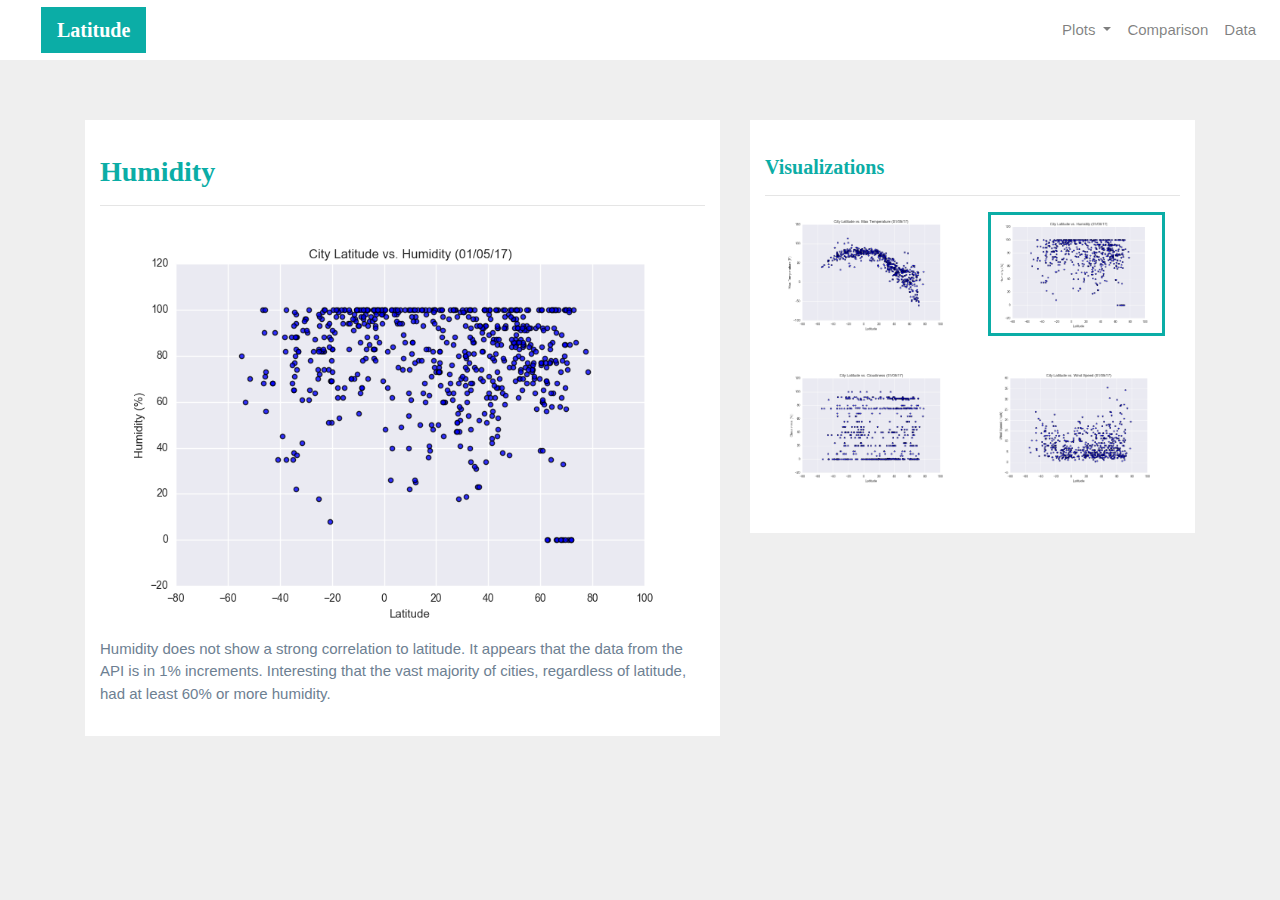
<file: HTML/humidity.html>
<!DOCTYPE html>
<html>

<head>
  <meta charset="utf-8" />
  <meta http-equiv="X-UA-Compatible" content="IE=edge">
  <title>Humidity</title>
  <meta name="viewport" content="width=device-width, initial-scale=1">


  <!-- Bootstrap CSS -->
  <link rel="stylesheet" href="https://maxcdn.bootstrapcdn.com/bootstrap/4.0.0/css/bootstrap.min.css" integrity="sha384-Gn5384xqQ1aoWXA+058RXPxPg6fy4IWvTNh0E263XmFcJlSAwiGgFAW/dAiS6JXm"
    crossorigin="anonymous">

  <!--CSS Link-->
  <link rel="stylesheet" type="text/css" href="style.css">

</head>

<body>
  <!-- Navigation Section -->
  <div class="navigation">
    <nav class="navbar navbar-expand-lg navbar-light">
      <a class="navbar-brand" style="background-color:  rgb(11, 173, 166);" href="index.html">Latitude</a>
      <button class="navbar-toggler  border border-white" type="button" data-toggle="collapse" data-target="#navbarNavDropdown"
        aria-controls="navbarNavDropdown" aria-expanded="false" aria-label="Toggle navigation">
        <span class="navbar-toggler-icon"></span>
      </button>
      <div class="collapse navbar-collapse" id="navbarNavDropdown">
        <ul class="navbar-nav ml-auto">
          <li class="nav-item dropdown">
            <a class="nav-link dropdown-toggle" href="#" id="navbarDropdownMenuLink" data-toggle="dropdown"
              aria-haspopup="true" aria-expanded="false">
              Plots
            </a>
            <div class="dropdown-menu" aria-labelledby="navbarDropdownMenuLink">
              <a class="dropdown-item" href="maxtemp.html">Max Temperature</a>
              <a class="dropdown-item active" href="humidity.html">Humidity</a>
              <a class="dropdown-item" href="cloud.html">Cloudiness</a>
              <a class="dropdown-item" href="wind.html">Wind Speed</a>
            </div>
          </li>
          <li class="nav-item">
            <a class="nav-link" href="comparisons.html">Comparison</a>
          </li>
          <li class="nav-item">
            <a class="nav-link" href="data.html">Data</a>
          </li>

        </ul>
      </div>
    </nav>
  </div>
  <!-- Content Section -->
  <div class="container">
    <div class="row">
      <div class="col-lg-7 col-md-12">
        <!-- Left box  -->
        <div class="box">
          <h3 class="title">Humidity</h3>
          <hr>
          <img src="Resources/assets/images/Fig2.png" alt="Humidity Graph">
          <p>Humidity does not show a strong correlation to latitude. It appears that the data from the API is in 1% increments. Interesting that the vast majority of cities, regardless of latitude, had at least 60% or more humidity.</p>
        </div>
      </div>
      <div class="col-lg-5 col-md-12">
        <!-- Right Box -->
        <div class="box">
          <h5 class="title">Visualizations</h5>
          <hr>


          <div class="container">
            <div class="row" style="padding-bottom: 30px;">
              <div class="col-6">
                <a href="maxtemp.html">
                  <img class="panel" src="Resources/assets/images/Fig1.png" alt="Max Temperature Image">
                </a>
              </div>
              <div class="col-6">
                <a href="humidity.html">
                  <img class="panel active" src="Resources/assets/images/Fig2.png" alt="Humidity Graph">
                </a>
              </div>
            </div>

            <div class="row" style="padding-bottom: 30px;">
              <div class="col-6">
                <a href="cloud.html">
                  <img class="panel" src="Resources/assets/images/Fig3.png" alt="Cloudiness Graph">
                </a>
              </div>
              <div class="col-6">
                <a href="wind.html">
                  <img class="panel" src="Resources/assets/images/Fig4.png" alt="Wind Speed Graph">
                </a>
              </div>


            </div>
          </div>


        </div>
      </div>
    </div>
  </div>

 <!-- Bootstrap JS -->
 <script src="https://code.jquery.com/jquery-3.2.1.slim.min.js" integrity="sha384-KJ3o2DKtIkvYIK3UENzmM7KCkRr/rE9/Qpg6aAZGJwFDMVNA/GpGFF93hXpG5KkN"
 crossorigin="anonymous"></script>
<script src="https://cdnjs.cloudflare.com/ajax/libs/popper.js/1.12.9/umd/popper.min.js" integrity="sha384-ApNbgh9B+Y1QKtv3Rn7W3mgPxhU9K/ScQsAP7hUibX39j7fakFPskvXusvfa0b4Q"
 crossorigin="anonymous"></script>
<script src="https://maxcdn.bootstrapcdn.com/bootstrap/4.0.0/js/bootstrap.min.js" integrity="sha384-JZR6Spejh4U02d8jOt6vLEHfe/JQGiRRSQQxSfFWpi1MquVdAyjUar5+76PVCmYl"
 crossorigin="anonymous"></script>
</body>

</html>
</file>
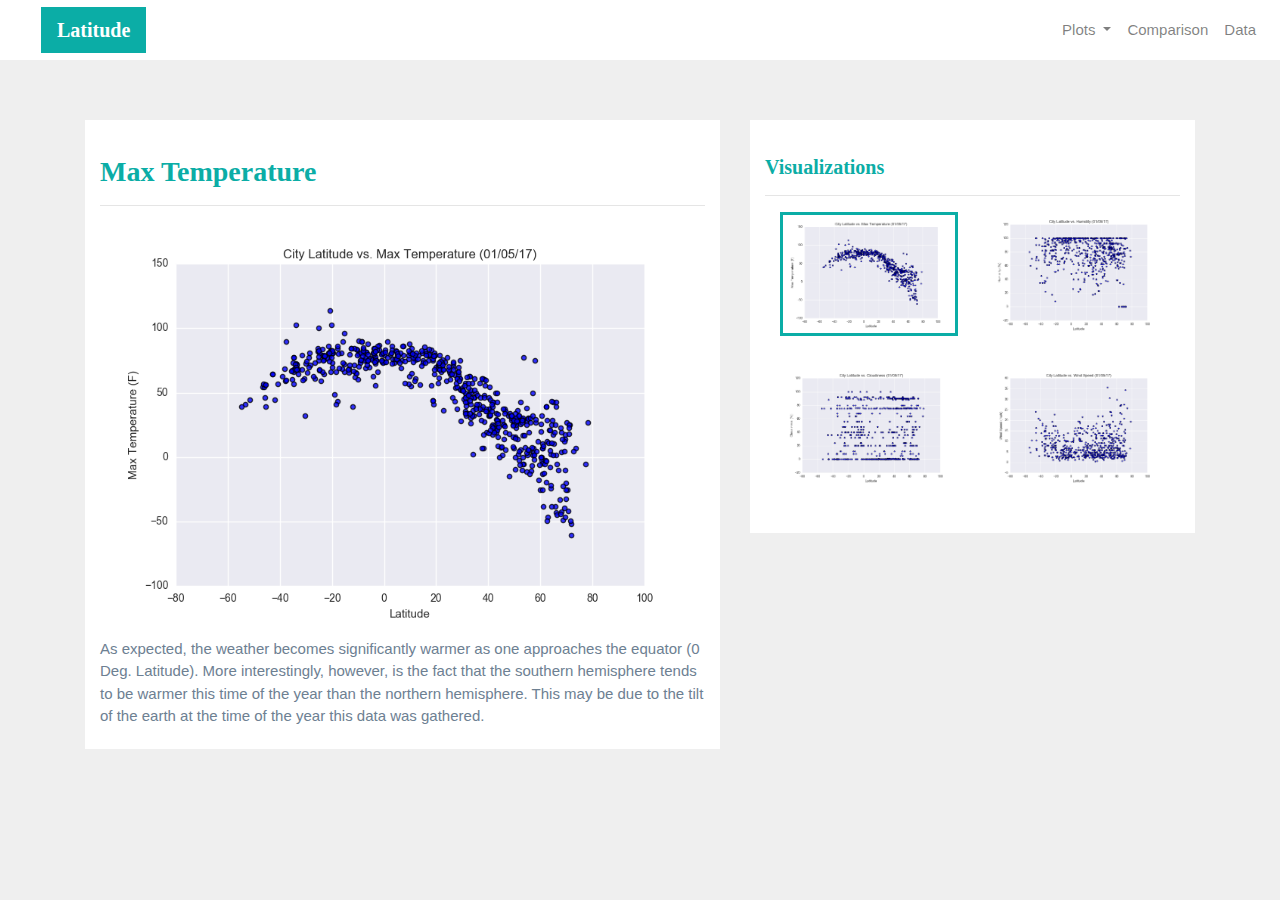
<file: HTML/maxtemp.html>
<!DOCTYPE html>
<html>

<head>
  <meta charset="utf-8" />
  <meta http-equiv="X-UA-Compatible" content="IE=edge">
  <title>Maximum Temperature</title>
  <meta name="viewport" content="width=device-width, initial-scale=1">

  <!-- Bootstrap CSS -->
  <link rel="stylesheet" href="https://maxcdn.bootstrapcdn.com/bootstrap/4.0.0/css/bootstrap.min.css" integrity="sha384-Gn5384xqQ1aoWXA+058RXPxPg6fy4IWvTNh0E263XmFcJlSAwiGgFAW/dAiS6JXm"
    crossorigin="anonymous">

  <!--CSS Link-->
  <link rel="stylesheet" type="text/css" href="style.css">

</head>

<body>
  <!-- Navigation Section -->
  <div class="navigation">
    <nav class="navbar navbar-expand-lg navbar-light">
      <a class="navbar-brand" style="background-color:  rgb(11, 173, 166);" href="index.html">Latitude</a>
      <button class="navbar-toggler  border border-white" type="button" data-toggle="collapse" data-target="#navbarNavDropdown"
        aria-controls="navbarNavDropdown" aria-expanded="false" aria-label="Toggle navigation">
        <span class="navbar-toggler-icon"></span>
      </button>
      <div class="collapse navbar-collapse" id="navbarNavDropdown">
        <ul class="navbar-nav ml-auto">
          <li class="nav-item dropdown">
            <a class="nav-link dropdown-toggle" href="#" id="navbarDropdownMenuLink" data-toggle="dropdown"
              aria-haspopup="true" aria-expanded="false">
              Plots
            </a>
            <div class="dropdown-menu" aria-labelledby="navbarDropdownMenuLink">
              <a class="dropdown-item active" href="maxtemp.html">Max Temperature</a>
              <a class="dropdown-item" href="humid.html">Humidity</a>
              <a class="dropdown-item" href="cloud.html">Cloudiness</a>
              <a class="dropdown-item" href="wind.html">Wind Speed</a>
            </div>
          </li>
          <li class="nav-item">
            <a class="nav-link" href="comparisons.html">Comparison</a>
          </li>
          <li class="nav-item">
            <a class="nav-link" href="data.html">Data</a>
          </li>

        </ul>
      </div>
    </nav>
  </div>
  <!-- Content Section -->
  <div class="container">
    <div class="row">
      <div class="col-lg-7 col-md-12">
        <!-- Left box  -->
        <div class="box" style="padding-bottom: 5px;">
          <h3 class="title">Max Temperature</h3>
          <hr>
          <img src="Resources/assets/images/Fig1.png" alt="Max Temperature Graph">
          <p>As expected, the weather becomes significantly warmer as one approaches the equator (0 Deg. Latitude).
            More interestingly, however, is the fact that the southern hemisphere tends to be warmer this time of the
            year than the northern hemisphere. This may be due to the tilt of the earth at the time of the year this
            data was gathered.</p>
        </div>
      </div>
      <div class="col-lg-5 col-md-12">
        <!-- Right Box -->
        <div class="box">
          <h5 class="title">Visualizations</h5>
          <hr>


          <div class="container">
            <div class="row" style="padding-bottom: 30px;">
              <div class="col-6">
                <a href="maxtemp.html">
                  <img class="panel active" src="Resources/assets/images/Fig1.png" alt="Max Temperature Image">
                </a>
              </div>
              <div class="col-6">
                <a href="humidity.html">
                  <img class="panel" src="Resources/assets/images/Fig2.png" alt="Humidity Graph">
                </a>
              </div>
            </div>

            <div class="row" style="padding-bottom: 30px;">
              <div class="col-6">
                <a href="cloud.html">
                  <img class="panel" src="Resources/assets/images/Fig3.png" alt="Cloudiness Graph">
                </a>
              </div>
              <div class="col-6">
                <a href="wind.html">
                  <img class="panel" src="Resources/assets/images/Fig4.png" alt="Wind Speed Graph">
                </a>
              </div>


            </div>
          </div>


        </div>
      </div>
    </div>
  </div>
 <!-- Bootstrap JS -->
 <script src="https://code.jquery.com/jquery-3.2.1.slim.min.js" integrity="sha384-KJ3o2DKtIkvYIK3UENzmM7KCkRr/rE9/Qpg6aAZGJwFDMVNA/GpGFF93hXpG5KkN"
 crossorigin="anonymous"></script>
<script src="https://cdnjs.cloudflare.com/ajax/libs/popper.js/1.12.9/umd/popper.min.js" integrity="sha384-ApNbgh9B+Y1QKtv3Rn7W3mgPxhU9K/ScQsAP7hUibX39j7fakFPskvXusvfa0b4Q"
 crossorigin="anonymous"></script>
<script src="https://maxcdn.bootstrapcdn.com/bootstrap/4.0.0/js/bootstrap.min.js" integrity="sha384-JZR6Spejh4U02d8jOt6vLEHfe/JQGiRRSQQxSfFWpi1MquVdAyjUar5+76PVCmYl"
 crossorigin="anonymous"></script>
</html>
</file>
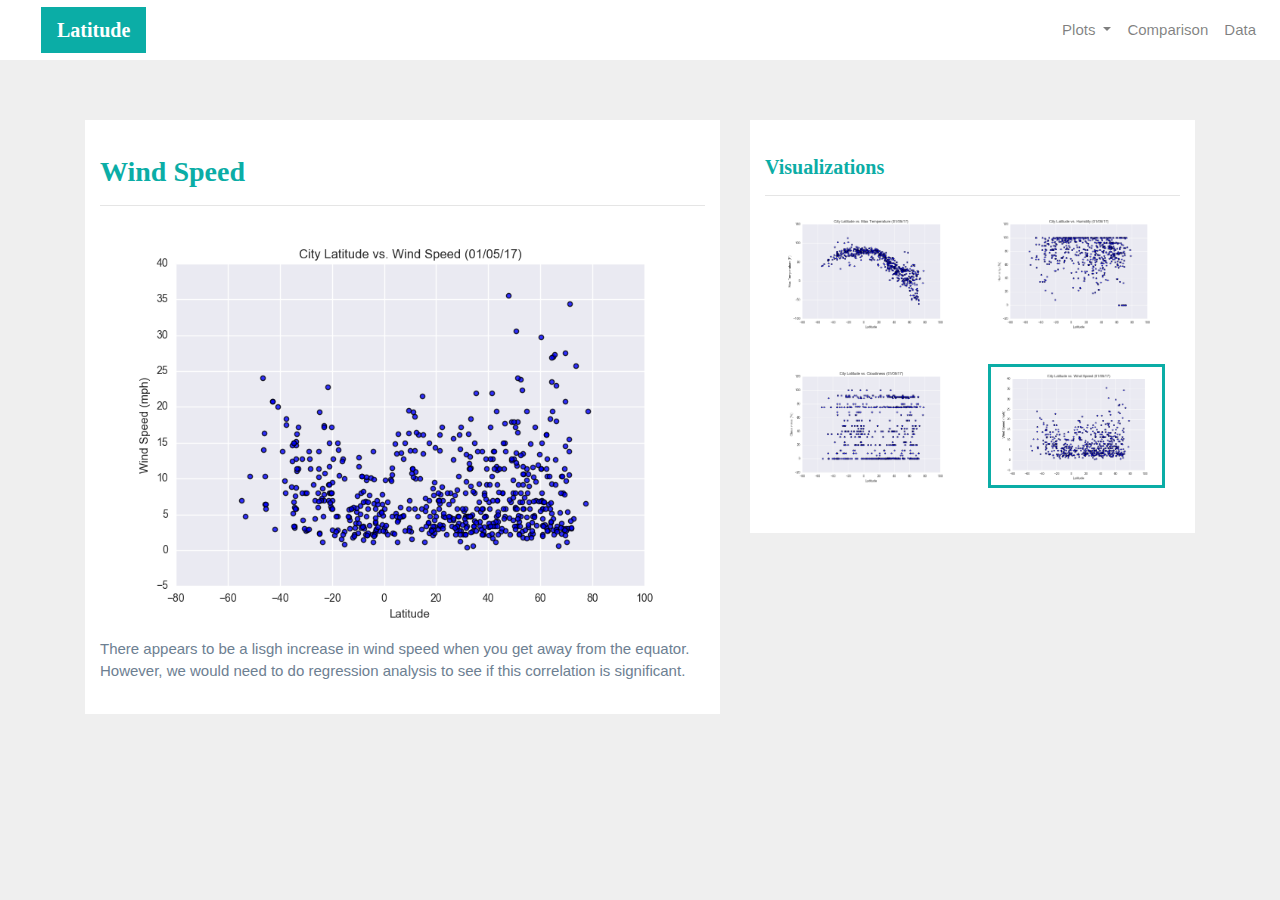
<file: HTML/wind.html>
<!DOCTYPE html>
<html>

<head>
  <meta charset="utf-8" />
  <meta http-equiv="X-UA-Compatible" content="IE=edge">
  <title>Windiness</title>
  <meta name="viewport" content="width=device-width, initial-scale=1">

  <!-- Bootstrap CSS -->
  <link rel="stylesheet" href="https://maxcdn.bootstrapcdn.com/bootstrap/4.0.0/css/bootstrap.min.css" integrity="sha384-Gn5384xqQ1aoWXA+058RXPxPg6fy4IWvTNh0E263XmFcJlSAwiGgFAW/dAiS6JXm"
    crossorigin="anonymous">
  <!--CSS Link-->
  <link rel="stylesheet" type="text/css" href="style.css">
</head>

<body>
  <!-- Navigation Section -->
  <div class="navigation">
    <nav class="navbar navbar-expand-lg navbar-light">
      <a class="navbar-brand" style="background-color:  rgb(11, 173, 166);" href="index.html">Latitude</a>
      <button class="navbar-toggler border border-white" type="button" data-toggle="collapse" data-target="#navbarNavDropdown"
        aria-controls="navbarNavDropdown" aria-expanded="false" aria-label="Toggle navigation">
        <span class="navbar-toggler-icon"></span>
      </button>
      <div class="collapse navbar-collapse" id="navbarNavDropdown">
        <ul class="navbar-nav ml-auto">
          <li class="nav-item dropdown">
            <a class="nav-link dropdown-toggle" href="#" id="navbarDropdownMenuLink" data-toggle="dropdown"
              aria-haspopup="true" aria-expanded="false">
              Plots
            </a>
            <div class="dropdown-menu" aria-labelledby="navbarDropdownMenuLink">
              <a class="dropdown-item" href="maxtemp.html">Max Temperature</a>
              <a class="dropdown-item" href="humidity.html">Humidity</a>
              <a class="dropdown-item" href="cloud.html">Cloudiness</a>
              <a class="dropdown-item active" href="wind.html">Wind Speed</a>
            </div>
          </li>
          <li class="nav-item">
            <a class="nav-link" href="comparisons.html">Comparison</a>
          </li>
          <li class="nav-item">
            <a class="nav-link" href="data.html">Data</a>
          </li>

        </ul>
      </div>
    </nav>
  </div>
  <!-- Content Section -->
  <div class="container">
    <div class="row">
      <div class="col-lg-7 col-md-12">
        <!-- Left box  -->
        <div class="box">
          <h3 class="title">Wind Speed</h3>
          <hr>
          <img src="Resources/assets/images/Fig4.png" alt="Wind Speed Graph">
          <p>There appears to be a lisgh increase in wind speed when you get away from the equator. However, we would need to do regression analysis to see if this correlation is significant.</p>
        </div>
      </div>
      <div class="col-lg-5 col-md-12">
        <!-- Right Box -->
        <div class="box">
          <h5 class="title">Visualizations</h5>
          <hr>
          <div class="container">
            <div class="row" style="padding-bottom: 30px;">
              <div class="col-6">
                <a href="maxtemp.html">
                  <img class="panel" src="Resources/assets/images/Fig1.png" alt="Max Temperature Image">
                </a>
              </div>
              <div class="col-6">
                <a href="humidity.html">
                  <img class="panel" src="Resources/assets/images/Fig2.png" alt="Humidity Graph">
                </a>
              </div>
            </div>
            <div class="row" style="padding-bottom: 30px;">
              <div class="col-6">
                <a href="cloud.html">
                  <img class="panel" src="Resources/assets/images/Fig3.png" alt="Cloudiness Graph">
                </a>
              </div>
              <div class="col-6">
                <a href="wind.html">
                  <img class="panel active" src="Resources/assets/images/Fig4.png" alt="Wind Speed Graph">
                </a>
              </div>
            </div>
          </div>
        </div>
      </div>
    </div>
  </div>
 <!-- Bootstrap JS -->
 <script src="https://code.jquery.com/jquery-3.2.1.slim.min.js" integrity="sha384-KJ3o2DKtIkvYIK3UENzmM7KCkRr/rE9/Qpg6aAZGJwFDMVNA/GpGFF93hXpG5KkN"
 crossorigin="anonymous"></script>
<script src="https://cdnjs.cloudflare.com/ajax/libs/popper.js/1.12.9/umd/popper.min.js" integrity="sha384-ApNbgh9B+Y1QKtv3Rn7W3mgPxhU9K/ScQsAP7hUibX39j7fakFPskvXusvfa0b4Q"
 crossorigin="anonymous"></script>
<script src="https://maxcdn.bootstrapcdn.com/bootstrap/4.0.0/js/bootstrap.min.js" integrity="sha384-JZR6Spejh4U02d8jOt6vLEHfe/JQGiRRSQQxSfFWpi1MquVdAyjUar5+76PVCmYl"
 crossorigin="anonymous"></script>
</body>

</html>
</file>
<file: HTML/style.css>
/* Body */
body{
    background-color: rgba(237, 237, 237, 0.897); 
}
/* Navbar */
.navbar{
    max-height: 60px; 
}
.navigation .navbar-brand{
    color: white; 
    margin-left: 25px; 
    padding: inherit; 
    font-weight: bold; 
    background-color: rgb(10, 129, 123);
    font-family: Georgia, 'Times New Roman', Times, serif;
}
.navbar{
    background-color: white; 
    font-size: 15px; 
}
.active, .dropdown-menu .dropdown-item:active a:hover{
    background-color:rgba(231, 231, 231, 0.904); 
}
.dropdown-item{
    color: gray; 
}
.dropdown .dropdown-menu .dropdown-item:active, .dropdown .dropdown-menu .dropdown-item:hover{
    background-color:rgba(231, 231, 231, 0.904); 
}
a{
    color: gray;
    font-size: 15px; 
}
.nav-link:hover{
    background-color:rgba(231, 231, 231, 0.904);
   }

.navbar-brand:hover{
color: rgb(175, 175, 175);
}

/* Title Class  */
.title{
    color: #0BADA6;  
    font-family: Georgia, 'Times New Roman', Times, serif;
    font-weight: bold; 
    padding-top: 25px; 
}
/* Paragraph Element */
p{
 color: #6D8092;
 font-family: Arial, Helvetica, sans-serif;
 font-size: 15px; 
}
/* Box Class */
.box {
    margin-top: 60px; 
    margin-bottom: 60px; 
    padding: 10px 15px 15px; 
    color:black;
    background-color: white; 

  }
/* Table */
  .table{
    font-size: 15px; 
    border-top-color: white ; 
}
/* Footer */
footer{
background-color: gray; 
border-top-style: solid; 
border-top-width: 5px; 
border-top-color:  rgb(11, 173, 166);
color: white; 
min-height: 55px; 
font-family: Arial, Helvetica, sans-serif;
font-size: 15px; 
text-align: center; 
position: fixed;
left: 0;
bottom: 0;
width: 100%;
padding-top: 15px; 
}

/* Images */
img{
    width:100%;
    height:100%;
}
.active, .panel:hover{
    border-color: rgb(11, 173, 166);
    border-style: solid; 
    
}
.vizualization{
    width:50%;
    height:50%;
}


/* Media Queries */
@media(max-width: 840px){
.navbar-expand-lg{
background-color:  rgb(11, 173, 166);
}
.navbar{
    max-height: none; 
    padding: inherit;
}
.navbar div{
    margin: inherit; 
    background-color: white;  
}
.navbar-brand{
    padding: 10px; 
}

button{
    margin-right: 30px; 
}
button:focus {

    outline: 1px dotted;
    outline: 5px auto -webkit-focusring-color;
    
    }
}
</file>
